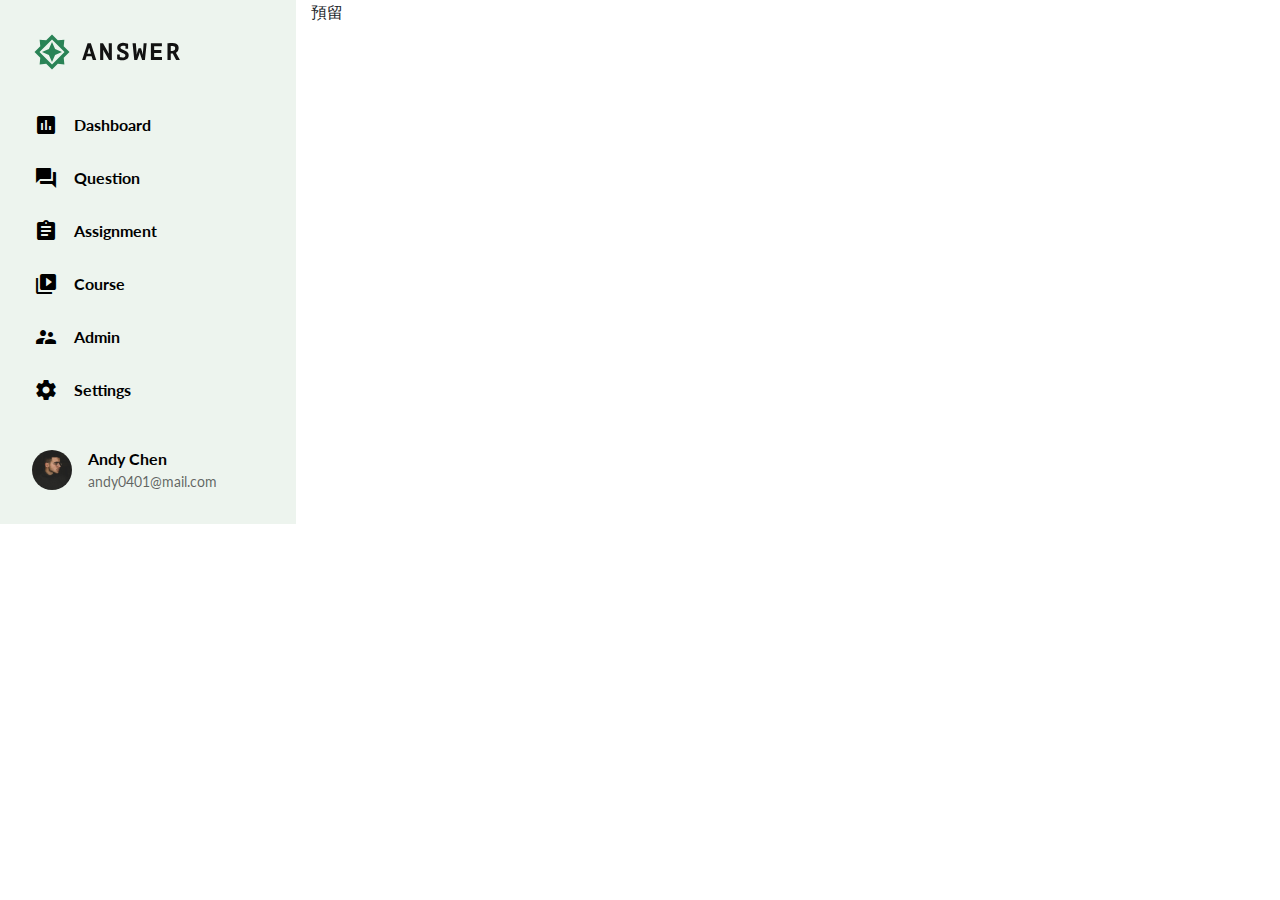
<file: index.html>
<!DOCTYPE html>
<html lang="en">

<head>
  <meta charset="UTF-8">
  <meta name="viewport" content="width=device-width, initial-scale=1.0">
  <meta http-equiv="X-UA-Compatible" content="ie=edge">
  <title>Index</title>
  <link rel="stylesheet" href="https://cdnjs.cloudflare.com/ajax/libs/font-awesome/5.13.0/css/all.min.css" />
  <link href="https://fonts.googleapis.com/css2?family=Lato:wght@400;700&display=swap" rel="stylesheet">
  <link href="https://fonts.googleapis.com/css2?family=Roboto+Mono&display=swap" rel="stylesheet">
  <link href="https://fonts.googleapis.com/icon?family=Material+Icons" rel="stylesheet">
  <link rel="stylesheet" href="./assets/style/all.css">
</head>

<body>
  <div class="d-flex">
    <aside class="sidebar d-flex flex-column py-5 bg-primary">
      <h1 class="logo mb-5 pl-5"><a href="#"></a></h1>
      <ul class="menu">
        <li>
          <a href="#" class="font-weight-bold"><i class="material-icons mr-3">insert_chart</i>Dashboard</a>
        </li>
        <li>
          <a href="#" class="font-weight-bold"><i class="material-icons mr-3">forum</i>Question</a>
        </li>
        <li>
          <a href="assignment.html" class="font-weight-bold"><i class="material-icons mr-3">assignment</i>Assignment</a>
        </li>
        <li>
          <a href="#" class="font-weight-bold"><i class="material-icons mr-3">video_library</i>Course</a>
        </li>
        <li>
          <a href="admin.html" class="font-weight-bold"><i class="material-icons mr-3">supervisor_account</i>Admin</a>
        </li>
        <li>
          <a href="#" class="font-weight-bold"><i class="material-icons mr-3">settings</i>Settings</a>
        </li>
      </ul>
      <div class="user d-flex align-items-center mt-auto pl-5">
        <a href="#"><img src="./assets/images/andychen.jpeg" alt="" class="user__avatar"></a>
        <div class="user__detail ml-3">
          <a href="#" class="user__detail__name mb-1 font-weight-bold">Andy Chen</a>
          <p class="user__detail__other mb-0 text-dark fz-14">andy0401@mail.com</p>
        </div>
      </div>
    </aside>

    
<div class="container">
  <p>預留</p>
</div>

  </div>
  <script src="./assets/js/vendors.js"></script>
  <script src="./assets/js/all.js"></script>
</body>

</html>
</file>
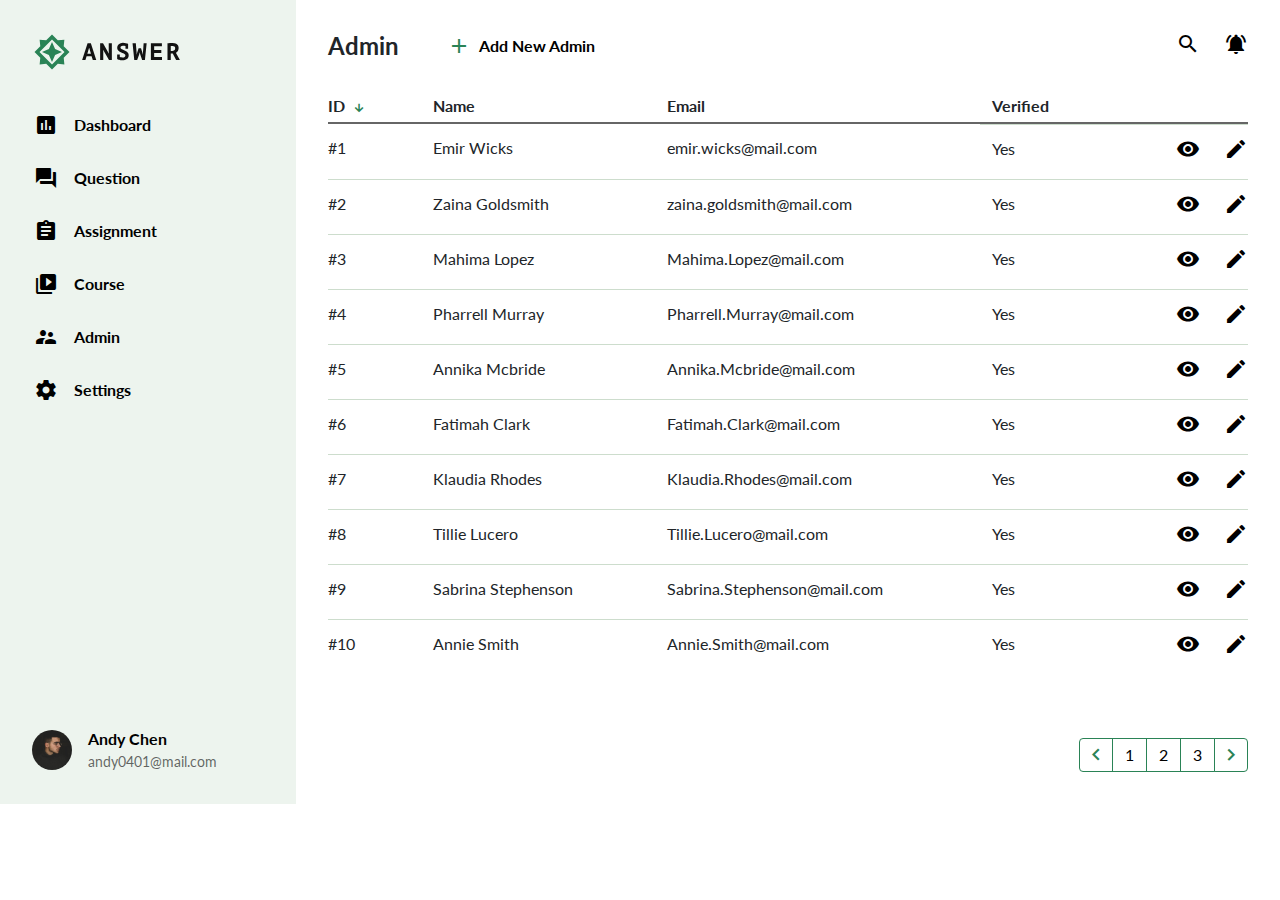
<file: admin.html>
<!DOCTYPE html>
<html lang="en">

<head>
  <meta charset="UTF-8">
  <meta name="viewport" content="width=device-width, initial-scale=1.0">
  <meta http-equiv="X-UA-Compatible" content="ie=edge">
  <title>Admin</title>
  <link rel="stylesheet" href="https://cdnjs.cloudflare.com/ajax/libs/font-awesome/5.13.0/css/all.min.css" />
  <link href="https://fonts.googleapis.com/css2?family=Lato:wght@400;700&display=swap" rel="stylesheet">
  <link href="https://fonts.googleapis.com/css2?family=Roboto+Mono&display=swap" rel="stylesheet">
  <link href="https://fonts.googleapis.com/icon?family=Material+Icons" rel="stylesheet">
  <link rel="stylesheet" href="./assets/style/all.css">
</head>

<body>
  <div class="d-flex">
    <aside class="sidebar d-flex flex-column py-5 bg-primary">
      <h1 class="logo mb-5 pl-5"><a href="#"></a></h1>
      <ul class="menu">
        <li>
          <a href="#" class="font-weight-bold"><i class="material-icons mr-3">insert_chart</i>Dashboard</a>
        </li>
        <li>
          <a href="#" class="font-weight-bold"><i class="material-icons mr-3">forum</i>Question</a>
        </li>
        <li>
          <a href="assignment.html" class="font-weight-bold"><i class="material-icons mr-3">assignment</i>Assignment</a>
        </li>
        <li>
          <a href="#" class="font-weight-bold"><i class="material-icons mr-3">video_library</i>Course</a>
        </li>
        <li>
          <a href="admin.html" class="font-weight-bold"><i class="material-icons mr-3">supervisor_account</i>Admin</a>
        </li>
        <li>
          <a href="#" class="font-weight-bold"><i class="material-icons mr-3">settings</i>Settings</a>
        </li>
      </ul>
      <div class="user d-flex align-items-center mt-auto pl-5">
        <a href="#"><img src="./assets/images/andychen.jpeg" alt="" class="user__avatar"></a>
        <div class="user__detail ml-3">
          <a href="#" class="user__detail__name mb-1 font-weight-bold">Andy Chen</a>
          <p class="user__detail__other mb-0 text-dark fz-14">andy0401@mail.com</p>
        </div>
      </div>
    </aside>

    

<main class="admin container px-3 mx-3">
  <nav class="d-flex justify-content-between mt-5 mb-5">
    <div class="d-flex">
      <h4 class="h4 font-weight-bold mr-6 mb-0">Admin</h4>
      <!-- Button trigger modal -->
      <a href="#" data-toggle="modal" data-target="#addModal"><i
          class="material-icons text-secondary align-middle mr-2">add</i><span class="font-weight-bold align-middle">Add
          New Admin</span></a>
    </div>
    <div class="d-flex">
      <a href="#" class="mr-4"><i class="material-icons">search</i></a>
      <a href="#"><i class="material-icons">notifications_active</i></a>
    </div>
  </nav>

  <table class="table table-hover">
    <thead>
      <tr>
        <th scope="col" class="border-top-0 border-dark pt-0 pb-1 pl-0">ID<a href="#" class="ml-2"><i
              class="material-icons text-secondary align-middle fz-12 font-weight-bold">arrow_downward</i></a></th>
        <th scope="col" class="border-top-0 border-dark pt-0 pb-1">Name</th>
        <th scope="col" class="border-top-0 border-dark pt-0 pb-1">Email</th>
        <th scope="col" class="border-top-0 border-dark pt-0 pb-1">Verified</th>
      </tr>
    </thead>
    <tbody>
      <tr>
        <td scope="row" class="pl-0">#1</th>
        <td>Emir Wicks</td>
        <td>emir.wicks@mail.com</td>
        <td class="d-flex justify-content-between pr-0"><span>Yes</span><span><a href="#" class="mr-4"
              data-toggle="modal" data-target="#viewModal"><i class="material-icons">remove_red_eye</i><a href="#"
                data-toggle="modal" data-target="#editModal"><i class="material-icons">edit</i></a></a></span></td>
      </tr>
      <tr>
        <td scope="row" class="pl-0">#2</td>
        <td>Zaina Goldsmith</td>
        <td>zaina.goldsmith@mail.com</td>
        <td class="d-flex justify-content-between pr-0"><span>Yes</span><span><a href="#" class="mr-4"
              data-toggle="modal" data-target="#viewModal"><i class="material-icons">remove_red_eye</i><a href="#"
                data-toggle="modal" data-target="#editModal"><i class="material-icons">edit</i></a></a></span></td>
      </tr>
      <tr>
        <td scope="row" class="pl-0">#3</td>
        <td>Mahima Lopez</td>
        <td>Mahima.Lopez@mail.com</td>
        <td class="d-flex justify-content-between pr-0"><span>Yes</span><span><a href="#" class="mr-4"
              data-toggle="modal" data-target="#viewModal"><i class="material-icons">remove_red_eye</i><a href="#"
                data-toggle="modal" data-target="#editModal"><i class="material-icons">edit</i></a></a></span></td>
      </tr>
      <tr>
        <td scope="row" class="pl-0">#4</td>
        <td>Pharrell Murray</td>
        <td>Pharrell.Murray@mail.com</td>
        <td class="d-flex justify-content-between pr-0"><span>Yes</span><span><a href="#" class="mr-4"
              data-toggle="modal" data-target="#viewModal"><i class="material-icons">remove_red_eye</i><a href="#"
                data-toggle="modal" data-target="#editModal"><i class="material-icons">edit</i></a></a></span></td>
      </tr>
      <tr>
        <td scope="row" class="pl-0">#5</td>
        <td>Annika Mcbride</td>
        <td>Annika.Mcbride@mail.com</td>
        <td class="d-flex justify-content-between pr-0"><span>Yes</span><span><a href="#" class="mr-4"
              data-toggle="modal" data-target="#viewModal"><i class="material-icons">remove_red_eye</i><a href="#"
                data-toggle="modal" data-target="#editModal"><i class="material-icons">edit</i></a></a></span></td>
      </tr>
      <tr>
        <td scope="row" class="pl-0">#6</td>
        <td>Fatimah Clark</td>
        <td>Fatimah.Clark@mail.com</td>
        <td class="d-flex justify-content-between pr-0"><span>Yes</span><span><a href="#" class="mr-4"
              data-toggle="modal" data-target="#viewModal"><i class="material-icons">remove_red_eye</i><a href="#"
                data-toggle="modal" data-target="#editModal"><i class="material-icons">edit</i></a></a></span></td>
      </tr>
      <tr>
        <td scope="row" class="pl-0">#7</td>
        <td>Klaudia Rhodes</td>
        <td>Klaudia.Rhodes@mail.com</td>
        <td class="d-flex justify-content-between pr-0"><span>Yes</span><span><a href="#" class="mr-4"
              data-toggle="modal" data-target="#viewModal"><i class="material-icons">remove_red_eye</i><a href="#"
                data-toggle="modal" data-target="#editModal"><i class="material-icons">edit</i></a></a></span></td>
      </tr>
      <tr>
        <td scope="row" class="pl-0">#8</td>
        <td>Tillie Lucero</td>
        <td>Tillie.Lucero@mail.com</td>
        <td class="d-flex justify-content-between pr-0"><span>Yes</span><span><a href="#" class="mr-4"
              data-toggle="modal" data-target="#viewModal"><i class="material-icons">remove_red_eye</i><a href="#"
                data-toggle="modal" data-target="#editModal"><i class="material-icons">edit</i></a></a></span></td>
      </tr>
      <tr>
        <td scope="row" class="pl-0">#9</td>
        <td>Sabrina Stephenson</td>
        <td>Sabrina.Stephenson@mail.com</td>
        <td class="d-flex justify-content-between pr-0"><span>Yes</span><span><a href="#" class="mr-4"
              data-toggle="modal" data-target="#viewModal"><i class="material-icons">remove_red_eye</i><a href="#"
                data-toggle="modal" data-target="#editModal"><i class="material-icons">edit</i></a></a></span></td>
      </tr>
      <tr>
        <td scope="row" class="pl-0">#10</td>
        <td>Annie Smith</td>
        <td>Annie.Smith@mail.com</td>
        <td class="d-flex justify-content-between pr-0"><span>Yes</span><span><a href="#" class="mr-4"
              data-toggle="modal" data-target="#viewModal"><i class="material-icons">remove_red_eye</i><a href="#"
                data-toggle="modal" data-target="#editModal"><i class="material-icons">edit</i></a></a></span></td>
      </tr>
    </tbody>
  </table>
  <nav aria-label="Page navigation example">
    <ul class="pagination d-flex justify-content-end pt-6 mb-5">
      <li class="page-item">
        <a class="page-link page-prev page-focus px-1 py-1" href="#" aria-label="Previous">
          <i aria-hidden="true" class="material-icons align-middle">keyboard_arrow_left</i>
        </a>
      </li>
      <li class="page-item"><a class="page-link page-focus py-1 lh-1dot5" href="#">1</a></li>
      <li class="page-item"><a class="page-link page-focus py-1 lh-1dot5" href="#">2</a></li>
      <li class="page-item"><a class="page-link page-focus py-1 lh-1dot5" href="#">3</a></li>
      <li class="page-item">
        <a class="page-link page-next page-focus px-1 py-1" href="#" aria-label="Next">
          <i aria-hidden="true" class="material-icons align-middle">keyboard_arrow_right</i>
        </a>
      </li>
    </ul>
  </nav>

  <!-- addModal -->
  <div class="modal fade" id="addModal" tabindex="-1" role="dialog" aria-labelledby="exampleModalLabel"
    aria-hidden="true">
    <div class="modal-dialog modal-dialog-scrollable">
      <div class="modal-content">
        <div class="modal-header px-5 border-bottom-0">
          <h4 class="modal-title h4 font-weight-bold" id="exampleModalLabel">New Admin</h4>
          <button type="button" class="close" data-dismiss="modal" aria-label="Close">
            <span aria-hidden="true">&times;</span>
          </button>
        </div>
        <div class="modal-body px-5 pb-0">
          <h5 class="h5 font-weight-bold mb-3">Account</h5>
          <div class="form-group">
            <label for="exampleInputName1" class="fz-14 mb-1">Name</label>
            <input type="text" class="form-control border-dark" id="exampleInputName1">
          </div>
          <div class="form-group mb-4">
            <label for="exampleInputEmail1" class="fz-14 mb-1">Email</label>
            <input type="email" class="form-control border-dark" id="exampleInputEmail1"
              aria-describedby="emailHelp">
          </div>
          <div class="border-bottom"></div>
          <h5 class="h5 font-weight-bold mt-4 mb-3">Verification</h5>
          <i class="material-icons text-danger mr-2 align-middle">warning</i><span
            class="align-middle font-weight-bold">Unverified</span>
          <button type="button"
            class="btn btn-outline-secondary border d-block w-100 mt-3 mb-4 py-3 font-weight-bold">Send Verification
            Mail</button>
          <div class="border-bottom"></div>
          <div class="form-group">
            <label for="accessLevel" class="h5 font-weight-bold mt-4 mb-3">Access Level</label>
            <select
              class="custom-select custom-select-lg d-block w-100 h-auto fz-16 py-3 border-dark admin-access-level mb-4"
              id="accessLevel">
              <option selected class="text-dark">-Choose access level-</option>
              <option value="1">One</option>
              <option value="2">Two</option>
              <option value="3">Three</option>
            </select>
          </div>
          <div class="border-bottom"></div>
          <h5 class="h5 mb-3 font-weight-bold">Custom Access</h5>
          <div class="custom-control custom-checkbox mt-4 mb-3 pl-0">
            <input type="checkbox" class="custom-control-input" id="customCheck1">
            <label class="custom-control-label ml-4" for="customCheck1">Lecture</label>
          </div>
          <div class="custom-control custom-checkbox mb-3 pl-0">
            <input type="checkbox" class="custom-control-input" id="customCheck2">
            <label class="custom-control-label ml-4" for="customCheck2">Coupon</label>
          </div>
          <div class="custom-control custom-checkbox mb-3 pl-0">
            <input type="checkbox" class="custom-control-input" id="customCheck3">
            <label class="custom-control-label ml-4" for="customCheck3">Message</label>
          </div>
          <div class="custom-control custom-checkbox mb-3 pl-0">
            <input type="checkbox" class="custom-control-input" id="customCheck4">
            <label class="custom-control-label ml-4" for="customCheck4">Setting</label>
          </div>
          <div class="custom-control custom-checkbox mb-6 pl-0">
            <input type="checkbox" class="custom-control-input" id="customCheck5">
            <label class="custom-control-label ml-4" for="customCheck5">Task menu</label>
          </div>
        </div>
        <div class="modal-footer px-5 pt-0 border-top-0">
          <button type="button" class="btn btn-outline-secondary px-5 py-2 font-weight-bold mr-3"
            data-dismiss="modal">Cancel</button>
          <button type="button" class="btn btn-secondary px-5 py-2 font-weight-bold">Add</button>
        </div>
      </div>
    </div>
  </div>

  <!-- editModal -->
  <div class="modal fade" id="editModal" tabindex="-1" role="dialog" aria-labelledby="exampleModalLabel"
    aria-hidden="true">
    <div class="modal-dialog modal-dialog-scrollable">
      <div class="modal-content">
        <div class="modal-header px-5 py-5 border-bottom-0">
          <h4 class="modal-title h4" id="exampleModalLabel">Edit Admin</h4>
          <button type="button" class="close" data-dismiss="modal" aria-label="Close">
            <span aria-hidden="true">&times;</span>
          </button>
        </div>
        <div class="modal-body px-5 pt-0">
          <h5 class="h5 mb-3">Account</h5>
          <div class="form-group">
            <label for="editInputName" class="mb-1">Name</label>
            <input type="text" class="form-control bg-primary border-0" id="editInputName" aria-describedby="emailHelp" placeholder="Emir Wicks">
          </div>
          <div class="form-group mb-4">
            <label for="editInputEmail" class="mb-1">Email</label>
            <input type="email" class="form-control bg-primary border-0" id="editInputEmail" aria-describedby="emailHelp" placeholder="emir.wicks@mail.com">
          </div>
          <div class="border-bottom"></div>
          <h5 class="h5 mt-4 mb-3">Verification</h5>
          <i class="material-icons text-secondary align-middle mr-2">check_circle</i><span class="align-middle">Verified</span>
          <div class="btn border text-success d-block w-100 mt-3 mb-4 py-3">Send Verification Mail</div>
          <div class="border-bottom"></div>
          <div class="form-group">
            <label for="accessLevelEdit" class="h5 font-weight-bold mt-4 mb-3">Access Level</label>
            <select
              class="custom-select custom-select-lg d-block w-100 h-auto fz-16 py-3 border-dark admin-access-level mb-4"
              id="accessLevelEdit">
              <option selected class="text-dark">-Choose access level-</option>
              <option value="1">One</option>
              <option value="2">Two</option>
              <option value="3">Three</option>
            </select>
          </div>
          <div class="border-bottom"></div>
          <h5 class="h5 mb-3 mt-4 font-weight-bold">Custom Access</h5>
          <div class="custom-control custom-checkbox mt-4 mb-3 pl-0">
            <input type="checkbox" class="custom-control-input" id="lecture">
            <label class="custom-control-label ml-4" for="lecture">Lecture</label>
          </div>
          <div class="custom-control custom-checkbox mb-3 pl-0">
            <input type="checkbox" class="custom-control-input" id="coupon">
            <label class="custom-control-label ml-4" for="coupon">Coupon</label>
          </div>
          <div class="custom-control custom-checkbox mb-3 pl-0">
            <input type="checkbox" class="custom-control-input" id="message">
            <label class="custom-control-label ml-4" for="message">Message</label>
          </div>
          <div class="custom-control custom-checkbox mb-3 pl-0">
            <input type="checkbox" class="custom-control-input" id="setting">
            <label class="custom-control-label ml-4" for="setting">Setting</label>
          </div>
          <div class="custom-control custom-checkbox mb-4 pl-0">
            <input type="checkbox" class="custom-control-input" id="taskMenu">
            <label class="custom-control-label ml-4" for="taskMenu">Task menu</label>
          </div>
          <div class="border-bottom"></div>
          <h5 class="h5 mt-4 mb-3">Deactivate Account</h5>
          <i class="material-icons text-danger mr-2 align-middle">warning</i><span class="text-danger align-middle">This cannot be undone!</span>
          <div class="btn btn-outline-danger d-block w-100 py-3 mt-3 mb-5">Deactivate This Account</div>
        </div>
        <div class="modal-footer border-top-0 mt-3 mx-5 pt-0 px-0">
          <button type="button" class="btn btn-outline-secondary mr-3 mt-0 px-5 py-2 font-weight-bold" data-dismiss="modal">Cancel</button>
          <button type="button" class="btn btn-secondary mx-0 mt-0 px-5 py-2 font-weight-bold">Update</button>
        </div>
      </div>
    </div>
  </div>

  <!-- viewModal -->
  <div class="modal fade" id="viewModal" tabindex="-1" role="dialog" aria-labelledby="exampleModalLabel"
    aria-hidden="true">
    <div class="modal-dialog modal-dialog-centered">
      <div class="modal-content" style="max-width: 480px;">
<!--         <div class="modal-header">
        </div> -->
        <div class="modal-body px-5 pt-5 pb-5">
          <div class="border-0">
            <div class="d-flex">
                <img src="./assets/images/emir.jpeg" alt="" class="align-middle" style="width: 141px;">
                <div class="d-flex flex-column pl-4 pr-0 pt-0 pb-0 w-100">
                  <div class="d-flex justify-content-between">
                    <h6 class="h6 mb-0" id="exampleModalLabel">#1</h6>
                    <button type="button" class="close" data-dismiss="modal" aria-label="Close">
                      <span aria-hidden="true">&times;</span>
                    </button>
                  </div>
                  <p class="mb-0">Admin</p>
                  <h5 class="h5 mb-2 font-weight-bold">Emir Wicks</h5>
                  <p class="mb-3"><small class="text-dark fz-14">emir.wicks@mail.com</small></p>
                  <div class="d-flex justify-content-between">
                    <button class="btn bg-primary py-1 px-2 fz-14 d-inline-block align-middle">Verified</button>
                    <a href="#" class="viewExpand"><i class="material-icons text-secondary align-middle">keyboard_arrow_down</i></a>
                  </div>
                </div>
            </div>
          </div>
        </div>
        <div class="modal-footer pt-0 pb-5 border-top-0 d-none">
          <button type="button" class="btn btn-outline-danger my-0 font-weight-bold px-5 py-2 mr-3" data-dismiss="modal">Deactivate</button>
          <button type="button" class="btn btn-secondary my-0 font-weight-bold px-5 py-2">Edit</button>
        </div>
      </div>
    </div>
  </div>

</main>

  </div>
  <script src="./assets/js/vendors.js"></script>
  <script src="./assets/js/all.js"></script>
</body>

</html>
</file>
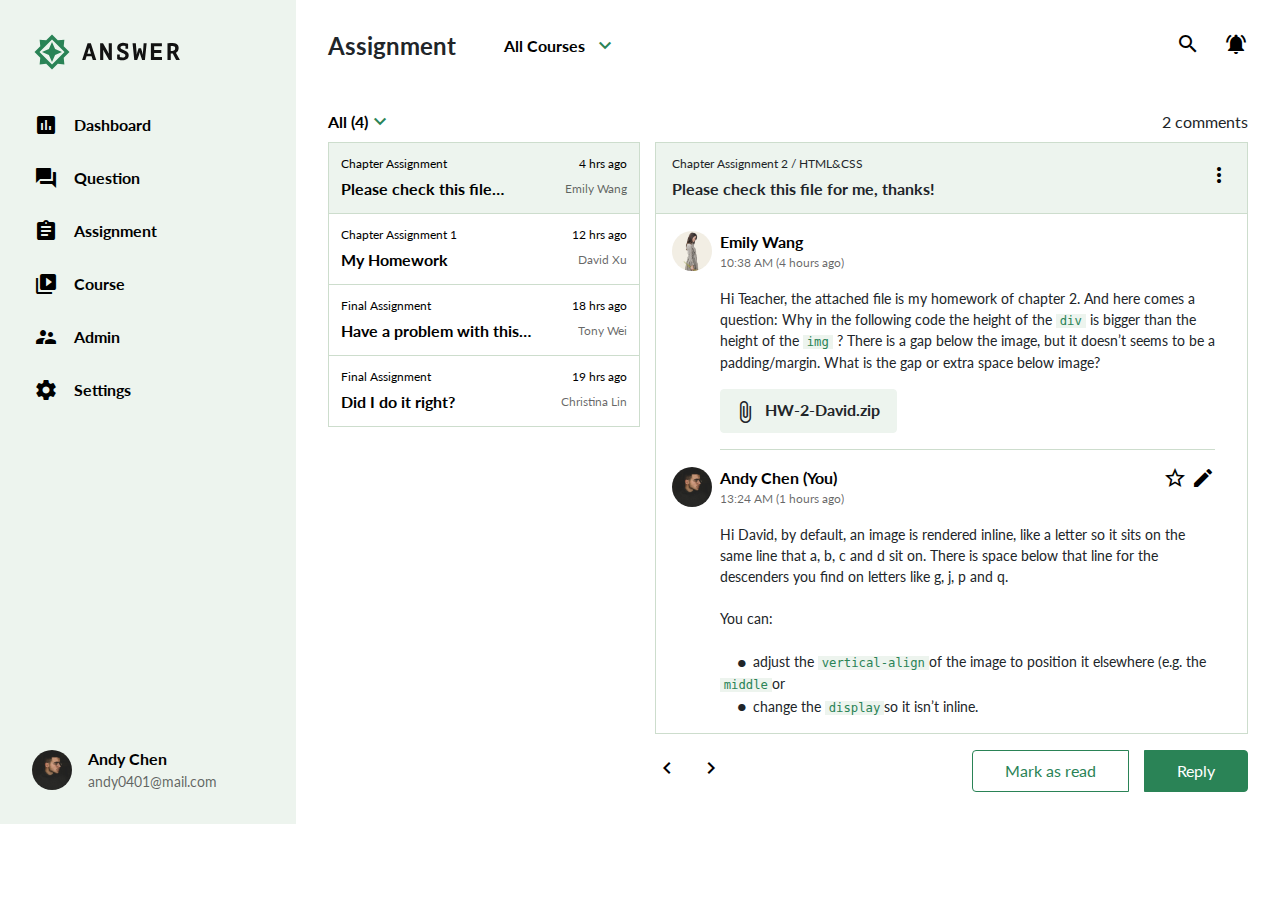
<file: assignment.html>
<!DOCTYPE html>
<html lang="en">

<head>
  <meta charset="UTF-8">
  <meta name="viewport" content="width=device-width, initial-scale=1.0">
  <meta http-equiv="X-UA-Compatible" content="ie=edge">
  <title>Assignment</title>
  <link rel="stylesheet" href="https://cdnjs.cloudflare.com/ajax/libs/font-awesome/5.13.0/css/all.min.css" />
  <link href="https://fonts.googleapis.com/css2?family=Lato:wght@400;700&display=swap" rel="stylesheet">
  <link href="https://fonts.googleapis.com/css2?family=Roboto+Mono&display=swap" rel="stylesheet">
  <link href="https://fonts.googleapis.com/icon?family=Material+Icons" rel="stylesheet">
  <link rel="stylesheet" href="./assets/style/all.css">
</head>

<body>
  <div class="d-flex">
    <aside class="sidebar d-flex flex-column py-5 bg-primary">
      <h1 class="logo mb-5 pl-5"><a href="#"></a></h1>
      <ul class="menu">
        <li>
          <a href="#" class="font-weight-bold"><i class="material-icons mr-3">insert_chart</i>Dashboard</a>
        </li>
        <li>
          <a href="#" class="font-weight-bold"><i class="material-icons mr-3">forum</i>Question</a>
        </li>
        <li>
          <a href="assignment.html" class="font-weight-bold"><i class="material-icons mr-3">assignment</i>Assignment</a>
        </li>
        <li>
          <a href="#" class="font-weight-bold"><i class="material-icons mr-3">video_library</i>Course</a>
        </li>
        <li>
          <a href="admin.html" class="font-weight-bold"><i class="material-icons mr-3">supervisor_account</i>Admin</a>
        </li>
        <li>
          <a href="#" class="font-weight-bold"><i class="material-icons mr-3">settings</i>Settings</a>
        </li>
      </ul>
      <div class="user d-flex align-items-center mt-auto pl-5">
        <a href="#"><img src="./assets/images/andychen.jpeg" alt="" class="user__avatar"></a>
        <div class="user__detail ml-3">
          <a href="#" class="user__detail__name mb-1 font-weight-bold">Andy Chen</a>
          <p class="user__detail__other mb-0 text-dark fz-14">andy0401@mail.com</p>
        </div>
      </div>
    </aside>

    

<main class="assignment container-fluid p-0 mx-5">
  <nav class="d-flex mt-5 mb-6">
    <h4 class="h4 mb-0 font-weight-bold mr-6">Assignment</h4>
    <ul class="courses list-unstyled mb-0">
      <li><a href="#"><span class="font-weight-bold mr-2 align-middle">All Courses</span><i
            class="material-icons text-secondary align-bottom">keyboard_arrow_down</i></a></li>
    </ul>
    <a href="#" class="ml-auto"><i class="material-icons">search</i></a>
    <a href="#"><i class="material-icons ml-4">notifications_active</i></a>

  </nav>
  <div class="row ml-0">
    <div class="col-4 px-0">
      <ul class="list-unstyled font-weight-bold mb-2">
        <li><a href="#">All (4)<i class="material-icons text-secondary align-bottom">keyboard_arrow_down</i></a></li>
      </ul>
      <ul class="list list-unstyled">
        <li class="list-item bg-primary border">
          <a href="#" class="d-block px-2 py-2">
            <p class="d-flex justify-content-between align-items-center mx-1 my-1 fz-12"><span>Chapter
                Assignment</span><span>4 hrs ago</span></p>
            <p class="d-flex justify-content-between align-items-center mx-1 mb-1"><span class="font-weight-bold">Please
                check this file…</span><span class="fz-12 text-dark">Emily Wang</span></p>
          </a>
        </li>
        <li class="list-item border-left border-bottom border-right">
          <a href="#" class="d-block px-2 py-2">
            <p class="d-flex justify-content-between align-items-center mx-1 my-1 fz-12"><span>Chapter Assignment
                1</span><span>12 hrs ago</span></p>
            <p class="d-flex justify-content-between align-items-center mx-1 mb-1"><span class="font-weight-bold">My
                Homework</span><span class="fz-12 text-dark">David Xu</span></p>
          </a>
        </li>
        <li class="list-item border-left border-bottom border-right">
          <a href="#" class="d-block px-2 py-2">
            <p class="d-flex justify-content-between align-items-center mx-1 my-1 fz-12"><span>Final
                Assignment</span><span>18 hrs ago</span></p>
            <p class="d-flex justify-content-between align-items-center mx-1 mb-1"><span class="font-weight-bold">Have a
                problem with this…</span><span class="fz-12 text-dark">Tony Wei</span></p>
          </a>
        </li>
        <li class="list-item border-left border-bottom border-right">
          <a href="#" class="d-block px-2 py-2">
            <p class="d-flex justify-content-between align-items-center mx-1 my-1 fz-12"><span>Final
                Assignment</span><span>19 hrs ago</span></p>
            <p class="d-flex justify-content-between align-items-center mx-1 mb-1"><span class="font-weight-bold">Did I
                do it right?</span><span class="fz-12 text-dark">Christina Lin</span></p>
          </a>
        </li>
      </ul>
    </div>
    <div class="col-8">
      <p class="text-right mb-2">2 comments</p>
      <ul class="list list-unstyled border">
        <li class="list-item d-flex justify-content-between align-items-center px-3 py-2 bg-primary  border-bottom">
          <div class="my-1">
            <p class="fz-12 mb-1">Chapter Assignment 2 / HTML&CSS</p>
            <p class="font-weight-bold mb-0">Please check this file for me, thanks!</p>
          </div>
          <a href="#"><i class="material-icons">more_vert</i></a>
        </li>
        <li class="list-item pl-3 pr-5 pt-3">
          <div class="user d-flex align-items-center mb-3">
            <a href="#"><img src="./assets/images/emilywang.jpeg" alt="" class="user__avatar"></a>
            <div class="user__detail ml-2">
              <a href="#" class="user__detail__name mb-1 font-weight-bold">Emily Wang</a>
              <p class="user__detail__other mb-0 text-dark fz-12">10:38 AM (4 hours ago)</p>
            </div>
          </div>
          <p class="fz-14 pl-6">Hi Teacher, the attached file is my homework of chapter 2. And here comes a question:
            Why in the following code the height of the <code class="text-secondary bg-primary px-1">div</code> is
            bigger than the height of the <code class="text-secondary bg-primary px-1">img</code> ? There is a gap below
            the image, but it doesn’t seems to be a padding/margin. What is the gap or extra space below image?</p>
          <a href="#" class="btn btn-primary ml-6 py-2 pr-3 font-weight-bold"><i
              class="material-icons mr-2 align-middle">attach_file</i>HW-2-David.zip</a>
          <div class="border-top ml-6 my-3"></div>
        </li>
        <li class="list-item px-3 pb-3">
          <div class="d-flex justify-content-between">
            <div class="user d-flex align-items-center mb-3">
              <a href="#"><img src="./assets/images/andychen.jpeg" alt="" class="user__avatar"></a>
              <div class="user__detail ml-2">
                <a href="#" class="user__detail__name mb-1 font-weight-bold">Andy Chen (You)</a>
                <p class="user__detail__other mb-0 text-dark fz-12">13:24 AM (1 hours ago)</p>
              </div>
            </div>
            <div class="icon mr-3">
              <a href="#"><i class="material-icons">star_border</i></a>
              <a href=""><i class="material-icons">edit</i></a>
            </div>
          </div>
          <p class="mb-0 fz-14 mr-3 ml-6">Hi David, by default, an image is rendered inline, like a letter so it sits on
            the same line that a, b, c and d sit on. There is space below that line for the descenders you find on
            letters like g, j, p and q. <br><br> You can: <br><br></p>
          <p class="mb-0 fz-14 mr-3 ml-6 pl-3"><span class="fz-20 lh-1 align-middle">• </span><span
              class="align-middle">adjust the <code class="text-secondary bg-primary px-1">vertical-align</code>of the
              image to position it elsewhere (e.g. the</span></p>
          <p class="mb-0 fz-14 mr-3 ml-6"><code class="text-secondary bg-primary px-1">middle</code>or</p>
          <p class="mb-0 fz-14 mr-3 ml-6 pl-3"><span class="fz-20 lh-1 align-middle">• </span><span
              class="align-middle">change the <code class="text-secondary bg-primary px-1">display</code>so it isn’t
              inline.</span></p>
        </li>
      </ul>
      <div class="d-flex justify-content-between align-items-center mb-5">
        <div class="icon">
          <a href="#" class="mr-3"><i class="material-icons">chevron_left</i></a>
          <a href="#"><i class="material-icons">chevron_right</i></a>
        </div>
        <div class="btn-group">
          <button type="button" class="btn btn-outline-secondary mr-3 py-2 px-5" data-toggle="tool">Mark as
            read</button>
          <button type="button" class="btn btn-secondary py-2 px-5 replayQuestion">Reply</button>
        </div>
      </div>
      <div class="d-none replyAnswer flex-column border">
        <ul class="list-unstyled bg-primary mb-0 w-100 border-bottom">
          <li class="px-3 py-3 w-100 d-flex align-items-center">
            <a href="#" class="mr-4"><span class="font-weight-bold">Body Text</span><i class="material-icons ml-2 align-middle">arrow_drop_down</i></a>
            <a href="#" class="mr-4"><i class="material-icons align-middle">format_bold</i></a>
            <a href="#" class="mr-4"><i class="material-icons align-middle">format_italic</i></a>
            <a href="#" class="mr-4"><i class="material-icons align-middle">format_list_bulleted</i></a>
            <a href="#" class="mr-4"><i class="material-icons align-middle">format_list_numbered</i></a>
            <a href="#" class="mr-4"><i class="material-icons align-middle">image</i></a>
            <a href="#" class="mr-4"><i class="material-icons align-middle">insert_link</i></a>
            <a href="#"><i class="material-icons align-middle">code</i></a>
          </li>
        </ul>
        <textarea name="" id="" cols="30" rows="7" class="border-0 px-4 py-3" placeholder="Reply an answer…"></textarea>
        <div class="d-flex justify-content-end pb-3 px-5 mt-2 bg-white">
          <button class="btn btn-outline-secondary font-weight-bold cancel px-5 py-2 mr-3 cancelReply">Cancel</button>
          <button class="btn btn-secondary font-weight-bold reply px-5 py-2">Reply</button>
        </div>
      </div>
    </div>
  </div>
</main>

  </div>
  <script src="./assets/js/vendors.js"></script>
  <script src="./assets/js/all.js"></script>
</body>

</html>
</file>
<file: assets/style/all.css>
/* Bootstrap4 required */
/*!
 * Bootstrap v4.4.1 (https://getbootstrap.com/)
 * Copyright 2011-2019 The Bootstrap Authors
 * Copyright 2011-2019 Twitter, Inc.
 * Licensed under MIT (https://github.com/twbs/bootstrap/blob/master/LICENSE)
 */
:root {
  --blue: #007bff;
  --indigo: #6610f2;
  --purple: #6f42c1;
  --pink: #E3006E;
  --red: #dc3545;
  --orange: #fd7e14;
  --yellow: #ffc107;
  --green: #28a745;
  --teal: #20c997;
  --cyan: #17a2b8;
  --white: #fff;
  --gray: #707070;
  --gray-dark: #343a40;
  --green-light: #CDDDCD;
  --green-dark: #2A8356;
  --primary: #EDF4EE;
  --secondary: #2A8356;
  --success: #CDDDCD;
  --info: #17a2b8;
  --warning: #ffc107;
  --danger: #E3006E;
  --light: #f8f9fa;
  --dark: rgba(0, 0, 0, 0.6);
  --dark2: #707070;
  --breakpoint-xs: 0;
  --breakpoint-sm: 576px;
  --breakpoint-md: 768px;
  --breakpoint-lg: 992px;
  --breakpoint-xl: 1200px;
  --font-family-sans-serif: -apple-system, BlinkMacSystemFont, "Segoe UI", "Microsoft JhengHei", "Lato", Roboto, "Helvetica Neue", Arial, "Noto Sans", sans-serif, "Apple Color Emoji", "Segoe UI Emoji", "Segoe UI Symbol", "Noto Color Emoji";
  --font-family-monospace: SFMono-Regular, Menlo, Monaco, Consolas, "Liberation Mono", "Courier New", "Roboto Mono" monospace;
}

*,
*::before,
*::after {
  -webkit-box-sizing: border-box;
          box-sizing: border-box;
}

html {
  font-family: sans-serif;
  line-height: 1.15;
  -webkit-text-size-adjust: 100%;
  -webkit-tap-highlight-color: rgba(0, 0, 0, 0);
}

article, aside, figcaption, figure, footer, header, hgroup, main, nav, section {
  display: block;
}

body {
  margin: 0;
  font-family: -apple-system, BlinkMacSystemFont, "Segoe UI", "Microsoft JhengHei", "Lato", Roboto, "Helvetica Neue", Arial, "Noto Sans", sans-serif, "Apple Color Emoji", "Segoe UI Emoji", "Segoe UI Symbol", "Noto Color Emoji";
  font-size: 1rem;
  font-weight: 400;
  line-height: 1.5;
  color: #212529;
  text-align: left;
  background-color: #fff;
}

[tabindex="-1"]:focus:not(:focus-visible) {
  outline: 0 !important;
}

hr {
  -webkit-box-sizing: content-box;
          box-sizing: content-box;
  height: 0;
  overflow: visible;
}

h1, h2, h3, h4, h5, h6 {
  margin-top: 0;
  margin-bottom: 0.5rem;
}

p {
  margin-top: 0;
  margin-bottom: 1rem;
}

abbr[title],
abbr[data-original-title] {
  text-decoration: underline;
  -webkit-text-decoration: underline dotted;
          text-decoration: underline dotted;
  cursor: help;
  border-bottom: 0;
  -webkit-text-decoration-skip-ink: none;
          text-decoration-skip-ink: none;
}

address {
  margin-bottom: 1rem;
  font-style: normal;
  line-height: inherit;
}

ol,
ul,
dl {
  margin-top: 0;
  margin-bottom: 1rem;
}

ol ol,
ul ul,
ol ul,
ul ol {
  margin-bottom: 0;
}

dt {
  font-weight: 700;
}

dd {
  margin-bottom: .5rem;
  margin-left: 0;
}

blockquote {
  margin: 0 0 1rem;
}

b,
strong {
  font-weight: bolder;
}

small {
  font-size: 80%;
}

sub,
sup {
  position: relative;
  font-size: 75%;
  line-height: 0;
  vertical-align: baseline;
}

sub {
  bottom: -.25em;
}

sup {
  top: -.5em;
}

a {
  color: #000000;
  text-decoration: none;
  background-color: transparent;
}

a:hover {
  color: #2A8356;
  text-decoration: none;
}

a:not([href]) {
  color: inherit;
  text-decoration: none;
}

a:not([href]):hover {
  color: inherit;
  text-decoration: none;
}

pre,
code,
kbd,
samp {
  font-family: SFMono-Regular, Menlo, Monaco, Consolas, "Liberation Mono", "Courier New", "Roboto Mono" monospace;
  font-size: 1em;
}

pre {
  margin-top: 0;
  margin-bottom: 1rem;
  overflow: auto;
}

figure {
  margin: 0 0 1rem;
}

img {
  vertical-align: middle;
  border-style: none;
}

svg {
  overflow: hidden;
  vertical-align: middle;
}

table {
  border-collapse: collapse;
}

caption {
  padding-top: 0.75rem;
  padding-bottom: 0.75rem;
  color: #707070;
  text-align: left;
  caption-side: bottom;
}

th {
  text-align: inherit;
}

label {
  display: inline-block;
  margin-bottom: 0.5rem;
}

button {
  border-radius: 0;
}

button:focus {
  outline: 1px dotted;
  outline: 5px auto -webkit-focus-ring-color;
}

input,
button,
select,
optgroup,
textarea {
  margin: 0;
  font-family: inherit;
  font-size: inherit;
  line-height: inherit;
}

button,
input {
  overflow: visible;
}

button,
select {
  text-transform: none;
}

select {
  word-wrap: normal;
}

button,
[type="button"],
[type="reset"],
[type="submit"] {
  -webkit-appearance: button;
}

button:not(:disabled),
[type="button"]:not(:disabled),
[type="reset"]:not(:disabled),
[type="submit"]:not(:disabled) {
  cursor: pointer;
}

button::-moz-focus-inner,
[type="button"]::-moz-focus-inner,
[type="reset"]::-moz-focus-inner,
[type="submit"]::-moz-focus-inner {
  padding: 0;
  border-style: none;
}

input[type="radio"],
input[type="checkbox"] {
  -webkit-box-sizing: border-box;
          box-sizing: border-box;
  padding: 0;
}

input[type="date"],
input[type="time"],
input[type="datetime-local"],
input[type="month"] {
  -webkit-appearance: listbox;
}

textarea {
  overflow: auto;
  resize: vertical;
}

fieldset {
  min-width: 0;
  padding: 0;
  margin: 0;
  border: 0;
}

legend {
  display: block;
  width: 100%;
  max-width: 100%;
  padding: 0;
  margin-bottom: .5rem;
  font-size: 1.5rem;
  line-height: inherit;
  color: inherit;
  white-space: normal;
}

progress {
  vertical-align: baseline;
}

[type="number"]::-webkit-inner-spin-button,
[type="number"]::-webkit-outer-spin-button {
  height: auto;
}

[type="search"] {
  outline-offset: -2px;
  -webkit-appearance: none;
}

[type="search"]::-webkit-search-decoration {
  -webkit-appearance: none;
}

::-webkit-file-upload-button {
  font: inherit;
  -webkit-appearance: button;
}

output {
  display: inline-block;
}

summary {
  display: list-item;
  cursor: pointer;
}

template {
  display: none;
}

[hidden] {
  display: none !important;
}

h1, h2, h3, h4, h5, h6,
.h1, .h2, .h3, .h4, .h5, .h6 {
  margin-bottom: 0.5rem;
  font-weight: 500;
  line-height: 1.2;
}

h1, .h1 {
  font-size: 2.5rem;
}

h2, .h2 {
  font-size: 2rem;
}

h3, .h3 {
  font-size: 1.75rem;
}

h4, .h4 {
  font-size: 1.5rem;
}

h5, .h5 {
  font-size: 1.25rem;
}

h6, .h6 {
  font-size: 1rem;
}

.lead {
  font-size: 1.25rem;
  font-weight: 300;
}

.display-1 {
  font-size: 6rem;
  font-weight: 300;
  line-height: 1.2;
}

.display-2 {
  font-size: 5.5rem;
  font-weight: 300;
  line-height: 1.2;
}

.display-3 {
  font-size: 4.5rem;
  font-weight: 300;
  line-height: 1.2;
}

.display-4 {
  font-size: 3.5rem;
  font-weight: 300;
  line-height: 1.2;
}

hr {
  margin-top: 1rem;
  margin-bottom: 1rem;
  border: 0;
  border-top: 1px solid rgba(0, 0, 0, 0.1);
}

small,
.small {
  font-size: 80%;
  font-weight: 400;
}

mark,
.mark {
  padding: 0.2em;
  background-color: #fcf8e3;
}

.list-unstyled {
  padding-left: 0;
  list-style: none;
}

.list-inline {
  padding-left: 0;
  list-style: none;
}

.list-inline-item {
  display: inline-block;
}

.list-inline-item:not(:last-child) {
  margin-right: 0.5rem;
}

.initialism {
  font-size: 90%;
  text-transform: uppercase;
}

.blockquote {
  margin-bottom: 1rem;
  font-size: 1.25rem;
}

.blockquote-footer {
  display: block;
  font-size: 80%;
  color: #707070;
}

.blockquote-footer::before {
  content: "\2014\00A0";
}

.img-fluid {
  max-width: 100%;
  height: auto;
}

.img-thumbnail {
  padding: 0.25rem;
  background-color: #fff;
  border: 1px solid #dee2e6;
  border-radius: 0.25rem;
  max-width: 100%;
  height: auto;
}

.figure {
  display: inline-block;
}

.figure-img {
  margin-bottom: 0.5rem;
  line-height: 1;
}

.figure-caption {
  font-size: 90%;
  color: #707070;
}

code {
  font-size: 87.5%;
  color: #E3006E;
  word-wrap: break-word;
}

a > code {
  color: inherit;
}

kbd {
  padding: 0.2rem 0.4rem;
  font-size: 87.5%;
  color: #fff;
  background-color: #212529;
  border-radius: 0.2rem;
}

kbd kbd {
  padding: 0;
  font-size: 100%;
  font-weight: 700;
}

pre {
  display: block;
  font-size: 87.5%;
  color: #212529;
}

pre code {
  font-size: inherit;
  color: inherit;
  word-break: normal;
}

.pre-scrollable {
  max-height: 340px;
  overflow-y: scroll;
}

.container {
  width: 100%;
  padding-right: 15px;
  padding-left: 15px;
  margin-right: auto;
  margin-left: auto;
}

@media (min-width: 576px) {
  .container {
    max-width: 540px;
  }
}

@media (min-width: 768px) {
  .container {
    max-width: 720px;
  }
}

@media (min-width: 992px) {
  .container {
    max-width: 960px;
  }
}

@media (min-width: 1200px) {
  .container {
    max-width: 1140px;
  }
}

.container-fluid, .container-sm, .container-md, .container-lg, .container-xl {
  width: 100%;
  padding-right: 15px;
  padding-left: 15px;
  margin-right: auto;
  margin-left: auto;
}

@media (min-width: 576px) {
  .container, .container-sm {
    max-width: 540px;
  }
}

@media (min-width: 768px) {
  .container, .container-sm, .container-md {
    max-width: 720px;
  }
}

@media (min-width: 992px) {
  .container, .container-sm, .container-md, .container-lg {
    max-width: 960px;
  }
}

@media (min-width: 1200px) {
  .container, .container-sm, .container-md, .container-lg, .container-xl {
    max-width: 1140px;
  }
}

.row {
  display: -webkit-box;
  display: -ms-flexbox;
  display: flex;
  -ms-flex-wrap: wrap;
      flex-wrap: wrap;
  margin-right: -15px;
  margin-left: -15px;
}

.no-gutters {
  margin-right: 0;
  margin-left: 0;
}

.no-gutters > .col,
.no-gutters > [class*="col-"] {
  padding-right: 0;
  padding-left: 0;
}

.col-1, .col-2, .col-3, .col-4, .col-5, .col-6, .col-7, .col-8, .col-9, .col-10, .col-11, .col-12, .col,
.col-auto, .col-sm-1, .col-sm-2, .col-sm-3, .col-sm-4, .col-sm-5, .col-sm-6, .col-sm-7, .col-sm-8, .col-sm-9, .col-sm-10, .col-sm-11, .col-sm-12, .col-sm,
.col-sm-auto, .col-md-1, .col-md-2, .col-md-3, .col-md-4, .col-md-5, .col-md-6, .col-md-7, .col-md-8, .col-md-9, .col-md-10, .col-md-11, .col-md-12, .col-md,
.col-md-auto, .col-lg-1, .col-lg-2, .col-lg-3, .col-lg-4, .col-lg-5, .col-lg-6, .col-lg-7, .col-lg-8, .col-lg-9, .col-lg-10, .col-lg-11, .col-lg-12, .col-lg,
.col-lg-auto, .col-xl-1, .col-xl-2, .col-xl-3, .col-xl-4, .col-xl-5, .col-xl-6, .col-xl-7, .col-xl-8, .col-xl-9, .col-xl-10, .col-xl-11, .col-xl-12, .col-xl,
.col-xl-auto {
  position: relative;
  width: 100%;
  padding-right: 15px;
  padding-left: 15px;
}

.col {
  -ms-flex-preferred-size: 0;
      flex-basis: 0;
  -webkit-box-flex: 1;
      -ms-flex-positive: 1;
          flex-grow: 1;
  max-width: 100%;
}

.row-cols-1 > * {
  -webkit-box-flex: 0;
      -ms-flex: 0 0 100%;
          flex: 0 0 100%;
  max-width: 100%;
}

.row-cols-2 > * {
  -webkit-box-flex: 0;
      -ms-flex: 0 0 50%;
          flex: 0 0 50%;
  max-width: 50%;
}

.row-cols-3 > * {
  -webkit-box-flex: 0;
      -ms-flex: 0 0 33.33333%;
          flex: 0 0 33.33333%;
  max-width: 33.33333%;
}

.row-cols-4 > * {
  -webkit-box-flex: 0;
      -ms-flex: 0 0 25%;
          flex: 0 0 25%;
  max-width: 25%;
}

.row-cols-5 > * {
  -webkit-box-flex: 0;
      -ms-flex: 0 0 20%;
          flex: 0 0 20%;
  max-width: 20%;
}

.row-cols-6 > * {
  -webkit-box-flex: 0;
      -ms-flex: 0 0 16.66667%;
          flex: 0 0 16.66667%;
  max-width: 16.66667%;
}

.col-auto {
  -webkit-box-flex: 0;
      -ms-flex: 0 0 auto;
          flex: 0 0 auto;
  width: auto;
  max-width: 100%;
}

.col-1 {
  -webkit-box-flex: 0;
      -ms-flex: 0 0 8.33333%;
          flex: 0 0 8.33333%;
  max-width: 8.33333%;
}

.col-2 {
  -webkit-box-flex: 0;
      -ms-flex: 0 0 16.66667%;
          flex: 0 0 16.66667%;
  max-width: 16.66667%;
}

.col-3 {
  -webkit-box-flex: 0;
      -ms-flex: 0 0 25%;
          flex: 0 0 25%;
  max-width: 25%;
}

.col-4 {
  -webkit-box-flex: 0;
      -ms-flex: 0 0 33.33333%;
          flex: 0 0 33.33333%;
  max-width: 33.33333%;
}

.col-5 {
  -webkit-box-flex: 0;
      -ms-flex: 0 0 41.66667%;
          flex: 0 0 41.66667%;
  max-width: 41.66667%;
}

.col-6 {
  -webkit-box-flex: 0;
      -ms-flex: 0 0 50%;
          flex: 0 0 50%;
  max-width: 50%;
}

.col-7 {
  -webkit-box-flex: 0;
      -ms-flex: 0 0 58.33333%;
          flex: 0 0 58.33333%;
  max-width: 58.33333%;
}

.col-8 {
  -webkit-box-flex: 0;
      -ms-flex: 0 0 66.66667%;
          flex: 0 0 66.66667%;
  max-width: 66.66667%;
}

.col-9 {
  -webkit-box-flex: 0;
      -ms-flex: 0 0 75%;
          flex: 0 0 75%;
  max-width: 75%;
}

.col-10 {
  -webkit-box-flex: 0;
      -ms-flex: 0 0 83.33333%;
          flex: 0 0 83.33333%;
  max-width: 83.33333%;
}

.col-11 {
  -webkit-box-flex: 0;
      -ms-flex: 0 0 91.66667%;
          flex: 0 0 91.66667%;
  max-width: 91.66667%;
}

.col-12 {
  -webkit-box-flex: 0;
      -ms-flex: 0 0 100%;
          flex: 0 0 100%;
  max-width: 100%;
}

.order-first {
  -webkit-box-ordinal-group: 0;
      -ms-flex-order: -1;
          order: -1;
}

.order-last {
  -webkit-box-ordinal-group: 14;
      -ms-flex-order: 13;
          order: 13;
}

.order-0 {
  -webkit-box-ordinal-group: 1;
      -ms-flex-order: 0;
          order: 0;
}

.order-1 {
  -webkit-box-ordinal-group: 2;
      -ms-flex-order: 1;
          order: 1;
}

.order-2 {
  -webkit-box-ordinal-group: 3;
      -ms-flex-order: 2;
          order: 2;
}

.order-3 {
  -webkit-box-ordinal-group: 4;
      -ms-flex-order: 3;
          order: 3;
}

.order-4 {
  -webkit-box-ordinal-group: 5;
      -ms-flex-order: 4;
          order: 4;
}

.order-5 {
  -webkit-box-ordinal-group: 6;
      -ms-flex-order: 5;
          order: 5;
}

.order-6 {
  -webkit-box-ordinal-group: 7;
      -ms-flex-order: 6;
          order: 6;
}

.order-7 {
  -webkit-box-ordinal-group: 8;
      -ms-flex-order: 7;
          order: 7;
}

.order-8 {
  -webkit-box-ordinal-group: 9;
      -ms-flex-order: 8;
          order: 8;
}

.order-9 {
  -webkit-box-ordinal-group: 10;
      -ms-flex-order: 9;
          order: 9;
}

.order-10 {
  -webkit-box-ordinal-group: 11;
      -ms-flex-order: 10;
          order: 10;
}

.order-11 {
  -webkit-box-ordinal-group: 12;
      -ms-flex-order: 11;
          order: 11;
}

.order-12 {
  -webkit-box-ordinal-group: 13;
      -ms-flex-order: 12;
          order: 12;
}

.offset-1 {
  margin-left: 8.33333%;
}

.offset-2 {
  margin-left: 16.66667%;
}

.offset-3 {
  margin-left: 25%;
}

.offset-4 {
  margin-left: 33.33333%;
}

.offset-5 {
  margin-left: 41.66667%;
}

.offset-6 {
  margin-left: 50%;
}

.offset-7 {
  margin-left: 58.33333%;
}

.offset-8 {
  margin-left: 66.66667%;
}

.offset-9 {
  margin-left: 75%;
}

.offset-10 {
  margin-left: 83.33333%;
}

.offset-11 {
  margin-left: 91.66667%;
}

@media (min-width: 576px) {
  .col-sm {
    -ms-flex-preferred-size: 0;
        flex-basis: 0;
    -webkit-box-flex: 1;
        -ms-flex-positive: 1;
            flex-grow: 1;
    max-width: 100%;
  }
  .row-cols-sm-1 > * {
    -webkit-box-flex: 0;
        -ms-flex: 0 0 100%;
            flex: 0 0 100%;
    max-width: 100%;
  }
  .row-cols-sm-2 > * {
    -webkit-box-flex: 0;
        -ms-flex: 0 0 50%;
            flex: 0 0 50%;
    max-width: 50%;
  }
  .row-cols-sm-3 > * {
    -webkit-box-flex: 0;
        -ms-flex: 0 0 33.33333%;
            flex: 0 0 33.33333%;
    max-width: 33.33333%;
  }
  .row-cols-sm-4 > * {
    -webkit-box-flex: 0;
        -ms-flex: 0 0 25%;
            flex: 0 0 25%;
    max-width: 25%;
  }
  .row-cols-sm-5 > * {
    -webkit-box-flex: 0;
        -ms-flex: 0 0 20%;
            flex: 0 0 20%;
    max-width: 20%;
  }
  .row-cols-sm-6 > * {
    -webkit-box-flex: 0;
        -ms-flex: 0 0 16.66667%;
            flex: 0 0 16.66667%;
    max-width: 16.66667%;
  }
  .col-sm-auto {
    -webkit-box-flex: 0;
        -ms-flex: 0 0 auto;
            flex: 0 0 auto;
    width: auto;
    max-width: 100%;
  }
  .col-sm-1 {
    -webkit-box-flex: 0;
        -ms-flex: 0 0 8.33333%;
            flex: 0 0 8.33333%;
    max-width: 8.33333%;
  }
  .col-sm-2 {
    -webkit-box-flex: 0;
        -ms-flex: 0 0 16.66667%;
            flex: 0 0 16.66667%;
    max-width: 16.66667%;
  }
  .col-sm-3 {
    -webkit-box-flex: 0;
        -ms-flex: 0 0 25%;
            flex: 0 0 25%;
    max-width: 25%;
  }
  .col-sm-4 {
    -webkit-box-flex: 0;
        -ms-flex: 0 0 33.33333%;
            flex: 0 0 33.33333%;
    max-width: 33.33333%;
  }
  .col-sm-5 {
    -webkit-box-flex: 0;
        -ms-flex: 0 0 41.66667%;
            flex: 0 0 41.66667%;
    max-width: 41.66667%;
  }
  .col-sm-6 {
    -webkit-box-flex: 0;
        -ms-flex: 0 0 50%;
            flex: 0 0 50%;
    max-width: 50%;
  }
  .col-sm-7 {
    -webkit-box-flex: 0;
        -ms-flex: 0 0 58.33333%;
            flex: 0 0 58.33333%;
    max-width: 58.33333%;
  }
  .col-sm-8 {
    -webkit-box-flex: 0;
        -ms-flex: 0 0 66.66667%;
            flex: 0 0 66.66667%;
    max-width: 66.66667%;
  }
  .col-sm-9 {
    -webkit-box-flex: 0;
        -ms-flex: 0 0 75%;
            flex: 0 0 75%;
    max-width: 75%;
  }
  .col-sm-10 {
    -webkit-box-flex: 0;
        -ms-flex: 0 0 83.33333%;
            flex: 0 0 83.33333%;
    max-width: 83.33333%;
  }
  .col-sm-11 {
    -webkit-box-flex: 0;
        -ms-flex: 0 0 91.66667%;
            flex: 0 0 91.66667%;
    max-width: 91.66667%;
  }
  .col-sm-12 {
    -webkit-box-flex: 0;
        -ms-flex: 0 0 100%;
            flex: 0 0 100%;
    max-width: 100%;
  }
  .order-sm-first {
    -webkit-box-ordinal-group: 0;
        -ms-flex-order: -1;
            order: -1;
  }
  .order-sm-last {
    -webkit-box-ordinal-group: 14;
        -ms-flex-order: 13;
            order: 13;
  }
  .order-sm-0 {
    -webkit-box-ordinal-group: 1;
        -ms-flex-order: 0;
            order: 0;
  }
  .order-sm-1 {
    -webkit-box-ordinal-group: 2;
        -ms-flex-order: 1;
            order: 1;
  }
  .order-sm-2 {
    -webkit-box-ordinal-group: 3;
        -ms-flex-order: 2;
            order: 2;
  }
  .order-sm-3 {
    -webkit-box-ordinal-group: 4;
        -ms-flex-order: 3;
            order: 3;
  }
  .order-sm-4 {
    -webkit-box-ordinal-group: 5;
        -ms-flex-order: 4;
            order: 4;
  }
  .order-sm-5 {
    -webkit-box-ordinal-group: 6;
        -ms-flex-order: 5;
            order: 5;
  }
  .order-sm-6 {
    -webkit-box-ordinal-group: 7;
        -ms-flex-order: 6;
            order: 6;
  }
  .order-sm-7 {
    -webkit-box-ordinal-group: 8;
        -ms-flex-order: 7;
            order: 7;
  }
  .order-sm-8 {
    -webkit-box-ordinal-group: 9;
        -ms-flex-order: 8;
            order: 8;
  }
  .order-sm-9 {
    -webkit-box-ordinal-group: 10;
        -ms-flex-order: 9;
            order: 9;
  }
  .order-sm-10 {
    -webkit-box-ordinal-group: 11;
        -ms-flex-order: 10;
            order: 10;
  }
  .order-sm-11 {
    -webkit-box-ordinal-group: 12;
        -ms-flex-order: 11;
            order: 11;
  }
  .order-sm-12 {
    -webkit-box-ordinal-group: 13;
        -ms-flex-order: 12;
            order: 12;
  }
  .offset-sm-0 {
    margin-left: 0;
  }
  .offset-sm-1 {
    margin-left: 8.33333%;
  }
  .offset-sm-2 {
    margin-left: 16.66667%;
  }
  .offset-sm-3 {
    margin-left: 25%;
  }
  .offset-sm-4 {
    margin-left: 33.33333%;
  }
  .offset-sm-5 {
    margin-left: 41.66667%;
  }
  .offset-sm-6 {
    margin-left: 50%;
  }
  .offset-sm-7 {
    margin-left: 58.33333%;
  }
  .offset-sm-8 {
    margin-left: 66.66667%;
  }
  .offset-sm-9 {
    margin-left: 75%;
  }
  .offset-sm-10 {
    margin-left: 83.33333%;
  }
  .offset-sm-11 {
    margin-left: 91.66667%;
  }
}

@media (min-width: 768px) {
  .col-md {
    -ms-flex-preferred-size: 0;
        flex-basis: 0;
    -webkit-box-flex: 1;
        -ms-flex-positive: 1;
            flex-grow: 1;
    max-width: 100%;
  }
  .row-cols-md-1 > * {
    -webkit-box-flex: 0;
        -ms-flex: 0 0 100%;
            flex: 0 0 100%;
    max-width: 100%;
  }
  .row-cols-md-2 > * {
    -webkit-box-flex: 0;
        -ms-flex: 0 0 50%;
            flex: 0 0 50%;
    max-width: 50%;
  }
  .row-cols-md-3 > * {
    -webkit-box-flex: 0;
        -ms-flex: 0 0 33.33333%;
            flex: 0 0 33.33333%;
    max-width: 33.33333%;
  }
  .row-cols-md-4 > * {
    -webkit-box-flex: 0;
        -ms-flex: 0 0 25%;
            flex: 0 0 25%;
    max-width: 25%;
  }
  .row-cols-md-5 > * {
    -webkit-box-flex: 0;
        -ms-flex: 0 0 20%;
            flex: 0 0 20%;
    max-width: 20%;
  }
  .row-cols-md-6 > * {
    -webkit-box-flex: 0;
        -ms-flex: 0 0 16.66667%;
            flex: 0 0 16.66667%;
    max-width: 16.66667%;
  }
  .col-md-auto {
    -webkit-box-flex: 0;
        -ms-flex: 0 0 auto;
            flex: 0 0 auto;
    width: auto;
    max-width: 100%;
  }
  .col-md-1 {
    -webkit-box-flex: 0;
        -ms-flex: 0 0 8.33333%;
            flex: 0 0 8.33333%;
    max-width: 8.33333%;
  }
  .col-md-2 {
    -webkit-box-flex: 0;
        -ms-flex: 0 0 16.66667%;
            flex: 0 0 16.66667%;
    max-width: 16.66667%;
  }
  .col-md-3 {
    -webkit-box-flex: 0;
        -ms-flex: 0 0 25%;
            flex: 0 0 25%;
    max-width: 25%;
  }
  .col-md-4 {
    -webkit-box-flex: 0;
        -ms-flex: 0 0 33.33333%;
            flex: 0 0 33.33333%;
    max-width: 33.33333%;
  }
  .col-md-5 {
    -webkit-box-flex: 0;
        -ms-flex: 0 0 41.66667%;
            flex: 0 0 41.66667%;
    max-width: 41.66667%;
  }
  .col-md-6 {
    -webkit-box-flex: 0;
        -ms-flex: 0 0 50%;
            flex: 0 0 50%;
    max-width: 50%;
  }
  .col-md-7 {
    -webkit-box-flex: 0;
        -ms-flex: 0 0 58.33333%;
            flex: 0 0 58.33333%;
    max-width: 58.33333%;
  }
  .col-md-8 {
    -webkit-box-flex: 0;
        -ms-flex: 0 0 66.66667%;
            flex: 0 0 66.66667%;
    max-width: 66.66667%;
  }
  .col-md-9 {
    -webkit-box-flex: 0;
        -ms-flex: 0 0 75%;
            flex: 0 0 75%;
    max-width: 75%;
  }
  .col-md-10 {
    -webkit-box-flex: 0;
        -ms-flex: 0 0 83.33333%;
            flex: 0 0 83.33333%;
    max-width: 83.33333%;
  }
  .col-md-11 {
    -webkit-box-flex: 0;
        -ms-flex: 0 0 91.66667%;
            flex: 0 0 91.66667%;
    max-width: 91.66667%;
  }
  .col-md-12 {
    -webkit-box-flex: 0;
        -ms-flex: 0 0 100%;
            flex: 0 0 100%;
    max-width: 100%;
  }
  .order-md-first {
    -webkit-box-ordinal-group: 0;
        -ms-flex-order: -1;
            order: -1;
  }
  .order-md-last {
    -webkit-box-ordinal-group: 14;
        -ms-flex-order: 13;
            order: 13;
  }
  .order-md-0 {
    -webkit-box-ordinal-group: 1;
        -ms-flex-order: 0;
            order: 0;
  }
  .order-md-1 {
    -webkit-box-ordinal-group: 2;
        -ms-flex-order: 1;
            order: 1;
  }
  .order-md-2 {
    -webkit-box-ordinal-group: 3;
        -ms-flex-order: 2;
            order: 2;
  }
  .order-md-3 {
    -webkit-box-ordinal-group: 4;
        -ms-flex-order: 3;
            order: 3;
  }
  .order-md-4 {
    -webkit-box-ordinal-group: 5;
        -ms-flex-order: 4;
            order: 4;
  }
  .order-md-5 {
    -webkit-box-ordinal-group: 6;
        -ms-flex-order: 5;
            order: 5;
  }
  .order-md-6 {
    -webkit-box-ordinal-group: 7;
        -ms-flex-order: 6;
            order: 6;
  }
  .order-md-7 {
    -webkit-box-ordinal-group: 8;
        -ms-flex-order: 7;
            order: 7;
  }
  .order-md-8 {
    -webkit-box-ordinal-group: 9;
        -ms-flex-order: 8;
            order: 8;
  }
  .order-md-9 {
    -webkit-box-ordinal-group: 10;
        -ms-flex-order: 9;
            order: 9;
  }
  .order-md-10 {
    -webkit-box-ordinal-group: 11;
        -ms-flex-order: 10;
            order: 10;
  }
  .order-md-11 {
    -webkit-box-ordinal-group: 12;
        -ms-flex-order: 11;
            order: 11;
  }
  .order-md-12 {
    -webkit-box-ordinal-group: 13;
        -ms-flex-order: 12;
            order: 12;
  }
  .offset-md-0 {
    margin-left: 0;
  }
  .offset-md-1 {
    margin-left: 8.33333%;
  }
  .offset-md-2 {
    margin-left: 16.66667%;
  }
  .offset-md-3 {
    margin-left: 25%;
  }
  .offset-md-4 {
    margin-left: 33.33333%;
  }
  .offset-md-5 {
    margin-left: 41.66667%;
  }
  .offset-md-6 {
    margin-left: 50%;
  }
  .offset-md-7 {
    margin-left: 58.33333%;
  }
  .offset-md-8 {
    margin-left: 66.66667%;
  }
  .offset-md-9 {
    margin-left: 75%;
  }
  .offset-md-10 {
    margin-left: 83.33333%;
  }
  .offset-md-11 {
    margin-left: 91.66667%;
  }
}

@media (min-width: 992px) {
  .col-lg {
    -ms-flex-preferred-size: 0;
        flex-basis: 0;
    -webkit-box-flex: 1;
        -ms-flex-positive: 1;
            flex-grow: 1;
    max-width: 100%;
  }
  .row-cols-lg-1 > * {
    -webkit-box-flex: 0;
        -ms-flex: 0 0 100%;
            flex: 0 0 100%;
    max-width: 100%;
  }
  .row-cols-lg-2 > * {
    -webkit-box-flex: 0;
        -ms-flex: 0 0 50%;
            flex: 0 0 50%;
    max-width: 50%;
  }
  .row-cols-lg-3 > * {
    -webkit-box-flex: 0;
        -ms-flex: 0 0 33.33333%;
            flex: 0 0 33.33333%;
    max-width: 33.33333%;
  }
  .row-cols-lg-4 > * {
    -webkit-box-flex: 0;
        -ms-flex: 0 0 25%;
            flex: 0 0 25%;
    max-width: 25%;
  }
  .row-cols-lg-5 > * {
    -webkit-box-flex: 0;
        -ms-flex: 0 0 20%;
            flex: 0 0 20%;
    max-width: 20%;
  }
  .row-cols-lg-6 > * {
    -webkit-box-flex: 0;
        -ms-flex: 0 0 16.66667%;
            flex: 0 0 16.66667%;
    max-width: 16.66667%;
  }
  .col-lg-auto {
    -webkit-box-flex: 0;
        -ms-flex: 0 0 auto;
            flex: 0 0 auto;
    width: auto;
    max-width: 100%;
  }
  .col-lg-1 {
    -webkit-box-flex: 0;
        -ms-flex: 0 0 8.33333%;
            flex: 0 0 8.33333%;
    max-width: 8.33333%;
  }
  .col-lg-2 {
    -webkit-box-flex: 0;
        -ms-flex: 0 0 16.66667%;
            flex: 0 0 16.66667%;
    max-width: 16.66667%;
  }
  .col-lg-3 {
    -webkit-box-flex: 0;
        -ms-flex: 0 0 25%;
            flex: 0 0 25%;
    max-width: 25%;
  }
  .col-lg-4 {
    -webkit-box-flex: 0;
        -ms-flex: 0 0 33.33333%;
            flex: 0 0 33.33333%;
    max-width: 33.33333%;
  }
  .col-lg-5 {
    -webkit-box-flex: 0;
        -ms-flex: 0 0 41.66667%;
            flex: 0 0 41.66667%;
    max-width: 41.66667%;
  }
  .col-lg-6 {
    -webkit-box-flex: 0;
        -ms-flex: 0 0 50%;
            flex: 0 0 50%;
    max-width: 50%;
  }
  .col-lg-7 {
    -webkit-box-flex: 0;
        -ms-flex: 0 0 58.33333%;
            flex: 0 0 58.33333%;
    max-width: 58.33333%;
  }
  .col-lg-8 {
    -webkit-box-flex: 0;
        -ms-flex: 0 0 66.66667%;
            flex: 0 0 66.66667%;
    max-width: 66.66667%;
  }
  .col-lg-9 {
    -webkit-box-flex: 0;
        -ms-flex: 0 0 75%;
            flex: 0 0 75%;
    max-width: 75%;
  }
  .col-lg-10 {
    -webkit-box-flex: 0;
        -ms-flex: 0 0 83.33333%;
            flex: 0 0 83.33333%;
    max-width: 83.33333%;
  }
  .col-lg-11 {
    -webkit-box-flex: 0;
        -ms-flex: 0 0 91.66667%;
            flex: 0 0 91.66667%;
    max-width: 91.66667%;
  }
  .col-lg-12 {
    -webkit-box-flex: 0;
        -ms-flex: 0 0 100%;
            flex: 0 0 100%;
    max-width: 100%;
  }
  .order-lg-first {
    -webkit-box-ordinal-group: 0;
        -ms-flex-order: -1;
            order: -1;
  }
  .order-lg-last {
    -webkit-box-ordinal-group: 14;
        -ms-flex-order: 13;
            order: 13;
  }
  .order-lg-0 {
    -webkit-box-ordinal-group: 1;
        -ms-flex-order: 0;
            order: 0;
  }
  .order-lg-1 {
    -webkit-box-ordinal-group: 2;
        -ms-flex-order: 1;
            order: 1;
  }
  .order-lg-2 {
    -webkit-box-ordinal-group: 3;
        -ms-flex-order: 2;
            order: 2;
  }
  .order-lg-3 {
    -webkit-box-ordinal-group: 4;
        -ms-flex-order: 3;
            order: 3;
  }
  .order-lg-4 {
    -webkit-box-ordinal-group: 5;
        -ms-flex-order: 4;
            order: 4;
  }
  .order-lg-5 {
    -webkit-box-ordinal-group: 6;
        -ms-flex-order: 5;
            order: 5;
  }
  .order-lg-6 {
    -webkit-box-ordinal-group: 7;
        -ms-flex-order: 6;
            order: 6;
  }
  .order-lg-7 {
    -webkit-box-ordinal-group: 8;
        -ms-flex-order: 7;
            order: 7;
  }
  .order-lg-8 {
    -webkit-box-ordinal-group: 9;
        -ms-flex-order: 8;
            order: 8;
  }
  .order-lg-9 {
    -webkit-box-ordinal-group: 10;
        -ms-flex-order: 9;
            order: 9;
  }
  .order-lg-10 {
    -webkit-box-ordinal-group: 11;
        -ms-flex-order: 10;
            order: 10;
  }
  .order-lg-11 {
    -webkit-box-ordinal-group: 12;
        -ms-flex-order: 11;
            order: 11;
  }
  .order-lg-12 {
    -webkit-box-ordinal-group: 13;
        -ms-flex-order: 12;
            order: 12;
  }
  .offset-lg-0 {
    margin-left: 0;
  }
  .offset-lg-1 {
    margin-left: 8.33333%;
  }
  .offset-lg-2 {
    margin-left: 16.66667%;
  }
  .offset-lg-3 {
    margin-left: 25%;
  }
  .offset-lg-4 {
    margin-left: 33.33333%;
  }
  .offset-lg-5 {
    margin-left: 41.66667%;
  }
  .offset-lg-6 {
    margin-left: 50%;
  }
  .offset-lg-7 {
    margin-left: 58.33333%;
  }
  .offset-lg-8 {
    margin-left: 66.66667%;
  }
  .offset-lg-9 {
    margin-left: 75%;
  }
  .offset-lg-10 {
    margin-left: 83.33333%;
  }
  .offset-lg-11 {
    margin-left: 91.66667%;
  }
}

@media (min-width: 1200px) {
  .col-xl {
    -ms-flex-preferred-size: 0;
        flex-basis: 0;
    -webkit-box-flex: 1;
        -ms-flex-positive: 1;
            flex-grow: 1;
    max-width: 100%;
  }
  .row-cols-xl-1 > * {
    -webkit-box-flex: 0;
        -ms-flex: 0 0 100%;
            flex: 0 0 100%;
    max-width: 100%;
  }
  .row-cols-xl-2 > * {
    -webkit-box-flex: 0;
        -ms-flex: 0 0 50%;
            flex: 0 0 50%;
    max-width: 50%;
  }
  .row-cols-xl-3 > * {
    -webkit-box-flex: 0;
        -ms-flex: 0 0 33.33333%;
            flex: 0 0 33.33333%;
    max-width: 33.33333%;
  }
  .row-cols-xl-4 > * {
    -webkit-box-flex: 0;
        -ms-flex: 0 0 25%;
            flex: 0 0 25%;
    max-width: 25%;
  }
  .row-cols-xl-5 > * {
    -webkit-box-flex: 0;
        -ms-flex: 0 0 20%;
            flex: 0 0 20%;
    max-width: 20%;
  }
  .row-cols-xl-6 > * {
    -webkit-box-flex: 0;
        -ms-flex: 0 0 16.66667%;
            flex: 0 0 16.66667%;
    max-width: 16.66667%;
  }
  .col-xl-auto {
    -webkit-box-flex: 0;
        -ms-flex: 0 0 auto;
            flex: 0 0 auto;
    width: auto;
    max-width: 100%;
  }
  .col-xl-1 {
    -webkit-box-flex: 0;
        -ms-flex: 0 0 8.33333%;
            flex: 0 0 8.33333%;
    max-width: 8.33333%;
  }
  .col-xl-2 {
    -webkit-box-flex: 0;
        -ms-flex: 0 0 16.66667%;
            flex: 0 0 16.66667%;
    max-width: 16.66667%;
  }
  .col-xl-3 {
    -webkit-box-flex: 0;
        -ms-flex: 0 0 25%;
            flex: 0 0 25%;
    max-width: 25%;
  }
  .col-xl-4 {
    -webkit-box-flex: 0;
        -ms-flex: 0 0 33.33333%;
            flex: 0 0 33.33333%;
    max-width: 33.33333%;
  }
  .col-xl-5 {
    -webkit-box-flex: 0;
        -ms-flex: 0 0 41.66667%;
            flex: 0 0 41.66667%;
    max-width: 41.66667%;
  }
  .col-xl-6 {
    -webkit-box-flex: 0;
        -ms-flex: 0 0 50%;
            flex: 0 0 50%;
    max-width: 50%;
  }
  .col-xl-7 {
    -webkit-box-flex: 0;
        -ms-flex: 0 0 58.33333%;
            flex: 0 0 58.33333%;
    max-width: 58.33333%;
  }
  .col-xl-8 {
    -webkit-box-flex: 0;
        -ms-flex: 0 0 66.66667%;
            flex: 0 0 66.66667%;
    max-width: 66.66667%;
  }
  .col-xl-9 {
    -webkit-box-flex: 0;
        -ms-flex: 0 0 75%;
            flex: 0 0 75%;
    max-width: 75%;
  }
  .col-xl-10 {
    -webkit-box-flex: 0;
        -ms-flex: 0 0 83.33333%;
            flex: 0 0 83.33333%;
    max-width: 83.33333%;
  }
  .col-xl-11 {
    -webkit-box-flex: 0;
        -ms-flex: 0 0 91.66667%;
            flex: 0 0 91.66667%;
    max-width: 91.66667%;
  }
  .col-xl-12 {
    -webkit-box-flex: 0;
        -ms-flex: 0 0 100%;
            flex: 0 0 100%;
    max-width: 100%;
  }
  .order-xl-first {
    -webkit-box-ordinal-group: 0;
        -ms-flex-order: -1;
            order: -1;
  }
  .order-xl-last {
    -webkit-box-ordinal-group: 14;
        -ms-flex-order: 13;
            order: 13;
  }
  .order-xl-0 {
    -webkit-box-ordinal-group: 1;
        -ms-flex-order: 0;
            order: 0;
  }
  .order-xl-1 {
    -webkit-box-ordinal-group: 2;
        -ms-flex-order: 1;
            order: 1;
  }
  .order-xl-2 {
    -webkit-box-ordinal-group: 3;
        -ms-flex-order: 2;
            order: 2;
  }
  .order-xl-3 {
    -webkit-box-ordinal-group: 4;
        -ms-flex-order: 3;
            order: 3;
  }
  .order-xl-4 {
    -webkit-box-ordinal-group: 5;
        -ms-flex-order: 4;
            order: 4;
  }
  .order-xl-5 {
    -webkit-box-ordinal-group: 6;
        -ms-flex-order: 5;
            order: 5;
  }
  .order-xl-6 {
    -webkit-box-ordinal-group: 7;
        -ms-flex-order: 6;
            order: 6;
  }
  .order-xl-7 {
    -webkit-box-ordinal-group: 8;
        -ms-flex-order: 7;
            order: 7;
  }
  .order-xl-8 {
    -webkit-box-ordinal-group: 9;
        -ms-flex-order: 8;
            order: 8;
  }
  .order-xl-9 {
    -webkit-box-ordinal-group: 10;
        -ms-flex-order: 9;
            order: 9;
  }
  .order-xl-10 {
    -webkit-box-ordinal-group: 11;
        -ms-flex-order: 10;
            order: 10;
  }
  .order-xl-11 {
    -webkit-box-ordinal-group: 12;
        -ms-flex-order: 11;
            order: 11;
  }
  .order-xl-12 {
    -webkit-box-ordinal-group: 13;
        -ms-flex-order: 12;
            order: 12;
  }
  .offset-xl-0 {
    margin-left: 0;
  }
  .offset-xl-1 {
    margin-left: 8.33333%;
  }
  .offset-xl-2 {
    margin-left: 16.66667%;
  }
  .offset-xl-3 {
    margin-left: 25%;
  }
  .offset-xl-4 {
    margin-left: 33.33333%;
  }
  .offset-xl-5 {
    margin-left: 41.66667%;
  }
  .offset-xl-6 {
    margin-left: 50%;
  }
  .offset-xl-7 {
    margin-left: 58.33333%;
  }
  .offset-xl-8 {
    margin-left: 66.66667%;
  }
  .offset-xl-9 {
    margin-left: 75%;
  }
  .offset-xl-10 {
    margin-left: 83.33333%;
  }
  .offset-xl-11 {
    margin-left: 91.66667%;
  }
}

.table {
  width: 100%;
  margin-bottom: 1rem;
  color: #212529;
}

.table th,
.table td {
  padding: 0.75rem;
  vertical-align: top;
  border-top: 1px solid #CDDDCD;
}

.table thead th {
  vertical-align: bottom;
  border-bottom: 2px solid #CDDDCD;
}

.table tbody + tbody {
  border-top: 2px solid #CDDDCD;
}

.table-sm th,
.table-sm td {
  padding: 0.3rem;
}

.table-bordered {
  border: 1px solid #CDDDCD;
}

.table-bordered th,
.table-bordered td {
  border: 1px solid #CDDDCD;
}

.table-bordered thead th,
.table-bordered thead td {
  border-bottom-width: 2px;
}

.table-borderless th,
.table-borderless td,
.table-borderless thead th,
.table-borderless tbody + tbody {
  border: 0;
}

.table-striped tbody tr:nth-of-type(odd) {
  background-color: rgba(0, 0, 0, 0.05);
}

.table-hover tbody tr:hover {
  color: #212529;
  background-color: #EDF4EE;
}

.table-primary,
.table-primary > th,
.table-primary > td {
  background-color: #fafcfa;
}

.table-primary th,
.table-primary td,
.table-primary thead th,
.table-primary tbody + tbody {
  border-color: #f6f9f6;
}

.table-hover .table-primary:hover {
  background-color: #eaf2ea;
}

.table-hover .table-primary:hover > td,
.table-hover .table-primary:hover > th {
  background-color: #eaf2ea;
}

.table-secondary,
.table-secondary > th,
.table-secondary > td {
  background-color: #c3dcd0;
}

.table-secondary th,
.table-secondary td,
.table-secondary thead th,
.table-secondary tbody + tbody {
  border-color: #90bfa7;
}

.table-hover .table-secondary:hover {
  background-color: #b3d3c3;
}

.table-hover .table-secondary:hover > td,
.table-hover .table-secondary:hover > th {
  background-color: #b3d3c3;
}

.table-success,
.table-success > th,
.table-success > td {
  background-color: #f1f5f1;
}

.table-success th,
.table-success td,
.table-success thead th,
.table-success tbody + tbody {
  border-color: #e5ede5;
}

.table-hover .table-success:hover {
  background-color: #e2eae2;
}

.table-hover .table-success:hover > td,
.table-hover .table-success:hover > th {
  background-color: #e2eae2;
}

.table-info,
.table-info > th,
.table-info > td {
  background-color: #bee5eb;
}

.table-info th,
.table-info td,
.table-info thead th,
.table-info tbody + tbody {
  border-color: #86cfda;
}

.table-hover .table-info:hover {
  background-color: #abdde5;
}

.table-hover .table-info:hover > td,
.table-hover .table-info:hover > th {
  background-color: #abdde5;
}

.table-warning,
.table-warning > th,
.table-warning > td {
  background-color: #ffeeba;
}

.table-warning th,
.table-warning td,
.table-warning thead th,
.table-warning tbody + tbody {
  border-color: #ffdf7e;
}

.table-hover .table-warning:hover {
  background-color: #ffe8a1;
}

.table-hover .table-warning:hover > td,
.table-hover .table-warning:hover > th {
  background-color: #ffe8a1;
}

.table-danger,
.table-danger > th,
.table-danger > td {
  background-color: #f7b8d6;
}

.table-danger th,
.table-danger td,
.table-danger thead th,
.table-danger tbody + tbody {
  border-color: #f07ab4;
}

.table-hover .table-danger:hover {
  background-color: #f4a1c9;
}

.table-hover .table-danger:hover > td,
.table-hover .table-danger:hover > th {
  background-color: #f4a1c9;
}

.table-light,
.table-light > th,
.table-light > td {
  background-color: #fdfdfe;
}

.table-light th,
.table-light td,
.table-light thead th,
.table-light tbody + tbody {
  border-color: #fbfcfc;
}

.table-hover .table-light:hover {
  background-color: #ececf6;
}

.table-hover .table-light:hover > td,
.table-hover .table-light:hover > th {
  background-color: #ececf6;
}

.table-dark,
.table-dark > th,
.table-dark > td {
  background-color: rgba(219, 219, 219, 0.888);
}

.table-dark th,
.table-dark td,
.table-dark thead th,
.table-dark tbody + tbody {
  border-color: rgba(174, 174, 174, 0.792);
}

.table-hover .table-dark:hover {
  background-color: rgba(206, 206, 206, 0.888);
}

.table-hover .table-dark:hover > td,
.table-hover .table-dark:hover > th {
  background-color: rgba(206, 206, 206, 0.888);
}

.table-dark2,
.table-dark2 > th,
.table-dark2 > td {
  background-color: #d7d7d7;
}

.table-dark2 th,
.table-dark2 td,
.table-dark2 thead th,
.table-dark2 tbody + tbody {
  border-color: #b5b5b5;
}

.table-hover .table-dark2:hover {
  background-color: #cacaca;
}

.table-hover .table-dark2:hover > td,
.table-hover .table-dark2:hover > th {
  background-color: #cacaca;
}

.table-active,
.table-active > th,
.table-active > td {
  background-color: #EDF4EE;
}

.table-hover .table-active:hover {
  background-color: #ddeadf;
}

.table-hover .table-active:hover > td,
.table-hover .table-active:hover > th {
  background-color: #ddeadf;
}

.table .thead-dark th {
  color: #fff;
  background-color: #343a40;
  border-color: #454d55;
}

.table .thead-light th {
  color: #495057;
  background-color: #e9ecef;
  border-color: #CDDDCD;
}

.table-dark {
  color: #fff;
  background-color: #343a40;
}

.table-dark th,
.table-dark td,
.table-dark thead th {
  border-color: #454d55;
}

.table-dark.table-bordered {
  border: 0;
}

.table-dark.table-striped tbody tr:nth-of-type(odd) {
  background-color: rgba(255, 255, 255, 0.05);
}

.table-dark.table-hover tbody tr:hover {
  color: #fff;
  background-color: rgba(255, 255, 255, 0.075);
}

@media (max-width: 575.98px) {
  .table-responsive-sm {
    display: block;
    width: 100%;
    overflow-x: auto;
    -webkit-overflow-scrolling: touch;
  }
  .table-responsive-sm > .table-bordered {
    border: 0;
  }
}

@media (max-width: 767.98px) {
  .table-responsive-md {
    display: block;
    width: 100%;
    overflow-x: auto;
    -webkit-overflow-scrolling: touch;
  }
  .table-responsive-md > .table-bordered {
    border: 0;
  }
}

@media (max-width: 991.98px) {
  .table-responsive-lg {
    display: block;
    width: 100%;
    overflow-x: auto;
    -webkit-overflow-scrolling: touch;
  }
  .table-responsive-lg > .table-bordered {
    border: 0;
  }
}

@media (max-width: 1199.98px) {
  .table-responsive-xl {
    display: block;
    width: 100%;
    overflow-x: auto;
    -webkit-overflow-scrolling: touch;
  }
  .table-responsive-xl > .table-bordered {
    border: 0;
  }
}

.table-responsive {
  display: block;
  width: 100%;
  overflow-x: auto;
  -webkit-overflow-scrolling: touch;
}

.table-responsive > .table-bordered {
  border: 0;
}

.form-control {
  display: block;
  width: 100%;
  height: calc(1.5em + 2rem + 2px);
  padding: 1rem 0.75rem;
  font-size: 1rem;
  font-weight: 400;
  line-height: 1.5;
  color: #495057;
  background-color: #fff;
  background-clip: padding-box;
  border: 1px solid #ced4da;
  border-radius: 0.25rem;
  -webkit-transition: border-color 0.15s ease-in-out, -webkit-box-shadow 0.15s ease-in-out;
  transition: border-color 0.15s ease-in-out, -webkit-box-shadow 0.15s ease-in-out;
  -o-transition: border-color 0.15s ease-in-out, box-shadow 0.15s ease-in-out;
  transition: border-color 0.15s ease-in-out, box-shadow 0.15s ease-in-out;
  transition: border-color 0.15s ease-in-out, box-shadow 0.15s ease-in-out, -webkit-box-shadow 0.15s ease-in-out;
}

@media (prefers-reduced-motion: reduce) {
  .form-control {
    -webkit-transition: none;
    -o-transition: none;
    transition: none;
  }
}

.form-control::-ms-expand {
  background-color: transparent;
  border: 0;
}

.form-control:-moz-focusring {
  color: transparent;
  text-shadow: 0 0 0 #495057;
}

.form-control:focus {
  color: #495057;
  background-color: #fff;
  border-color: white;
  outline: 0;
  -webkit-box-shadow: 0 0 1px 0.2rem rgba(42, 131, 86, 0.5);
          box-shadow: 0 0 1px 0.2rem rgba(42, 131, 86, 0.5);
}

.form-control::-webkit-input-placeholder {
  color: #707070;
  opacity: 1;
}

.form-control::-moz-placeholder {
  color: #707070;
  opacity: 1;
}

.form-control:-ms-input-placeholder {
  color: #707070;
  opacity: 1;
}

.form-control::-ms-input-placeholder {
  color: #707070;
  opacity: 1;
}

.form-control::placeholder {
  color: #707070;
  opacity: 1;
}

.form-control:disabled, .form-control[readonly] {
  background-color: #e9ecef;
  opacity: 1;
}

select.form-control:focus::-ms-value {
  color: #495057;
  background-color: #fff;
}

.form-control-file,
.form-control-range {
  display: block;
  width: 100%;
}

.col-form-label {
  padding-top: calc(1rem + 1px);
  padding-bottom: calc(1rem + 1px);
  margin-bottom: 0;
  font-size: inherit;
  line-height: 1.5;
}

.col-form-label-lg {
  padding-top: calc(0.5rem + 1px);
  padding-bottom: calc(0.5rem + 1px);
  font-size: 1.25rem;
  line-height: 1.5;
}

.col-form-label-sm {
  padding-top: calc(0.25rem + 1px);
  padding-bottom: calc(0.25rem + 1px);
  font-size: 0.875rem;
  line-height: 1.5;
}

.form-control-plaintext {
  display: block;
  width: 100%;
  padding: 1rem 0;
  margin-bottom: 0;
  font-size: 1rem;
  line-height: 1.5;
  color: #212529;
  background-color: transparent;
  border: solid transparent;
  border-width: 1px 0;
}

.form-control-plaintext.form-control-sm, .form-control-plaintext.form-control-lg {
  padding-right: 0;
  padding-left: 0;
}

.form-control-sm {
  height: calc(1.5em + 0.5rem + 2px);
  padding: 0.25rem 0.5rem;
  font-size: 0.875rem;
  line-height: 1.5;
  border-radius: 0.2rem;
}

.form-control-lg {
  height: calc(1.5em + 1rem + 2px);
  padding: 0.5rem 1rem;
  font-size: 1.25rem;
  line-height: 1.5;
  border-radius: 0.3rem;
}

select.form-control[size], select.form-control[multiple] {
  height: auto;
}

textarea.form-control {
  height: auto;
}

.form-group {
  margin-bottom: 1rem;
}

.form-text {
  display: block;
  margin-top: 0.25rem;
}

.form-row {
  display: -webkit-box;
  display: -ms-flexbox;
  display: flex;
  -ms-flex-wrap: wrap;
      flex-wrap: wrap;
  margin-right: -5px;
  margin-left: -5px;
}

.form-row > .col,
.form-row > [class*="col-"] {
  padding-right: 5px;
  padding-left: 5px;
}

.form-check {
  position: relative;
  display: block;
  padding-left: 1.25rem;
}

.form-check-input {
  position: absolute;
  margin-top: 0.3rem;
  margin-left: -1.25rem;
}

.form-check-input[disabled] ~ .form-check-label,
.form-check-input:disabled ~ .form-check-label {
  color: #707070;
}

.form-check-label {
  margin-bottom: 0;
}

.form-check-inline {
  display: -webkit-inline-box;
  display: -ms-inline-flexbox;
  display: inline-flex;
  -webkit-box-align: center;
      -ms-flex-align: center;
          align-items: center;
  padding-left: 0;
  margin-right: 0.75rem;
}

.form-check-inline .form-check-input {
  position: static;
  margin-top: 0;
  margin-right: 0.3125rem;
  margin-left: 0;
}

.valid-feedback {
  display: none;
  width: 100%;
  margin-top: 0.25rem;
  font-size: 80%;
  color: #CDDDCD;
}

.valid-tooltip {
  position: absolute;
  top: 100%;
  z-index: 5;
  display: none;
  max-width: 100%;
  padding: 0.25rem 0.5rem;
  margin-top: .1rem;
  font-size: 0.875rem;
  line-height: 1.5;
  color: #212529;
  background-color: rgba(205, 221, 205, 0.9);
  border-radius: 0.25rem;
}

.was-validated :valid ~ .valid-feedback,
.was-validated :valid ~ .valid-tooltip,
.is-valid ~ .valid-feedback,
.is-valid ~ .valid-tooltip {
  display: block;
}

.was-validated .form-control:valid, .form-control.is-valid {
  border-color: #CDDDCD;
  padding-right: calc(1.5em + 2rem);
  background-image: url("data:image/svg+xml,%3csvg xmlns='http://www.w3.org/2000/svg' width='8' height='8' viewBox='0 0 8 8'%3e%3cpath fill='%23CDDDCD' d='M2.3 6.73L.6 4.53c-.4-1.04.46-1.4 1.1-.8l1.1 1.4 3.4-3.8c.6-.63 1.6-.27 1.2.7l-4 4.6c-.43.5-.8.4-1.1.1z'/%3e%3c/svg%3e");
  background-repeat: no-repeat;
  background-position: right calc(0.375em + 0.5rem) center;
  background-size: calc(0.75em + 1rem) calc(0.75em + 1rem);
}

.was-validated .form-control:valid:focus, .form-control.is-valid:focus {
  border-color: #CDDDCD;
  -webkit-box-shadow: 0 0 0 0.2rem rgba(205, 221, 205, 0.25);
          box-shadow: 0 0 0 0.2rem rgba(205, 221, 205, 0.25);
}

.was-validated textarea.form-control:valid, textarea.form-control.is-valid {
  padding-right: calc(1.5em + 2rem);
  background-position: top calc(0.375em + 0.5rem) right calc(0.375em + 0.5rem);
}

.was-validated .custom-select:valid, .custom-select.is-valid {
  border-color: #CDDDCD;
  padding-right: calc(0.75em + 3.25rem);
  background: url("data:image/svg+xml,%3csvg xmlns='http://www.w3.org/2000/svg' width='4' height='5' viewBox='0 0 4 5'%3e%3cpath fill='%23343a40' d='M2 0L0 2h4zm0 5L0 3h4z'/%3e%3c/svg%3e") no-repeat right 0.75rem center/8px 10px, url("data:image/svg+xml,%3csvg xmlns='http://www.w3.org/2000/svg' width='8' height='8' viewBox='0 0 8 8'%3e%3cpath fill='%23CDDDCD' d='M2.3 6.73L.6 4.53c-.4-1.04.46-1.4 1.1-.8l1.1 1.4 3.4-3.8c.6-.63 1.6-.27 1.2.7l-4 4.6c-.43.5-.8.4-1.1.1z'/%3e%3c/svg%3e") #fff no-repeat center right 1.75rem/calc(0.75em + 1rem) calc(0.75em + 1rem);
}

.was-validated .custom-select:valid:focus, .custom-select.is-valid:focus {
  border-color: #CDDDCD;
  -webkit-box-shadow: 0 0 0 0.2rem rgba(205, 221, 205, 0.25);
          box-shadow: 0 0 0 0.2rem rgba(205, 221, 205, 0.25);
}

.was-validated .form-check-input:valid ~ .form-check-label, .form-check-input.is-valid ~ .form-check-label {
  color: #CDDDCD;
}

.was-validated .form-check-input:valid ~ .valid-feedback,
.was-validated .form-check-input:valid ~ .valid-tooltip, .form-check-input.is-valid ~ .valid-feedback,
.form-check-input.is-valid ~ .valid-tooltip {
  display: block;
}

.was-validated .custom-control-input:valid ~ .custom-control-label, .custom-control-input.is-valid ~ .custom-control-label {
  color: #CDDDCD;
}

.was-validated .custom-control-input:valid ~ .custom-control-label::before, .custom-control-input.is-valid ~ .custom-control-label::before {
  border-color: #CDDDCD;
}

.was-validated .custom-control-input:valid:checked ~ .custom-control-label::before, .custom-control-input.is-valid:checked ~ .custom-control-label::before {
  border-color: #ebf2eb;
  background-color: #ebf2eb;
}

.was-validated .custom-control-input:valid:focus ~ .custom-control-label::before, .custom-control-input.is-valid:focus ~ .custom-control-label::before {
  -webkit-box-shadow: 0 0 0 0.2rem rgba(205, 221, 205, 0.25);
          box-shadow: 0 0 0 0.2rem rgba(205, 221, 205, 0.25);
}

.was-validated .custom-control-input:valid:focus:not(:checked) ~ .custom-control-label::before, .custom-control-input.is-valid:focus:not(:checked) ~ .custom-control-label::before {
  border-color: #CDDDCD;
}

.was-validated .custom-file-input:valid ~ .custom-file-label, .custom-file-input.is-valid ~ .custom-file-label {
  border-color: #CDDDCD;
}

.was-validated .custom-file-input:valid:focus ~ .custom-file-label, .custom-file-input.is-valid:focus ~ .custom-file-label {
  border-color: #CDDDCD;
  -webkit-box-shadow: 0 0 0 0.2rem rgba(205, 221, 205, 0.25);
          box-shadow: 0 0 0 0.2rem rgba(205, 221, 205, 0.25);
}

.invalid-feedback {
  display: none;
  width: 100%;
  margin-top: 0.25rem;
  font-size: 80%;
  color: #E3006E;
}

.invalid-tooltip {
  position: absolute;
  top: 100%;
  z-index: 5;
  display: none;
  max-width: 100%;
  padding: 0.25rem 0.5rem;
  margin-top: .1rem;
  font-size: 0.875rem;
  line-height: 1.5;
  color: #fff;
  background-color: rgba(227, 0, 110, 0.9);
  border-radius: 0.25rem;
}

.was-validated :invalid ~ .invalid-feedback,
.was-validated :invalid ~ .invalid-tooltip,
.is-invalid ~ .invalid-feedback,
.is-invalid ~ .invalid-tooltip {
  display: block;
}

.was-validated .form-control:invalid, .form-control.is-invalid {
  border-color: #E3006E;
  padding-right: calc(1.5em + 2rem);
  background-image: url("data:image/svg+xml,%3csvg xmlns='http://www.w3.org/2000/svg' width='12' height='12' fill='none' stroke='%23E3006E' viewBox='0 0 12 12'%3e%3ccircle cx='6' cy='6' r='4.5'/%3e%3cpath stroke-linejoin='round' d='M5.8 3.6h.4L6 6.5z'/%3e%3ccircle cx='6' cy='8.2' r='.6' fill='%23E3006E' stroke='none'/%3e%3c/svg%3e");
  background-repeat: no-repeat;
  background-position: right calc(0.375em + 0.5rem) center;
  background-size: calc(0.75em + 1rem) calc(0.75em + 1rem);
}

.was-validated .form-control:invalid:focus, .form-control.is-invalid:focus {
  border-color: #E3006E;
  -webkit-box-shadow: 0 0 0 0.2rem rgba(227, 0, 110, 0.25);
          box-shadow: 0 0 0 0.2rem rgba(227, 0, 110, 0.25);
}

.was-validated textarea.form-control:invalid, textarea.form-control.is-invalid {
  padding-right: calc(1.5em + 2rem);
  background-position: top calc(0.375em + 0.5rem) right calc(0.375em + 0.5rem);
}

.was-validated .custom-select:invalid, .custom-select.is-invalid {
  border-color: #E3006E;
  padding-right: calc(0.75em + 3.25rem);
  background: url("data:image/svg+xml,%3csvg xmlns='http://www.w3.org/2000/svg' width='4' height='5' viewBox='0 0 4 5'%3e%3cpath fill='%23343a40' d='M2 0L0 2h4zm0 5L0 3h4z'/%3e%3c/svg%3e") no-repeat right 0.75rem center/8px 10px, url("data:image/svg+xml,%3csvg xmlns='http://www.w3.org/2000/svg' width='12' height='12' fill='none' stroke='%23E3006E' viewBox='0 0 12 12'%3e%3ccircle cx='6' cy='6' r='4.5'/%3e%3cpath stroke-linejoin='round' d='M5.8 3.6h.4L6 6.5z'/%3e%3ccircle cx='6' cy='8.2' r='.6' fill='%23E3006E' stroke='none'/%3e%3c/svg%3e") #fff no-repeat center right 1.75rem/calc(0.75em + 1rem) calc(0.75em + 1rem);
}

.was-validated .custom-select:invalid:focus, .custom-select.is-invalid:focus {
  border-color: #E3006E;
  -webkit-box-shadow: 0 0 0 0.2rem rgba(227, 0, 110, 0.25);
          box-shadow: 0 0 0 0.2rem rgba(227, 0, 110, 0.25);
}

.was-validated .form-check-input:invalid ~ .form-check-label, .form-check-input.is-invalid ~ .form-check-label {
  color: #E3006E;
}

.was-validated .form-check-input:invalid ~ .invalid-feedback,
.was-validated .form-check-input:invalid ~ .invalid-tooltip, .form-check-input.is-invalid ~ .invalid-feedback,
.form-check-input.is-invalid ~ .invalid-tooltip {
  display: block;
}

.was-validated .custom-control-input:invalid ~ .custom-control-label, .custom-control-input.is-invalid ~ .custom-control-label {
  color: #E3006E;
}

.was-validated .custom-control-input:invalid ~ .custom-control-label::before, .custom-control-input.is-invalid ~ .custom-control-label::before {
  border-color: #E3006E;
}

.was-validated .custom-control-input:invalid:checked ~ .custom-control-label::before, .custom-control-input.is-invalid:checked ~ .custom-control-label::before {
  border-color: #ff1787;
  background-color: #ff1787;
}

.was-validated .custom-control-input:invalid:focus ~ .custom-control-label::before, .custom-control-input.is-invalid:focus ~ .custom-control-label::before {
  -webkit-box-shadow: 0 0 0 0.2rem rgba(227, 0, 110, 0.25);
          box-shadow: 0 0 0 0.2rem rgba(227, 0, 110, 0.25);
}

.was-validated .custom-control-input:invalid:focus:not(:checked) ~ .custom-control-label::before, .custom-control-input.is-invalid:focus:not(:checked) ~ .custom-control-label::before {
  border-color: #E3006E;
}

.was-validated .custom-file-input:invalid ~ .custom-file-label, .custom-file-input.is-invalid ~ .custom-file-label {
  border-color: #E3006E;
}

.was-validated .custom-file-input:invalid:focus ~ .custom-file-label, .custom-file-input.is-invalid:focus ~ .custom-file-label {
  border-color: #E3006E;
  -webkit-box-shadow: 0 0 0 0.2rem rgba(227, 0, 110, 0.25);
          box-shadow: 0 0 0 0.2rem rgba(227, 0, 110, 0.25);
}

.form-inline {
  display: -webkit-box;
  display: -ms-flexbox;
  display: flex;
  -webkit-box-orient: horizontal;
  -webkit-box-direction: normal;
      -ms-flex-flow: row wrap;
          flex-flow: row wrap;
  -webkit-box-align: center;
      -ms-flex-align: center;
          align-items: center;
}

.form-inline .form-check {
  width: 100%;
}

@media (min-width: 576px) {
  .form-inline label {
    display: -webkit-box;
    display: -ms-flexbox;
    display: flex;
    -webkit-box-align: center;
        -ms-flex-align: center;
            align-items: center;
    -webkit-box-pack: center;
        -ms-flex-pack: center;
            justify-content: center;
    margin-bottom: 0;
  }
  .form-inline .form-group {
    display: -webkit-box;
    display: -ms-flexbox;
    display: flex;
    -webkit-box-flex: 0;
        -ms-flex: 0 0 auto;
            flex: 0 0 auto;
    -webkit-box-orient: horizontal;
    -webkit-box-direction: normal;
        -ms-flex-flow: row wrap;
            flex-flow: row wrap;
    -webkit-box-align: center;
        -ms-flex-align: center;
            align-items: center;
    margin-bottom: 0;
  }
  .form-inline .form-control {
    display: inline-block;
    width: auto;
    vertical-align: middle;
  }
  .form-inline .form-control-plaintext {
    display: inline-block;
  }
  .form-inline .input-group,
  .form-inline .custom-select {
    width: auto;
  }
  .form-inline .form-check {
    display: -webkit-box;
    display: -ms-flexbox;
    display: flex;
    -webkit-box-align: center;
        -ms-flex-align: center;
            align-items: center;
    -webkit-box-pack: center;
        -ms-flex-pack: center;
            justify-content: center;
    width: auto;
    padding-left: 0;
  }
  .form-inline .form-check-input {
    position: relative;
    -ms-flex-negative: 0;
        flex-shrink: 0;
    margin-top: 0;
    margin-right: 0.25rem;
    margin-left: 0;
  }
  .form-inline .custom-control {
    -webkit-box-align: center;
        -ms-flex-align: center;
            align-items: center;
    -webkit-box-pack: center;
        -ms-flex-pack: center;
            justify-content: center;
  }
  .form-inline .custom-control-label {
    margin-bottom: 0;
  }
}

.btn {
  display: inline-block;
  font-weight: 400;
  color: #212529;
  text-align: center;
  vertical-align: middle;
  cursor: pointer;
  -webkit-user-select: none;
     -moz-user-select: none;
      -ms-user-select: none;
          user-select: none;
  background-color: transparent;
  border: 1px solid transparent;
  padding: 0.375rem 0.75rem;
  font-size: 1rem;
  line-height: 1.5;
  border-radius: 0.25rem;
  -webkit-transition: color 0.15s ease-in-out, background-color 0.15s ease-in-out, border-color 0.15s ease-in-out, -webkit-box-shadow 0.15s ease-in-out;
  transition: color 0.15s ease-in-out, background-color 0.15s ease-in-out, border-color 0.15s ease-in-out, -webkit-box-shadow 0.15s ease-in-out;
  -o-transition: color 0.15s ease-in-out, background-color 0.15s ease-in-out, border-color 0.15s ease-in-out, box-shadow 0.15s ease-in-out;
  transition: color 0.15s ease-in-out, background-color 0.15s ease-in-out, border-color 0.15s ease-in-out, box-shadow 0.15s ease-in-out;
  transition: color 0.15s ease-in-out, background-color 0.15s ease-in-out, border-color 0.15s ease-in-out, box-shadow 0.15s ease-in-out, -webkit-box-shadow 0.15s ease-in-out;
}

@media (prefers-reduced-motion: reduce) {
  .btn {
    -webkit-transition: none;
    -o-transition: none;
    transition: none;
  }
}

.btn:hover {
  color: #212529;
  text-decoration: none;
}

.btn:focus, .btn.focus {
  outline: 0;
  -webkit-box-shadow: none !important;
          box-shadow: none !important;
}

.btn.disabled, .btn:disabled {
  opacity: 0.65;
}

a.btn.disabled,
fieldset:disabled a.btn {
  pointer-events: none;
}

.btn-primary {
  color: #212529;
  background-color: #EDF4EE;
  border-color: #EDF4EE;
}

.btn-primary:hover {
  color: #212529;
  background-color: #d5e5d8;
  border-color: #cde1d0;
}

.btn-primary:focus, .btn-primary.focus {
  color: #212529;
  background-color: #d5e5d8;
  border-color: #cde1d0;
  -webkit-box-shadow: 0 0 0 0.2rem rgba(206, 213, 208, 0.5);
          box-shadow: 0 0 0 0.2rem rgba(206, 213, 208, 0.5);
}

.btn-primary.disabled, .btn-primary:disabled {
  color: #212529;
  background-color: #EDF4EE;
  border-color: #EDF4EE;
}

.btn-primary:not(:disabled):not(.disabled):active, .btn-primary:not(:disabled):not(.disabled).active,
.show > .btn-primary.dropdown-toggle {
  color: #212529;
  background-color: #cde1d0;
  border-color: #c5dcc9;
}

.btn-primary:not(:disabled):not(.disabled):active:focus, .btn-primary:not(:disabled):not(.disabled).active:focus,
.show > .btn-primary.dropdown-toggle:focus {
  -webkit-box-shadow: 0 0 0 0.2rem rgba(206, 213, 208, 0.5);
          box-shadow: 0 0 0 0.2rem rgba(206, 213, 208, 0.5);
}

.btn-secondary {
  color: #fff;
  background-color: #2A8356;
  border-color: #2A8356;
}

.btn-secondary:hover {
  color: #fff;
  background-color: #216643;
  border-color: #1e5c3d;
}

.btn-secondary:focus, .btn-secondary.focus {
  color: #fff;
  background-color: #216643;
  border-color: #1e5c3d;
  -webkit-box-shadow: 0 0 0 0.2rem rgba(74, 150, 111, 0.5);
          box-shadow: 0 0 0 0.2rem rgba(74, 150, 111, 0.5);
}

.btn-secondary.disabled, .btn-secondary:disabled {
  color: #fff;
  background-color: #2A8356;
  border-color: #2A8356;
}

.btn-secondary:not(:disabled):not(.disabled):active, .btn-secondary:not(:disabled):not(.disabled).active,
.show > .btn-secondary.dropdown-toggle {
  color: #fff;
  background-color: #1e5c3d;
  border-color: #1b5336;
}

.btn-secondary:not(:disabled):not(.disabled):active:focus, .btn-secondary:not(:disabled):not(.disabled).active:focus,
.show > .btn-secondary.dropdown-toggle:focus {
  -webkit-box-shadow: 0 0 0 0.2rem rgba(74, 150, 111, 0.5);
          box-shadow: 0 0 0 0.2rem rgba(74, 150, 111, 0.5);
}

.btn-success {
  color: #212529;
  background-color: #CDDDCD;
  border-color: #CDDDCD;
}

.btn-success:hover {
  color: #212529;
  background-color: #b6ceb6;
  border-color: #afc8af;
}

.btn-success:focus, .btn-success.focus {
  color: #212529;
  background-color: #b6ceb6;
  border-color: #afc8af;
  -webkit-box-shadow: 0 0 0 0.2rem rgba(179, 193, 180, 0.5);
          box-shadow: 0 0 0 0.2rem rgba(179, 193, 180, 0.5);
}

.btn-success.disabled, .btn-success:disabled {
  color: #212529;
  background-color: #CDDDCD;
  border-color: #CDDDCD;
}

.btn-success:not(:disabled):not(.disabled):active, .btn-success:not(:disabled):not(.disabled).active,
.show > .btn-success.dropdown-toggle {
  color: #212529;
  background-color: #afc8af;
  border-color: #a7c3a7;
}

.btn-success:not(:disabled):not(.disabled):active:focus, .btn-success:not(:disabled):not(.disabled).active:focus,
.show > .btn-success.dropdown-toggle:focus {
  -webkit-box-shadow: 0 0 0 0.2rem rgba(179, 193, 180, 0.5);
          box-shadow: 0 0 0 0.2rem rgba(179, 193, 180, 0.5);
}

.btn-info {
  color: #fff;
  background-color: #17a2b8;
  border-color: #17a2b8;
}

.btn-info:hover {
  color: #fff;
  background-color: #138496;
  border-color: #117a8b;
}

.btn-info:focus, .btn-info.focus {
  color: #fff;
  background-color: #138496;
  border-color: #117a8b;
  -webkit-box-shadow: 0 0 0 0.2rem rgba(58, 176, 195, 0.5);
          box-shadow: 0 0 0 0.2rem rgba(58, 176, 195, 0.5);
}

.btn-info.disabled, .btn-info:disabled {
  color: #fff;
  background-color: #17a2b8;
  border-color: #17a2b8;
}

.btn-info:not(:disabled):not(.disabled):active, .btn-info:not(:disabled):not(.disabled).active,
.show > .btn-info.dropdown-toggle {
  color: #fff;
  background-color: #117a8b;
  border-color: #10707f;
}

.btn-info:not(:disabled):not(.disabled):active:focus, .btn-info:not(:disabled):not(.disabled).active:focus,
.show > .btn-info.dropdown-toggle:focus {
  -webkit-box-shadow: 0 0 0 0.2rem rgba(58, 176, 195, 0.5);
          box-shadow: 0 0 0 0.2rem rgba(58, 176, 195, 0.5);
}

.btn-warning {
  color: #212529;
  background-color: #ffc107;
  border-color: #ffc107;
}

.btn-warning:hover {
  color: #212529;
  background-color: #e0a800;
  border-color: #d39e00;
}

.btn-warning:focus, .btn-warning.focus {
  color: #212529;
  background-color: #e0a800;
  border-color: #d39e00;
  -webkit-box-shadow: 0 0 0 0.2rem rgba(222, 170, 12, 0.5);
          box-shadow: 0 0 0 0.2rem rgba(222, 170, 12, 0.5);
}

.btn-warning.disabled, .btn-warning:disabled {
  color: #212529;
  background-color: #ffc107;
  border-color: #ffc107;
}

.btn-warning:not(:disabled):not(.disabled):active, .btn-warning:not(:disabled):not(.disabled).active,
.show > .btn-warning.dropdown-toggle {
  color: #212529;
  background-color: #d39e00;
  border-color: #c69500;
}

.btn-warning:not(:disabled):not(.disabled):active:focus, .btn-warning:not(:disabled):not(.disabled).active:focus,
.show > .btn-warning.dropdown-toggle:focus {
  -webkit-box-shadow: 0 0 0 0.2rem rgba(222, 170, 12, 0.5);
          box-shadow: 0 0 0 0.2rem rgba(222, 170, 12, 0.5);
}

.btn-danger {
  color: #fff;
  background-color: #E3006E;
  border-color: #E3006E;
}

.btn-danger:hover {
  color: #fff;
  background-color: #bd005b;
  border-color: #b00055;
}

.btn-danger:focus, .btn-danger.focus {
  color: #fff;
  background-color: #bd005b;
  border-color: #b00055;
  -webkit-box-shadow: 0 0 0 0.2rem rgba(231, 38, 132, 0.5);
          box-shadow: 0 0 0 0.2rem rgba(231, 38, 132, 0.5);
}

.btn-danger.disabled, .btn-danger:disabled {
  color: #fff;
  background-color: #E3006E;
  border-color: #E3006E;
}

.btn-danger:not(:disabled):not(.disabled):active, .btn-danger:not(:disabled):not(.disabled).active,
.show > .btn-danger.dropdown-toggle {
  color: #fff;
  background-color: #b00055;
  border-color: #a3004f;
}

.btn-danger:not(:disabled):not(.disabled):active:focus, .btn-danger:not(:disabled):not(.disabled).active:focus,
.show > .btn-danger.dropdown-toggle:focus {
  -webkit-box-shadow: 0 0 0 0.2rem rgba(231, 38, 132, 0.5);
          box-shadow: 0 0 0 0.2rem rgba(231, 38, 132, 0.5);
}

.btn-light {
  color: #212529;
  background-color: #f8f9fa;
  border-color: #f8f9fa;
}

.btn-light:hover {
  color: #212529;
  background-color: #e2e6ea;
  border-color: #dae0e5;
}

.btn-light:focus, .btn-light.focus {
  color: #212529;
  background-color: #e2e6ea;
  border-color: #dae0e5;
  -webkit-box-shadow: 0 0 0 0.2rem rgba(216, 217, 219, 0.5);
          box-shadow: 0 0 0 0.2rem rgba(216, 217, 219, 0.5);
}

.btn-light.disabled, .btn-light:disabled {
  color: #212529;
  background-color: #f8f9fa;
  border-color: #f8f9fa;
}

.btn-light:not(:disabled):not(.disabled):active, .btn-light:not(:disabled):not(.disabled).active,
.show > .btn-light.dropdown-toggle {
  color: #212529;
  background-color: #dae0e5;
  border-color: #d3d9df;
}

.btn-light:not(:disabled):not(.disabled):active:focus, .btn-light:not(:disabled):not(.disabled).active:focus,
.show > .btn-light.dropdown-toggle:focus {
  -webkit-box-shadow: 0 0 0 0.2rem rgba(216, 217, 219, 0.5);
          box-shadow: 0 0 0 0.2rem rgba(216, 217, 219, 0.5);
}

.btn-dark {
  color: #fff;
  background-color: rgba(0, 0, 0, 0.6);
  border-color: rgba(0, 0, 0, 0.6);
}

.btn-dark:hover {
  color: #fff;
  background-color: rgba(0, 0, 0, 0.6);
  border-color: rgba(0, 0, 0, 0.6);
}

.btn-dark:focus, .btn-dark.focus {
  color: #fff;
  background-color: rgba(0, 0, 0, 0.6);
  border-color: rgba(0, 0, 0, 0.6);
  -webkit-box-shadow: 0 0 0 0.2rem rgba(74, 74, 74, 0.5);
          box-shadow: 0 0 0 0.2rem rgba(74, 74, 74, 0.5);
}

.btn-dark.disabled, .btn-dark:disabled {
  color: #fff;
  background-color: rgba(0, 0, 0, 0.6);
  border-color: rgba(0, 0, 0, 0.6);
}

.btn-dark:not(:disabled):not(.disabled):active, .btn-dark:not(:disabled):not(.disabled).active,
.show > .btn-dark.dropdown-toggle {
  color: #fff;
  background-color: rgba(0, 0, 0, 0.6);
  border-color: rgba(0, 0, 0, 0.6);
}

.btn-dark:not(:disabled):not(.disabled):active:focus, .btn-dark:not(:disabled):not(.disabled).active:focus,
.show > .btn-dark.dropdown-toggle:focus {
  -webkit-box-shadow: 0 0 0 0.2rem rgba(74, 74, 74, 0.5);
          box-shadow: 0 0 0 0.2rem rgba(74, 74, 74, 0.5);
}

.btn-dark2 {
  color: #fff;
  background-color: #707070;
  border-color: #707070;
}

.btn-dark2:hover {
  color: #fff;
  background-color: #5d5d5d;
  border-color: #575757;
}

.btn-dark2:focus, .btn-dark2.focus {
  color: #fff;
  background-color: #5d5d5d;
  border-color: #575757;
  -webkit-box-shadow: 0 0 0 0.2rem rgba(133, 133, 133, 0.5);
          box-shadow: 0 0 0 0.2rem rgba(133, 133, 133, 0.5);
}

.btn-dark2.disabled, .btn-dark2:disabled {
  color: #fff;
  background-color: #707070;
  border-color: #707070;
}

.btn-dark2:not(:disabled):not(.disabled):active, .btn-dark2:not(:disabled):not(.disabled).active,
.show > .btn-dark2.dropdown-toggle {
  color: #fff;
  background-color: #575757;
  border-color: #505050;
}

.btn-dark2:not(:disabled):not(.disabled):active:focus, .btn-dark2:not(:disabled):not(.disabled).active:focus,
.show > .btn-dark2.dropdown-toggle:focus {
  -webkit-box-shadow: 0 0 0 0.2rem rgba(133, 133, 133, 0.5);
          box-shadow: 0 0 0 0.2rem rgba(133, 133, 133, 0.5);
}

.btn-outline-primary {
  color: #EDF4EE;
  border-color: #EDF4EE;
}

.btn-outline-primary:hover {
  color: #212529;
  background-color: #EDF4EE;
  border-color: #EDF4EE;
}

.btn-outline-primary:focus, .btn-outline-primary.focus {
  -webkit-box-shadow: 0 0 0 0.2rem rgba(237, 244, 238, 0.5);
          box-shadow: 0 0 0 0.2rem rgba(237, 244, 238, 0.5);
}

.btn-outline-primary.disabled, .btn-outline-primary:disabled {
  color: #EDF4EE;
  background-color: transparent;
}

.btn-outline-primary:not(:disabled):not(.disabled):active, .btn-outline-primary:not(:disabled):not(.disabled).active,
.show > .btn-outline-primary.dropdown-toggle {
  color: #212529;
  background-color: #EDF4EE;
  border-color: #EDF4EE;
}

.btn-outline-primary:not(:disabled):not(.disabled):active:focus, .btn-outline-primary:not(:disabled):not(.disabled).active:focus,
.show > .btn-outline-primary.dropdown-toggle:focus {
  -webkit-box-shadow: 0 0 0 0.2rem rgba(237, 244, 238, 0.5);
          box-shadow: 0 0 0 0.2rem rgba(237, 244, 238, 0.5);
}

.btn-outline-secondary {
  color: #2A8356;
  border-color: #2A8356;
}

.btn-outline-secondary:hover {
  color: #fff;
  background-color: #2A8356;
  border-color: #2A8356;
}

.btn-outline-secondary:focus, .btn-outline-secondary.focus {
  -webkit-box-shadow: 0 0 0 0.2rem rgba(42, 131, 86, 0.5);
          box-shadow: 0 0 0 0.2rem rgba(42, 131, 86, 0.5);
}

.btn-outline-secondary.disabled, .btn-outline-secondary:disabled {
  color: #2A8356;
  background-color: transparent;
}

.btn-outline-secondary:not(:disabled):not(.disabled):active, .btn-outline-secondary:not(:disabled):not(.disabled).active,
.show > .btn-outline-secondary.dropdown-toggle {
  color: #fff;
  background-color: #2A8356;
  border-color: #2A8356;
}

.btn-outline-secondary:not(:disabled):not(.disabled):active:focus, .btn-outline-secondary:not(:disabled):not(.disabled).active:focus,
.show > .btn-outline-secondary.dropdown-toggle:focus {
  -webkit-box-shadow: 0 0 0 0.2rem rgba(42, 131, 86, 0.5);
          box-shadow: 0 0 0 0.2rem rgba(42, 131, 86, 0.5);
}

.btn-outline-success {
  color: #CDDDCD;
  border-color: #CDDDCD;
}

.btn-outline-success:hover {
  color: #212529;
  background-color: #CDDDCD;
  border-color: #CDDDCD;
}

.btn-outline-success:focus, .btn-outline-success.focus {
  -webkit-box-shadow: 0 0 0 0.2rem rgba(205, 221, 205, 0.5);
          box-shadow: 0 0 0 0.2rem rgba(205, 221, 205, 0.5);
}

.btn-outline-success.disabled, .btn-outline-success:disabled {
  color: #CDDDCD;
  background-color: transparent;
}

.btn-outline-success:not(:disabled):not(.disabled):active, .btn-outline-success:not(:disabled):not(.disabled).active,
.show > .btn-outline-success.dropdown-toggle {
  color: #212529;
  background-color: #CDDDCD;
  border-color: #CDDDCD;
}

.btn-outline-success:not(:disabled):not(.disabled):active:focus, .btn-outline-success:not(:disabled):not(.disabled).active:focus,
.show > .btn-outline-success.dropdown-toggle:focus {
  -webkit-box-shadow: 0 0 0 0.2rem rgba(205, 221, 205, 0.5);
          box-shadow: 0 0 0 0.2rem rgba(205, 221, 205, 0.5);
}

.btn-outline-info {
  color: #17a2b8;
  border-color: #17a2b8;
}

.btn-outline-info:hover {
  color: #fff;
  background-color: #17a2b8;
  border-color: #17a2b8;
}

.btn-outline-info:focus, .btn-outline-info.focus {
  -webkit-box-shadow: 0 0 0 0.2rem rgba(23, 162, 184, 0.5);
          box-shadow: 0 0 0 0.2rem rgba(23, 162, 184, 0.5);
}

.btn-outline-info.disabled, .btn-outline-info:disabled {
  color: #17a2b8;
  background-color: transparent;
}

.btn-outline-info:not(:disabled):not(.disabled):active, .btn-outline-info:not(:disabled):not(.disabled).active,
.show > .btn-outline-info.dropdown-toggle {
  color: #fff;
  background-color: #17a2b8;
  border-color: #17a2b8;
}

.btn-outline-info:not(:disabled):not(.disabled):active:focus, .btn-outline-info:not(:disabled):not(.disabled).active:focus,
.show > .btn-outline-info.dropdown-toggle:focus {
  -webkit-box-shadow: 0 0 0 0.2rem rgba(23, 162, 184, 0.5);
          box-shadow: 0 0 0 0.2rem rgba(23, 162, 184, 0.5);
}

.btn-outline-warning {
  color: #ffc107;
  border-color: #ffc107;
}

.btn-outline-warning:hover {
  color: #212529;
  background-color: #ffc107;
  border-color: #ffc107;
}

.btn-outline-warning:focus, .btn-outline-warning.focus {
  -webkit-box-shadow: 0 0 0 0.2rem rgba(255, 193, 7, 0.5);
          box-shadow: 0 0 0 0.2rem rgba(255, 193, 7, 0.5);
}

.btn-outline-warning.disabled, .btn-outline-warning:disabled {
  color: #ffc107;
  background-color: transparent;
}

.btn-outline-warning:not(:disabled):not(.disabled):active, .btn-outline-warning:not(:disabled):not(.disabled).active,
.show > .btn-outline-warning.dropdown-toggle {
  color: #212529;
  background-color: #ffc107;
  border-color: #ffc107;
}

.btn-outline-warning:not(:disabled):not(.disabled):active:focus, .btn-outline-warning:not(:disabled):not(.disabled).active:focus,
.show > .btn-outline-warning.dropdown-toggle:focus {
  -webkit-box-shadow: 0 0 0 0.2rem rgba(255, 193, 7, 0.5);
          box-shadow: 0 0 0 0.2rem rgba(255, 193, 7, 0.5);
}

.btn-outline-danger {
  color: #E3006E;
  border-color: #E3006E;
}

.btn-outline-danger:hover {
  color: #fff;
  background-color: #E3006E;
  border-color: #E3006E;
}

.btn-outline-danger:focus, .btn-outline-danger.focus {
  -webkit-box-shadow: 0 0 0 0.2rem rgba(227, 0, 110, 0.5);
          box-shadow: 0 0 0 0.2rem rgba(227, 0, 110, 0.5);
}

.btn-outline-danger.disabled, .btn-outline-danger:disabled {
  color: #E3006E;
  background-color: transparent;
}

.btn-outline-danger:not(:disabled):not(.disabled):active, .btn-outline-danger:not(:disabled):not(.disabled).active,
.show > .btn-outline-danger.dropdown-toggle {
  color: #fff;
  background-color: #E3006E;
  border-color: #E3006E;
}

.btn-outline-danger:not(:disabled):not(.disabled):active:focus, .btn-outline-danger:not(:disabled):not(.disabled).active:focus,
.show > .btn-outline-danger.dropdown-toggle:focus {
  -webkit-box-shadow: 0 0 0 0.2rem rgba(227, 0, 110, 0.5);
          box-shadow: 0 0 0 0.2rem rgba(227, 0, 110, 0.5);
}

.btn-outline-light {
  color: #f8f9fa;
  border-color: #f8f9fa;
}

.btn-outline-light:hover {
  color: #212529;
  background-color: #f8f9fa;
  border-color: #f8f9fa;
}

.btn-outline-light:focus, .btn-outline-light.focus {
  -webkit-box-shadow: 0 0 0 0.2rem rgba(248, 249, 250, 0.5);
          box-shadow: 0 0 0 0.2rem rgba(248, 249, 250, 0.5);
}

.btn-outline-light.disabled, .btn-outline-light:disabled {
  color: #f8f9fa;
  background-color: transparent;
}

.btn-outline-light:not(:disabled):not(.disabled):active, .btn-outline-light:not(:disabled):not(.disabled).active,
.show > .btn-outline-light.dropdown-toggle {
  color: #212529;
  background-color: #f8f9fa;
  border-color: #f8f9fa;
}

.btn-outline-light:not(:disabled):not(.disabled):active:focus, .btn-outline-light:not(:disabled):not(.disabled).active:focus,
.show > .btn-outline-light.dropdown-toggle:focus {
  -webkit-box-shadow: 0 0 0 0.2rem rgba(248, 249, 250, 0.5);
          box-shadow: 0 0 0 0.2rem rgba(248, 249, 250, 0.5);
}

.btn-outline-dark {
  color: rgba(0, 0, 0, 0.6);
  border-color: rgba(0, 0, 0, 0.6);
}

.btn-outline-dark:hover {
  color: #fff;
  background-color: rgba(0, 0, 0, 0.6);
  border-color: rgba(0, 0, 0, 0.6);
}

.btn-outline-dark:focus, .btn-outline-dark.focus {
  -webkit-box-shadow: 0 0 0 0.2rem rgba(0, 0, 0, 0.5);
          box-shadow: 0 0 0 0.2rem rgba(0, 0, 0, 0.5);
}

.btn-outline-dark.disabled, .btn-outline-dark:disabled {
  color: rgba(0, 0, 0, 0.6);
  background-color: transparent;
}

.btn-outline-dark:not(:disabled):not(.disabled):active, .btn-outline-dark:not(:disabled):not(.disabled).active,
.show > .btn-outline-dark.dropdown-toggle {
  color: #fff;
  background-color: rgba(0, 0, 0, 0.6);
  border-color: rgba(0, 0, 0, 0.6);
}

.btn-outline-dark:not(:disabled):not(.disabled):active:focus, .btn-outline-dark:not(:disabled):not(.disabled).active:focus,
.show > .btn-outline-dark.dropdown-toggle:focus {
  -webkit-box-shadow: 0 0 0 0.2rem rgba(0, 0, 0, 0.5);
          box-shadow: 0 0 0 0.2rem rgba(0, 0, 0, 0.5);
}

.btn-outline-dark2 {
  color: #707070;
  border-color: #707070;
}

.btn-outline-dark2:hover {
  color: #fff;
  background-color: #707070;
  border-color: #707070;
}

.btn-outline-dark2:focus, .btn-outline-dark2.focus {
  -webkit-box-shadow: 0 0 0 0.2rem rgba(112, 112, 112, 0.5);
          box-shadow: 0 0 0 0.2rem rgba(112, 112, 112, 0.5);
}

.btn-outline-dark2.disabled, .btn-outline-dark2:disabled {
  color: #707070;
  background-color: transparent;
}

.btn-outline-dark2:not(:disabled):not(.disabled):active, .btn-outline-dark2:not(:disabled):not(.disabled).active,
.show > .btn-outline-dark2.dropdown-toggle {
  color: #fff;
  background-color: #707070;
  border-color: #707070;
}

.btn-outline-dark2:not(:disabled):not(.disabled):active:focus, .btn-outline-dark2:not(:disabled):not(.disabled).active:focus,
.show > .btn-outline-dark2.dropdown-toggle:focus {
  -webkit-box-shadow: 0 0 0 0.2rem rgba(112, 112, 112, 0.5);
          box-shadow: 0 0 0 0.2rem rgba(112, 112, 112, 0.5);
}

.btn-link {
  font-weight: 400;
  color: #000000;
  text-decoration: none;
}

.btn-link:hover {
  color: #2A8356;
  text-decoration: none;
}

.btn-link:focus, .btn-link.focus {
  text-decoration: none;
  -webkit-box-shadow: none;
          box-shadow: none;
}

.btn-link:disabled, .btn-link.disabled {
  color: #707070;
  pointer-events: none;
}

.btn-lg, .btn-group-lg > .btn {
  padding: 0.5rem 1rem;
  font-size: 1.25rem;
  line-height: 1.5;
  border-radius: 0.3rem;
}

.btn-sm, .btn-group-sm > .btn {
  padding: 0.25rem 0.5rem;
  font-size: 0.875rem;
  line-height: 1.5;
  border-radius: 0.2rem;
}

.btn-block {
  display: block;
  width: 100%;
}

.btn-block + .btn-block {
  margin-top: 0.5rem;
}

input[type="submit"].btn-block,
input[type="reset"].btn-block,
input[type="button"].btn-block {
  width: 100%;
}

.fade {
  -webkit-transition: opacity 0.15s linear;
  -o-transition: opacity 0.15s linear;
  transition: opacity 0.15s linear;
}

@media (prefers-reduced-motion: reduce) {
  .fade {
    -webkit-transition: none;
    -o-transition: none;
    transition: none;
  }
}

.fade:not(.show) {
  opacity: 0;
}

.collapse:not(.show) {
  display: none;
}

.collapsing {
  position: relative;
  height: 0;
  overflow: hidden;
  -webkit-transition: height 0.35s ease;
  -o-transition: height 0.35s ease;
  transition: height 0.35s ease;
}

@media (prefers-reduced-motion: reduce) {
  .collapsing {
    -webkit-transition: none;
    -o-transition: none;
    transition: none;
  }
}

.dropup,
.dropright,
.dropdown,
.dropleft {
  position: relative;
}

.dropdown-toggle {
  white-space: nowrap;
}

.dropdown-toggle::after {
  display: inline-block;
  margin-left: 0.255em;
  vertical-align: 0.255em;
  content: "";
  border-top: 0.3em solid;
  border-right: 0.3em solid transparent;
  border-bottom: 0;
  border-left: 0.3em solid transparent;
}

.dropdown-toggle:empty::after {
  margin-left: 0;
}

.dropdown-menu {
  position: absolute;
  top: 100%;
  left: 0;
  z-index: 1000;
  display: none;
  float: left;
  min-width: 10rem;
  padding: 0.5rem 0;
  margin: 0.125rem 0 0;
  font-size: 1rem;
  color: #212529;
  text-align: left;
  list-style: none;
  background-color: #fff;
  background-clip: padding-box;
  border: 1px solid rgba(0, 0, 0, 0.15);
  border-radius: 0.25rem;
}

.dropdown-menu-left {
  right: auto;
  left: 0;
}

.dropdown-menu-right {
  right: 0;
  left: auto;
}

@media (min-width: 576px) {
  .dropdown-menu-sm-left {
    right: auto;
    left: 0;
  }
  .dropdown-menu-sm-right {
    right: 0;
    left: auto;
  }
}

@media (min-width: 768px) {
  .dropdown-menu-md-left {
    right: auto;
    left: 0;
  }
  .dropdown-menu-md-right {
    right: 0;
    left: auto;
  }
}

@media (min-width: 992px) {
  .dropdown-menu-lg-left {
    right: auto;
    left: 0;
  }
  .dropdown-menu-lg-right {
    right: 0;
    left: auto;
  }
}

@media (min-width: 1200px) {
  .dropdown-menu-xl-left {
    right: auto;
    left: 0;
  }
  .dropdown-menu-xl-right {
    right: 0;
    left: auto;
  }
}

.dropup .dropdown-menu {
  top: auto;
  bottom: 100%;
  margin-top: 0;
  margin-bottom: 0.125rem;
}

.dropup .dropdown-toggle::after {
  display: inline-block;
  margin-left: 0.255em;
  vertical-align: 0.255em;
  content: "";
  border-top: 0;
  border-right: 0.3em solid transparent;
  border-bottom: 0.3em solid;
  border-left: 0.3em solid transparent;
}

.dropup .dropdown-toggle:empty::after {
  margin-left: 0;
}

.dropright .dropdown-menu {
  top: 0;
  right: auto;
  left: 100%;
  margin-top: 0;
  margin-left: 0.125rem;
}

.dropright .dropdown-toggle::after {
  display: inline-block;
  margin-left: 0.255em;
  vertical-align: 0.255em;
  content: "";
  border-top: 0.3em solid transparent;
  border-right: 0;
  border-bottom: 0.3em solid transparent;
  border-left: 0.3em solid;
}

.dropright .dropdown-toggle:empty::after {
  margin-left: 0;
}

.dropright .dropdown-toggle::after {
  vertical-align: 0;
}

.dropleft .dropdown-menu {
  top: 0;
  right: 100%;
  left: auto;
  margin-top: 0;
  margin-right: 0.125rem;
}

.dropleft .dropdown-toggle::after {
  display: inline-block;
  margin-left: 0.255em;
  vertical-align: 0.255em;
  content: "";
}

.dropleft .dropdown-toggle::after {
  display: none;
}

.dropleft .dropdown-toggle::before {
  display: inline-block;
  margin-right: 0.255em;
  vertical-align: 0.255em;
  content: "";
  border-top: 0.3em solid transparent;
  border-right: 0.3em solid;
  border-bottom: 0.3em solid transparent;
}

.dropleft .dropdown-toggle:empty::after {
  margin-left: 0;
}

.dropleft .dropdown-toggle::before {
  vertical-align: 0;
}

.dropdown-menu[x-placement^="top"], .dropdown-menu[x-placement^="right"], .dropdown-menu[x-placement^="bottom"], .dropdown-menu[x-placement^="left"] {
  right: auto;
  bottom: auto;
}

.dropdown-divider {
  height: 0;
  margin: 0.5rem 0;
  overflow: hidden;
  border-top: 1px solid #e9ecef;
}

.dropdown-item {
  display: block;
  width: 100%;
  padding: 0.25rem 1.5rem;
  clear: both;
  font-weight: 400;
  color: #212529;
  text-align: inherit;
  white-space: nowrap;
  background-color: transparent;
  border: 0;
}

.dropdown-item:hover, .dropdown-item:focus {
  color: #16181b;
  text-decoration: none;
  background-color: #f8f9fa;
}

.dropdown-item.active, .dropdown-item:active {
  color: #fff;
  text-decoration: none;
  background-color: #EDF4EE;
}

.dropdown-item.disabled, .dropdown-item:disabled {
  color: #707070;
  pointer-events: none;
  background-color: transparent;
}

.dropdown-menu.show {
  display: block;
}

.dropdown-header {
  display: block;
  padding: 0.5rem 1.5rem;
  margin-bottom: 0;
  font-size: 0.875rem;
  color: #707070;
  white-space: nowrap;
}

.dropdown-item-text {
  display: block;
  padding: 0.25rem 1.5rem;
  color: #212529;
}

.btn-group,
.btn-group-vertical {
  position: relative;
  display: -webkit-inline-box;
  display: -ms-inline-flexbox;
  display: inline-flex;
  vertical-align: middle;
}

.btn-group > .btn,
.btn-group-vertical > .btn {
  position: relative;
  -webkit-box-flex: 1;
      -ms-flex: 1 1 auto;
          flex: 1 1 auto;
}

.btn-group > .btn:hover,
.btn-group-vertical > .btn:hover {
  z-index: 1;
}

.btn-group > .btn:focus, .btn-group > .btn:active, .btn-group > .btn.active,
.btn-group-vertical > .btn:focus,
.btn-group-vertical > .btn:active,
.btn-group-vertical > .btn.active {
  z-index: 1;
}

.btn-toolbar {
  display: -webkit-box;
  display: -ms-flexbox;
  display: flex;
  -ms-flex-wrap: wrap;
      flex-wrap: wrap;
  -webkit-box-pack: start;
      -ms-flex-pack: start;
          justify-content: flex-start;
}

.btn-toolbar .input-group {
  width: auto;
}

.btn-group > .btn:not(:first-child),
.btn-group > .btn-group:not(:first-child) {
  margin-left: -1px;
}

.btn-group > .btn:not(:last-child):not(.dropdown-toggle),
.btn-group > .btn-group:not(:last-child) > .btn {
  border-top-right-radius: 0;
  border-bottom-right-radius: 0;
}

.btn-group > .btn:not(:first-child),
.btn-group > .btn-group:not(:first-child) > .btn {
  border-top-left-radius: 0;
  border-bottom-left-radius: 0;
}

.dropdown-toggle-split {
  padding-right: 0.5625rem;
  padding-left: 0.5625rem;
}

.dropdown-toggle-split::after,
.dropup .dropdown-toggle-split::after,
.dropright .dropdown-toggle-split::after {
  margin-left: 0;
}

.dropleft .dropdown-toggle-split::before {
  margin-right: 0;
}

.btn-sm + .dropdown-toggle-split, .btn-group-sm > .btn + .dropdown-toggle-split {
  padding-right: 0.375rem;
  padding-left: 0.375rem;
}

.btn-lg + .dropdown-toggle-split, .btn-group-lg > .btn + .dropdown-toggle-split {
  padding-right: 0.75rem;
  padding-left: 0.75rem;
}

.btn-group-vertical {
  -webkit-box-orient: vertical;
  -webkit-box-direction: normal;
      -ms-flex-direction: column;
          flex-direction: column;
  -webkit-box-align: start;
      -ms-flex-align: start;
          align-items: flex-start;
  -webkit-box-pack: center;
      -ms-flex-pack: center;
          justify-content: center;
}

.btn-group-vertical > .btn,
.btn-group-vertical > .btn-group {
  width: 100%;
}

.btn-group-vertical > .btn:not(:first-child),
.btn-group-vertical > .btn-group:not(:first-child) {
  margin-top: -1px;
}

.btn-group-vertical > .btn:not(:last-child):not(.dropdown-toggle),
.btn-group-vertical > .btn-group:not(:last-child) > .btn {
  border-bottom-right-radius: 0;
  border-bottom-left-radius: 0;
}

.btn-group-vertical > .btn:not(:first-child),
.btn-group-vertical > .btn-group:not(:first-child) > .btn {
  border-top-left-radius: 0;
  border-top-right-radius: 0;
}

.btn-group-toggle > .btn,
.btn-group-toggle > .btn-group > .btn {
  margin-bottom: 0;
}

.btn-group-toggle > .btn input[type="radio"],
.btn-group-toggle > .btn input[type="checkbox"],
.btn-group-toggle > .btn-group > .btn input[type="radio"],
.btn-group-toggle > .btn-group > .btn input[type="checkbox"] {
  position: absolute;
  clip: rect(0, 0, 0, 0);
  pointer-events: none;
}

.input-group {
  position: relative;
  display: -webkit-box;
  display: -ms-flexbox;
  display: flex;
  -ms-flex-wrap: wrap;
      flex-wrap: wrap;
  -webkit-box-align: stretch;
      -ms-flex-align: stretch;
          align-items: stretch;
  width: 100%;
}

.input-group > .form-control,
.input-group > .form-control-plaintext,
.input-group > .custom-select,
.input-group > .custom-file {
  position: relative;
  -webkit-box-flex: 1;
      -ms-flex: 1 1 0%;
          flex: 1 1 0%;
  min-width: 0;
  margin-bottom: 0;
}

.input-group > .form-control + .form-control,
.input-group > .form-control + .custom-select,
.input-group > .form-control + .custom-file,
.input-group > .form-control-plaintext + .form-control,
.input-group > .form-control-plaintext + .custom-select,
.input-group > .form-control-plaintext + .custom-file,
.input-group > .custom-select + .form-control,
.input-group > .custom-select + .custom-select,
.input-group > .custom-select + .custom-file,
.input-group > .custom-file + .form-control,
.input-group > .custom-file + .custom-select,
.input-group > .custom-file + .custom-file {
  margin-left: -1px;
}

.input-group > .form-control:focus,
.input-group > .custom-select:focus,
.input-group > .custom-file .custom-file-input:focus ~ .custom-file-label {
  z-index: 3;
}

.input-group > .custom-file .custom-file-input:focus {
  z-index: 4;
}

.input-group > .form-control:not(:last-child),
.input-group > .custom-select:not(:last-child) {
  border-top-right-radius: 0;
  border-bottom-right-radius: 0;
}

.input-group > .form-control:not(:first-child),
.input-group > .custom-select:not(:first-child) {
  border-top-left-radius: 0;
  border-bottom-left-radius: 0;
}

.input-group > .custom-file {
  display: -webkit-box;
  display: -ms-flexbox;
  display: flex;
  -webkit-box-align: center;
      -ms-flex-align: center;
          align-items: center;
}

.input-group > .custom-file:not(:last-child) .custom-file-label,
.input-group > .custom-file:not(:last-child) .custom-file-label::after {
  border-top-right-radius: 0;
  border-bottom-right-radius: 0;
}

.input-group > .custom-file:not(:first-child) .custom-file-label {
  border-top-left-radius: 0;
  border-bottom-left-radius: 0;
}

.input-group-prepend,
.input-group-append {
  display: -webkit-box;
  display: -ms-flexbox;
  display: flex;
}

.input-group-prepend .btn,
.input-group-append .btn {
  position: relative;
  z-index: 2;
}

.input-group-prepend .btn:focus,
.input-group-append .btn:focus {
  z-index: 3;
}

.input-group-prepend .btn + .btn,
.input-group-prepend .btn + .input-group-text,
.input-group-prepend .input-group-text + .input-group-text,
.input-group-prepend .input-group-text + .btn,
.input-group-append .btn + .btn,
.input-group-append .btn + .input-group-text,
.input-group-append .input-group-text + .input-group-text,
.input-group-append .input-group-text + .btn {
  margin-left: -1px;
}

.input-group-prepend {
  margin-right: -1px;
}

.input-group-append {
  margin-left: -1px;
}

.input-group-text {
  display: -webkit-box;
  display: -ms-flexbox;
  display: flex;
  -webkit-box-align: center;
      -ms-flex-align: center;
          align-items: center;
  padding: 1rem 0.75rem;
  margin-bottom: 0;
  font-size: 1rem;
  font-weight: 400;
  line-height: 1.5;
  color: #495057;
  text-align: center;
  white-space: nowrap;
  background-color: #e9ecef;
  border: 1px solid #ced4da;
  border-radius: 0.25rem;
}

.input-group-text input[type="radio"],
.input-group-text input[type="checkbox"] {
  margin-top: 0;
}

.input-group-lg > .form-control:not(textarea),
.input-group-lg > .custom-select {
  height: calc(1.5em + 1rem + 2px);
}

.input-group-lg > .form-control,
.input-group-lg > .custom-select,
.input-group-lg > .input-group-prepend > .input-group-text,
.input-group-lg > .input-group-append > .input-group-text,
.input-group-lg > .input-group-prepend > .btn,
.input-group-lg > .input-group-append > .btn {
  padding: 0.5rem 1rem;
  font-size: 1.25rem;
  line-height: 1.5;
  border-radius: 0.3rem;
}

.input-group-sm > .form-control:not(textarea),
.input-group-sm > .custom-select {
  height: calc(1.5em + 0.5rem + 2px);
}

.input-group-sm > .form-control,
.input-group-sm > .custom-select,
.input-group-sm > .input-group-prepend > .input-group-text,
.input-group-sm > .input-group-append > .input-group-text,
.input-group-sm > .input-group-prepend > .btn,
.input-group-sm > .input-group-append > .btn {
  padding: 0.25rem 0.5rem;
  font-size: 0.875rem;
  line-height: 1.5;
  border-radius: 0.2rem;
}

.input-group-lg > .custom-select,
.input-group-sm > .custom-select {
  padding-right: 1.75rem;
}

.input-group > .input-group-prepend > .btn,
.input-group > .input-group-prepend > .input-group-text,
.input-group > .input-group-append:not(:last-child) > .btn,
.input-group > .input-group-append:not(:last-child) > .input-group-text,
.input-group > .input-group-append:last-child > .btn:not(:last-child):not(.dropdown-toggle),
.input-group > .input-group-append:last-child > .input-group-text:not(:last-child) {
  border-top-right-radius: 0;
  border-bottom-right-radius: 0;
}

.input-group > .input-group-append > .btn,
.input-group > .input-group-append > .input-group-text,
.input-group > .input-group-prepend:not(:first-child) > .btn,
.input-group > .input-group-prepend:not(:first-child) > .input-group-text,
.input-group > .input-group-prepend:first-child > .btn:not(:first-child),
.input-group > .input-group-prepend:first-child > .input-group-text:not(:first-child) {
  border-top-left-radius: 0;
  border-bottom-left-radius: 0;
}

.custom-control {
  position: relative;
  display: block;
  min-height: 1.5rem;
  padding-left: 1.5rem;
}

.custom-control-inline {
  display: -webkit-inline-box;
  display: -ms-inline-flexbox;
  display: inline-flex;
  margin-right: 1rem;
}

.custom-control-input {
  position: absolute;
  left: 0;
  z-index: -1;
  width: 1rem;
  height: 1.25rem;
  opacity: 0;
}

.custom-control-input:checked ~ .custom-control-label::before {
  color: #000000;
  border-color: #000000;
  background-color: #fff;
}

.custom-control-input:focus ~ .custom-control-label::before {
  -webkit-box-shadow: none;
          box-shadow: none;
}

.custom-control-input:focus:not(:checked) ~ .custom-control-label::before {
  border-color: #000000;
}

.custom-control-input:not(:disabled):active ~ .custom-control-label::before {
  color: #fff;
  background-color: white;
  border-color: white;
}

.custom-control-input[disabled] ~ .custom-control-label, .custom-control-input:disabled ~ .custom-control-label {
  color: #707070;
}

.custom-control-input[disabled] ~ .custom-control-label::before, .custom-control-input:disabled ~ .custom-control-label::before {
  background-color: #e9ecef;
}

.custom-control-label {
  position: relative;
  margin-bottom: 0;
  vertical-align: top;
}

.custom-control-label::before {
  position: absolute;
  top: 0.25rem;
  left: -1.5rem;
  display: block;
  width: 1rem;
  height: 1rem;
  pointer-events: none;
  content: "";
  background-color: #fff;
  border: #000000 solid 2px;
}

.custom-control-label::after {
  position: absolute;
  top: 0.25rem;
  left: -1.5rem;
  display: block;
  width: 1rem;
  height: 1rem;
  content: "";
  background: no-repeat 50% / 50% 50%;
}

.custom-checkbox .custom-control-label::before {
  border-radius: 0.25rem;
}

.custom-checkbox .custom-control-input:checked ~ .custom-control-label::after {
  background-image: url("data:image/svg+xml,%3csvg xmlns='http://www.w3.org/2000/svg' width='8' height='8' viewBox='0 0 8 8'%3e%3cpath fill='%23000000' d='M6.564.75l-3.59 3.612-1.538-1.55L0 4.26l2.974 2.99L8 2.193z'/%3e%3c/svg%3e");
}

.custom-checkbox .custom-control-input:indeterminate ~ .custom-control-label::before {
  border-color: #EDF4EE;
  background-color: #EDF4EE;
}

.custom-checkbox .custom-control-input:indeterminate ~ .custom-control-label::after {
  background-image: url("data:image/svg+xml,%3csvg xmlns='http://www.w3.org/2000/svg' width='4' height='4' viewBox='0 0 4 4'%3e%3cpath stroke='%23000000' d='M0 2h4'/%3e%3c/svg%3e");
}

.custom-checkbox .custom-control-input:disabled:checked ~ .custom-control-label::before {
  background-color: rgba(237, 244, 238, 0.5);
}

.custom-checkbox .custom-control-input:disabled:indeterminate ~ .custom-control-label::before {
  background-color: rgba(237, 244, 238, 0.5);
}

.custom-radio .custom-control-label::before {
  border-radius: 50%;
}

.custom-radio .custom-control-input:checked ~ .custom-control-label::after {
  background-image: url("data:image/svg+xml,%3csvg xmlns='http://www.w3.org/2000/svg' width='12' height='12' viewBox='-4 -4 8 8'%3e%3ccircle r='3' fill='%23000000'/%3e%3c/svg%3e");
}

.custom-radio .custom-control-input:disabled:checked ~ .custom-control-label::before {
  background-color: rgba(237, 244, 238, 0.5);
}

.custom-switch {
  padding-left: 2.25rem;
}

.custom-switch .custom-control-label::before {
  left: -2.25rem;
  width: 1.75rem;
  pointer-events: all;
  border-radius: 0.5rem;
}

.custom-switch .custom-control-label::after {
  top: calc(0.25rem + 4px);
  left: calc(-2.25rem + 4px);
  width: calc(1rem - 8px);
  height: calc(1rem - 8px);
  background-color: #000000;
  border-radius: 0.5rem;
  -webkit-transition: background-color 0.15s ease-in-out, border-color 0.15s ease-in-out, -webkit-transform 0.15s ease-in-out, -webkit-box-shadow 0.15s ease-in-out;
  transition: background-color 0.15s ease-in-out, border-color 0.15s ease-in-out, -webkit-transform 0.15s ease-in-out, -webkit-box-shadow 0.15s ease-in-out;
  -o-transition: transform 0.15s ease-in-out, background-color 0.15s ease-in-out, border-color 0.15s ease-in-out, box-shadow 0.15s ease-in-out;
  transition: transform 0.15s ease-in-out, background-color 0.15s ease-in-out, border-color 0.15s ease-in-out, box-shadow 0.15s ease-in-out;
  transition: transform 0.15s ease-in-out, background-color 0.15s ease-in-out, border-color 0.15s ease-in-out, box-shadow 0.15s ease-in-out, -webkit-transform 0.15s ease-in-out, -webkit-box-shadow 0.15s ease-in-out;
}

@media (prefers-reduced-motion: reduce) {
  .custom-switch .custom-control-label::after {
    -webkit-transition: none;
    -o-transition: none;
    transition: none;
  }
}

.custom-switch .custom-control-input:checked ~ .custom-control-label::after {
  background-color: #fff;
  -webkit-transform: translateX(0.75rem);
      -ms-transform: translateX(0.75rem);
          transform: translateX(0.75rem);
}

.custom-switch .custom-control-input:disabled:checked ~ .custom-control-label::before {
  background-color: rgba(237, 244, 238, 0.5);
}

.custom-select {
  display: inline-block;
  width: 100%;
  height: calc(1.5em + 2rem + 2px);
  padding: 1rem 1.75rem 1rem 0.75rem;
  font-size: 1rem;
  font-weight: 400;
  line-height: 1.5;
  color: #495057;
  vertical-align: middle;
  background: #fff url("data:image/svg+xml,%3csvg xmlns='http://www.w3.org/2000/svg' width='4' height='5' viewBox='0 0 4 5'%3e%3cpath fill='%23343a40' d='M2 0L0 2h4zm0 5L0 3h4z'/%3e%3c/svg%3e") no-repeat right 0.75rem center/8px 10px;
  border: 1px solid #ced4da;
  border-radius: 0.25rem;
  -webkit-appearance: none;
     -moz-appearance: none;
          appearance: none;
}

.custom-select:focus {
  border-color: white;
  outline: 0;
  -webkit-box-shadow: 0 0 0 0.2rem rgba(42, 131, 86, 0.5);
          box-shadow: 0 0 0 0.2rem rgba(42, 131, 86, 0.5);
}

.custom-select:focus::-ms-value {
  color: #495057;
  background-color: #fff;
}

.custom-select[multiple], .custom-select[size]:not([size="1"]) {
  height: auto;
  padding-right: 0.75rem;
  background-image: none;
}

.custom-select:disabled {
  color: #707070;
  background-color: #e9ecef;
}

.custom-select::-ms-expand {
  display: none;
}

.custom-select:-moz-focusring {
  color: transparent;
  text-shadow: 0 0 0 #495057;
}

.custom-select-sm {
  height: calc(1.5em + 0.5rem + 2px);
  padding-top: 0.25rem;
  padding-bottom: 0.25rem;
  padding-left: 0.5rem;
  font-size: 0.875rem;
}

.custom-select-lg {
  height: calc(1.5em + 1rem + 2px);
  padding-top: 0.5rem;
  padding-bottom: 0.5rem;
  padding-left: 1rem;
  font-size: 1.25rem;
}

.custom-file {
  position: relative;
  display: inline-block;
  width: 100%;
  height: calc(1.5em + 2rem + 2px);
  margin-bottom: 0;
}

.custom-file-input {
  position: relative;
  z-index: 2;
  width: 100%;
  height: calc(1.5em + 2rem + 2px);
  margin: 0;
  opacity: 0;
}

.custom-file-input:focus ~ .custom-file-label {
  border-color: white;
  -webkit-box-shadow: 0 0 1px 0.2rem rgba(42, 131, 86, 0.5);
          box-shadow: 0 0 1px 0.2rem rgba(42, 131, 86, 0.5);
}

.custom-file-input[disabled] ~ .custom-file-label,
.custom-file-input:disabled ~ .custom-file-label {
  background-color: #e9ecef;
}

.custom-file-input:lang(en) ~ .custom-file-label::after {
  content: "Browse";
}

.custom-file-input ~ .custom-file-label[data-browse]::after {
  content: attr(data-browse);
}

.custom-file-label {
  position: absolute;
  top: 0;
  right: 0;
  left: 0;
  z-index: 1;
  height: calc(1.5em + 2rem + 2px);
  padding: 1rem 0.75rem;
  font-weight: 400;
  line-height: 1.5;
  color: #495057;
  background-color: #fff;
  border: 1px solid #ced4da;
  border-radius: 0.25rem;
}

.custom-file-label::after {
  position: absolute;
  top: 0;
  right: 0;
  bottom: 0;
  z-index: 3;
  display: block;
  height: calc(1.5em + 2rem);
  padding: 1rem 0.75rem;
  line-height: 1.5;
  color: #495057;
  content: "Browse";
  background-color: #e9ecef;
  border-left: inherit;
  border-radius: 0 0.25rem 0.25rem 0;
}

.custom-range {
  width: 100%;
  height: 1.4rem;
  padding: 0;
  background-color: transparent;
  -webkit-appearance: none;
     -moz-appearance: none;
          appearance: none;
}

.custom-range:focus {
  outline: none;
}

.custom-range:focus::-webkit-slider-thumb {
  -webkit-box-shadow: 0 0 0 1px #fff, 0 0 1px 0.2rem rgba(42, 131, 86, 0.5);
          box-shadow: 0 0 0 1px #fff, 0 0 1px 0.2rem rgba(42, 131, 86, 0.5);
}

.custom-range:focus::-moz-range-thumb {
  box-shadow: 0 0 0 1px #fff, 0 0 1px 0.2rem rgba(42, 131, 86, 0.5);
}

.custom-range:focus::-ms-thumb {
  box-shadow: 0 0 0 1px #fff, 0 0 1px 0.2rem rgba(42, 131, 86, 0.5);
}

.custom-range::-moz-focus-outer {
  border: 0;
}

.custom-range::-webkit-slider-thumb {
  width: 1rem;
  height: 1rem;
  margin-top: -0.25rem;
  background-color: #EDF4EE;
  border: 0;
  border-radius: 1rem;
  -webkit-transition: background-color 0.15s ease-in-out, border-color 0.15s ease-in-out, -webkit-box-shadow 0.15s ease-in-out;
  transition: background-color 0.15s ease-in-out, border-color 0.15s ease-in-out, -webkit-box-shadow 0.15s ease-in-out;
  transition: background-color 0.15s ease-in-out, border-color 0.15s ease-in-out, box-shadow 0.15s ease-in-out;
  transition: background-color 0.15s ease-in-out, border-color 0.15s ease-in-out, box-shadow 0.15s ease-in-out, -webkit-box-shadow 0.15s ease-in-out;
  -webkit-appearance: none;
          appearance: none;
}

@media (prefers-reduced-motion: reduce) {
  .custom-range::-webkit-slider-thumb {
    -webkit-transition: none;
    transition: none;
  }
}

.custom-range::-webkit-slider-thumb:active {
  background-color: white;
}

.custom-range::-webkit-slider-runnable-track {
  width: 100%;
  height: 0.5rem;
  color: transparent;
  cursor: pointer;
  background-color: #dee2e6;
  border-color: transparent;
  border-radius: 1rem;
}

.custom-range::-moz-range-thumb {
  width: 1rem;
  height: 1rem;
  background-color: #EDF4EE;
  border: 0;
  border-radius: 1rem;
  -moz-transition: background-color 0.15s ease-in-out, border-color 0.15s ease-in-out, box-shadow 0.15s ease-in-out;
  transition: background-color 0.15s ease-in-out, border-color 0.15s ease-in-out, box-shadow 0.15s ease-in-out;
  -moz-appearance: none;
       appearance: none;
}

@media (prefers-reduced-motion: reduce) {
  .custom-range::-moz-range-thumb {
    -moz-transition: none;
    transition: none;
  }
}

.custom-range::-moz-range-thumb:active {
  background-color: white;
}

.custom-range::-moz-range-track {
  width: 100%;
  height: 0.5rem;
  color: transparent;
  cursor: pointer;
  background-color: #dee2e6;
  border-color: transparent;
  border-radius: 1rem;
}

.custom-range::-ms-thumb {
  width: 1rem;
  height: 1rem;
  margin-top: 0;
  margin-right: 0.2rem;
  margin-left: 0.2rem;
  background-color: #EDF4EE;
  border: 0;
  border-radius: 1rem;
  -ms-transition: background-color 0.15s ease-in-out, border-color 0.15s ease-in-out, box-shadow 0.15s ease-in-out;
  transition: background-color 0.15s ease-in-out, border-color 0.15s ease-in-out, box-shadow 0.15s ease-in-out;
  appearance: none;
}

@media (prefers-reduced-motion: reduce) {
  .custom-range::-ms-thumb {
    -ms-transition: none;
    transition: none;
  }
}

.custom-range::-ms-thumb:active {
  background-color: white;
}

.custom-range::-ms-track {
  width: 100%;
  height: 0.5rem;
  color: transparent;
  cursor: pointer;
  background-color: transparent;
  border-color: transparent;
  border-width: 0.5rem;
}

.custom-range::-ms-fill-lower {
  background-color: #dee2e6;
  border-radius: 1rem;
}

.custom-range::-ms-fill-upper {
  margin-right: 15px;
  background-color: #dee2e6;
  border-radius: 1rem;
}

.custom-range:disabled::-webkit-slider-thumb {
  background-color: rgba(0, 0, 0, 0.6);
}

.custom-range:disabled::-webkit-slider-runnable-track {
  cursor: default;
}

.custom-range:disabled::-moz-range-thumb {
  background-color: rgba(0, 0, 0, 0.6);
}

.custom-range:disabled::-moz-range-track {
  cursor: default;
}

.custom-range:disabled::-ms-thumb {
  background-color: rgba(0, 0, 0, 0.6);
}

.custom-control-label::before,
.custom-file-label,
.custom-select {
  -webkit-transition: background-color 0.15s ease-in-out, border-color 0.15s ease-in-out, -webkit-box-shadow 0.15s ease-in-out;
  transition: background-color 0.15s ease-in-out, border-color 0.15s ease-in-out, -webkit-box-shadow 0.15s ease-in-out;
  -o-transition: background-color 0.15s ease-in-out, border-color 0.15s ease-in-out, box-shadow 0.15s ease-in-out;
  transition: background-color 0.15s ease-in-out, border-color 0.15s ease-in-out, box-shadow 0.15s ease-in-out;
  transition: background-color 0.15s ease-in-out, border-color 0.15s ease-in-out, box-shadow 0.15s ease-in-out, -webkit-box-shadow 0.15s ease-in-out;
}

@media (prefers-reduced-motion: reduce) {
  .custom-control-label::before,
  .custom-file-label,
  .custom-select {
    -webkit-transition: none;
    -o-transition: none;
    transition: none;
  }
}

.nav {
  display: -webkit-box;
  display: -ms-flexbox;
  display: flex;
  -ms-flex-wrap: wrap;
      flex-wrap: wrap;
  padding-left: 0;
  margin-bottom: 0;
  list-style: none;
}

.nav-link {
  display: block;
  padding: 0.5rem 1rem;
}

.nav-link:hover, .nav-link:focus {
  text-decoration: none;
}

.nav-link.disabled {
  color: #707070;
  pointer-events: none;
  cursor: default;
}

.nav-tabs {
  border-bottom: 1px solid #dee2e6;
}

.nav-tabs .nav-item {
  margin-bottom: -1px;
}

.nav-tabs .nav-link {
  border: 1px solid transparent;
  border-top-left-radius: 0.25rem;
  border-top-right-radius: 0.25rem;
}

.nav-tabs .nav-link:hover, .nav-tabs .nav-link:focus {
  border-color: #e9ecef #e9ecef #dee2e6;
}

.nav-tabs .nav-link.disabled {
  color: #707070;
  background-color: transparent;
  border-color: transparent;
}

.nav-tabs .nav-link.active,
.nav-tabs .nav-item.show .nav-link {
  color: #495057;
  background-color: #fff;
  border-color: #dee2e6 #dee2e6 #fff;
}

.nav-tabs .dropdown-menu {
  margin-top: -1px;
  border-top-left-radius: 0;
  border-top-right-radius: 0;
}

.nav-pills .nav-link {
  border-radius: 0.25rem;
}

.nav-pills .nav-link.active,
.nav-pills .show > .nav-link {
  color: #fff;
  background-color: #EDF4EE;
}

.nav-fill .nav-item {
  -webkit-box-flex: 1;
      -ms-flex: 1 1 auto;
          flex: 1 1 auto;
  text-align: center;
}

.nav-justified .nav-item {
  -ms-flex-preferred-size: 0;
      flex-basis: 0;
  -webkit-box-flex: 1;
      -ms-flex-positive: 1;
          flex-grow: 1;
  text-align: center;
}

.tab-content > .tab-pane {
  display: none;
}

.tab-content > .active {
  display: block;
}

.navbar {
  position: relative;
  display: -webkit-box;
  display: -ms-flexbox;
  display: flex;
  -ms-flex-wrap: wrap;
      flex-wrap: wrap;
  -webkit-box-align: center;
      -ms-flex-align: center;
          align-items: center;
  -webkit-box-pack: justify;
      -ms-flex-pack: justify;
          justify-content: space-between;
  padding: 0.5rem 1rem;
}

.navbar .container,
.navbar .container-fluid, .navbar .container-sm, .navbar .container-md, .navbar .container-lg, .navbar .container-xl {
  display: -webkit-box;
  display: -ms-flexbox;
  display: flex;
  -ms-flex-wrap: wrap;
      flex-wrap: wrap;
  -webkit-box-align: center;
      -ms-flex-align: center;
          align-items: center;
  -webkit-box-pack: justify;
      -ms-flex-pack: justify;
          justify-content: space-between;
}

.navbar-brand {
  display: inline-block;
  padding-top: 0.3125rem;
  padding-bottom: 0.3125rem;
  margin-right: 1rem;
  font-size: 1.25rem;
  line-height: inherit;
  white-space: nowrap;
}

.navbar-brand:hover, .navbar-brand:focus {
  text-decoration: none;
}

.navbar-nav {
  display: -webkit-box;
  display: -ms-flexbox;
  display: flex;
  -webkit-box-orient: vertical;
  -webkit-box-direction: normal;
      -ms-flex-direction: column;
          flex-direction: column;
  padding-left: 0;
  margin-bottom: 0;
  list-style: none;
}

.navbar-nav .nav-link {
  padding-right: 0;
  padding-left: 0;
}

.navbar-nav .dropdown-menu {
  position: static;
  float: none;
}

.navbar-text {
  display: inline-block;
  padding-top: 0.5rem;
  padding-bottom: 0.5rem;
}

.navbar-collapse {
  -ms-flex-preferred-size: 100%;
      flex-basis: 100%;
  -webkit-box-flex: 1;
      -ms-flex-positive: 1;
          flex-grow: 1;
  -webkit-box-align: center;
      -ms-flex-align: center;
          align-items: center;
}

.navbar-toggler {
  padding: 0.25rem 0.75rem;
  font-size: 1.25rem;
  line-height: 1;
  background-color: transparent;
  border: 1px solid transparent;
  border-radius: 0.25rem;
}

.navbar-toggler:hover, .navbar-toggler:focus {
  text-decoration: none;
}

.navbar-toggler-icon {
  display: inline-block;
  width: 1.5em;
  height: 1.5em;
  vertical-align: middle;
  content: "";
  background: no-repeat center center;
  background-size: 100% 100%;
}

@media (max-width: 575.98px) {
  .navbar-expand-sm > .container,
  .navbar-expand-sm > .container-fluid, .navbar-expand-sm > .container-sm, .navbar-expand-sm > .container-md, .navbar-expand-sm > .container-lg, .navbar-expand-sm > .container-xl {
    padding-right: 0;
    padding-left: 0;
  }
}

@media (min-width: 576px) {
  .navbar-expand-sm {
    -webkit-box-orient: horizontal;
    -webkit-box-direction: normal;
        -ms-flex-flow: row nowrap;
            flex-flow: row nowrap;
    -webkit-box-pack: start;
        -ms-flex-pack: start;
            justify-content: flex-start;
  }
  .navbar-expand-sm .navbar-nav {
    -webkit-box-orient: horizontal;
    -webkit-box-direction: normal;
        -ms-flex-direction: row;
            flex-direction: row;
  }
  .navbar-expand-sm .navbar-nav .dropdown-menu {
    position: absolute;
  }
  .navbar-expand-sm .navbar-nav .nav-link {
    padding-right: 0.5rem;
    padding-left: 0.5rem;
  }
  .navbar-expand-sm > .container,
  .navbar-expand-sm > .container-fluid, .navbar-expand-sm > .container-sm, .navbar-expand-sm > .container-md, .navbar-expand-sm > .container-lg, .navbar-expand-sm > .container-xl {
    -ms-flex-wrap: nowrap;
        flex-wrap: nowrap;
  }
  .navbar-expand-sm .navbar-collapse {
    display: -webkit-box !important;
    display: -ms-flexbox !important;
    display: flex !important;
    -ms-flex-preferred-size: auto;
        flex-basis: auto;
  }
  .navbar-expand-sm .navbar-toggler {
    display: none;
  }
}

@media (max-width: 767.98px) {
  .navbar-expand-md > .container,
  .navbar-expand-md > .container-fluid, .navbar-expand-md > .container-sm, .navbar-expand-md > .container-md, .navbar-expand-md > .container-lg, .navbar-expand-md > .container-xl {
    padding-right: 0;
    padding-left: 0;
  }
}

@media (min-width: 768px) {
  .navbar-expand-md {
    -webkit-box-orient: horizontal;
    -webkit-box-direction: normal;
        -ms-flex-flow: row nowrap;
            flex-flow: row nowrap;
    -webkit-box-pack: start;
        -ms-flex-pack: start;
            justify-content: flex-start;
  }
  .navbar-expand-md .navbar-nav {
    -webkit-box-orient: horizontal;
    -webkit-box-direction: normal;
        -ms-flex-direction: row;
            flex-direction: row;
  }
  .navbar-expand-md .navbar-nav .dropdown-menu {
    position: absolute;
  }
  .navbar-expand-md .navbar-nav .nav-link {
    padding-right: 0.5rem;
    padding-left: 0.5rem;
  }
  .navbar-expand-md > .container,
  .navbar-expand-md > .container-fluid, .navbar-expand-md > .container-sm, .navbar-expand-md > .container-md, .navbar-expand-md > .container-lg, .navbar-expand-md > .container-xl {
    -ms-flex-wrap: nowrap;
        flex-wrap: nowrap;
  }
  .navbar-expand-md .navbar-collapse {
    display: -webkit-box !important;
    display: -ms-flexbox !important;
    display: flex !important;
    -ms-flex-preferred-size: auto;
        flex-basis: auto;
  }
  .navbar-expand-md .navbar-toggler {
    display: none;
  }
}

@media (max-width: 991.98px) {
  .navbar-expand-lg > .container,
  .navbar-expand-lg > .container-fluid, .navbar-expand-lg > .container-sm, .navbar-expand-lg > .container-md, .navbar-expand-lg > .container-lg, .navbar-expand-lg > .container-xl {
    padding-right: 0;
    padding-left: 0;
  }
}

@media (min-width: 992px) {
  .navbar-expand-lg {
    -webkit-box-orient: horizontal;
    -webkit-box-direction: normal;
        -ms-flex-flow: row nowrap;
            flex-flow: row nowrap;
    -webkit-box-pack: start;
        -ms-flex-pack: start;
            justify-content: flex-start;
  }
  .navbar-expand-lg .navbar-nav {
    -webkit-box-orient: horizontal;
    -webkit-box-direction: normal;
        -ms-flex-direction: row;
            flex-direction: row;
  }
  .navbar-expand-lg .navbar-nav .dropdown-menu {
    position: absolute;
  }
  .navbar-expand-lg .navbar-nav .nav-link {
    padding-right: 0.5rem;
    padding-left: 0.5rem;
  }
  .navbar-expand-lg > .container,
  .navbar-expand-lg > .container-fluid, .navbar-expand-lg > .container-sm, .navbar-expand-lg > .container-md, .navbar-expand-lg > .container-lg, .navbar-expand-lg > .container-xl {
    -ms-flex-wrap: nowrap;
        flex-wrap: nowrap;
  }
  .navbar-expand-lg .navbar-collapse {
    display: -webkit-box !important;
    display: -ms-flexbox !important;
    display: flex !important;
    -ms-flex-preferred-size: auto;
        flex-basis: auto;
  }
  .navbar-expand-lg .navbar-toggler {
    display: none;
  }
}

@media (max-width: 1199.98px) {
  .navbar-expand-xl > .container,
  .navbar-expand-xl > .container-fluid, .navbar-expand-xl > .container-sm, .navbar-expand-xl > .container-md, .navbar-expand-xl > .container-lg, .navbar-expand-xl > .container-xl {
    padding-right: 0;
    padding-left: 0;
  }
}

@media (min-width: 1200px) {
  .navbar-expand-xl {
    -webkit-box-orient: horizontal;
    -webkit-box-direction: normal;
        -ms-flex-flow: row nowrap;
            flex-flow: row nowrap;
    -webkit-box-pack: start;
        -ms-flex-pack: start;
            justify-content: flex-start;
  }
  .navbar-expand-xl .navbar-nav {
    -webkit-box-orient: horizontal;
    -webkit-box-direction: normal;
        -ms-flex-direction: row;
            flex-direction: row;
  }
  .navbar-expand-xl .navbar-nav .dropdown-menu {
    position: absolute;
  }
  .navbar-expand-xl .navbar-nav .nav-link {
    padding-right: 0.5rem;
    padding-left: 0.5rem;
  }
  .navbar-expand-xl > .container,
  .navbar-expand-xl > .container-fluid, .navbar-expand-xl > .container-sm, .navbar-expand-xl > .container-md, .navbar-expand-xl > .container-lg, .navbar-expand-xl > .container-xl {
    -ms-flex-wrap: nowrap;
        flex-wrap: nowrap;
  }
  .navbar-expand-xl .navbar-collapse {
    display: -webkit-box !important;
    display: -ms-flexbox !important;
    display: flex !important;
    -ms-flex-preferred-size: auto;
        flex-basis: auto;
  }
  .navbar-expand-xl .navbar-toggler {
    display: none;
  }
}

.navbar-expand {
  -webkit-box-orient: horizontal;
  -webkit-box-direction: normal;
      -ms-flex-flow: row nowrap;
          flex-flow: row nowrap;
  -webkit-box-pack: start;
      -ms-flex-pack: start;
          justify-content: flex-start;
}

.navbar-expand > .container,
.navbar-expand > .container-fluid, .navbar-expand > .container-sm, .navbar-expand > .container-md, .navbar-expand > .container-lg, .navbar-expand > .container-xl {
  padding-right: 0;
  padding-left: 0;
}

.navbar-expand .navbar-nav {
  -webkit-box-orient: horizontal;
  -webkit-box-direction: normal;
      -ms-flex-direction: row;
          flex-direction: row;
}

.navbar-expand .navbar-nav .dropdown-menu {
  position: absolute;
}

.navbar-expand .navbar-nav .nav-link {
  padding-right: 0.5rem;
  padding-left: 0.5rem;
}

.navbar-expand > .container,
.navbar-expand > .container-fluid, .navbar-expand > .container-sm, .navbar-expand > .container-md, .navbar-expand > .container-lg, .navbar-expand > .container-xl {
  -ms-flex-wrap: nowrap;
      flex-wrap: nowrap;
}

.navbar-expand .navbar-collapse {
  display: -webkit-box !important;
  display: -ms-flexbox !important;
  display: flex !important;
  -ms-flex-preferred-size: auto;
      flex-basis: auto;
}

.navbar-expand .navbar-toggler {
  display: none;
}

.navbar-light .navbar-brand {
  color: rgba(0, 0, 0, 0.9);
}

.navbar-light .navbar-brand:hover, .navbar-light .navbar-brand:focus {
  color: rgba(0, 0, 0, 0.9);
}

.navbar-light .navbar-nav .nav-link {
  color: rgba(0, 0, 0, 0.5);
}

.navbar-light .navbar-nav .nav-link:hover, .navbar-light .navbar-nav .nav-link:focus {
  color: rgba(0, 0, 0, 0.7);
}

.navbar-light .navbar-nav .nav-link.disabled {
  color: rgba(0, 0, 0, 0.3);
}

.navbar-light .navbar-nav .show > .nav-link,
.navbar-light .navbar-nav .active > .nav-link,
.navbar-light .navbar-nav .nav-link.show,
.navbar-light .navbar-nav .nav-link.active {
  color: rgba(0, 0, 0, 0.9);
}

.navbar-light .navbar-toggler {
  color: rgba(0, 0, 0, 0.5);
  border-color: rgba(0, 0, 0, 0.1);
}

.navbar-light .navbar-toggler-icon {
  background-image: url("data:image/svg+xml,%3csvg xmlns='http://www.w3.org/2000/svg' width='30' height='30' viewBox='0 0 30 30'%3e%3cpath stroke='rgba(0, 0, 0, 0.5)' stroke-linecap='round' stroke-miterlimit='10' stroke-width='2' d='M4 7h22M4 15h22M4 23h22'/%3e%3c/svg%3e");
}

.navbar-light .navbar-text {
  color: rgba(0, 0, 0, 0.5);
}

.navbar-light .navbar-text a {
  color: rgba(0, 0, 0, 0.9);
}

.navbar-light .navbar-text a:hover, .navbar-light .navbar-text a:focus {
  color: rgba(0, 0, 0, 0.9);
}

.navbar-dark .navbar-brand {
  color: #fff;
}

.navbar-dark .navbar-brand:hover, .navbar-dark .navbar-brand:focus {
  color: #fff;
}

.navbar-dark .navbar-nav .nav-link {
  color: rgba(255, 255, 255, 0.5);
}

.navbar-dark .navbar-nav .nav-link:hover, .navbar-dark .navbar-nav .nav-link:focus {
  color: rgba(255, 255, 255, 0.75);
}

.navbar-dark .navbar-nav .nav-link.disabled {
  color: rgba(255, 255, 255, 0.25);
}

.navbar-dark .navbar-nav .show > .nav-link,
.navbar-dark .navbar-nav .active > .nav-link,
.navbar-dark .navbar-nav .nav-link.show,
.navbar-dark .navbar-nav .nav-link.active {
  color: #fff;
}

.navbar-dark .navbar-toggler {
  color: rgba(255, 255, 255, 0.5);
  border-color: rgba(255, 255, 255, 0.1);
}

.navbar-dark .navbar-toggler-icon {
  background-image: url("data:image/svg+xml,%3csvg xmlns='http://www.w3.org/2000/svg' width='30' height='30' viewBox='0 0 30 30'%3e%3cpath stroke='rgba(255, 255, 255, 0.5)' stroke-linecap='round' stroke-miterlimit='10' stroke-width='2' d='M4 7h22M4 15h22M4 23h22'/%3e%3c/svg%3e");
}

.navbar-dark .navbar-text {
  color: rgba(255, 255, 255, 0.5);
}

.navbar-dark .navbar-text a {
  color: #fff;
}

.navbar-dark .navbar-text a:hover, .navbar-dark .navbar-text a:focus {
  color: #fff;
}

.card {
  position: relative;
  display: -webkit-box;
  display: -ms-flexbox;
  display: flex;
  -webkit-box-orient: vertical;
  -webkit-box-direction: normal;
      -ms-flex-direction: column;
          flex-direction: column;
  min-width: 0;
  word-wrap: break-word;
  background-color: #fff;
  background-clip: border-box;
  border: 1px solid rgba(0, 0, 0, 0.125);
  border-radius: 0.25rem;
}

.card > hr {
  margin-right: 0;
  margin-left: 0;
}

.card > .list-group:first-child .list-group-item:first-child {
  border-top-left-radius: 0.25rem;
  border-top-right-radius: 0.25rem;
}

.card > .list-group:last-child .list-group-item:last-child {
  border-bottom-right-radius: 0.25rem;
  border-bottom-left-radius: 0.25rem;
}

.card-body {
  -webkit-box-flex: 1;
      -ms-flex: 1 1 auto;
          flex: 1 1 auto;
  min-height: 1px;
  padding: 1.25rem;
}

.card-title {
  margin-bottom: 0.75rem;
}

.card-subtitle {
  margin-top: -0.375rem;
  margin-bottom: 0;
}

.card-text:last-child {
  margin-bottom: 0;
}

.card-link:hover {
  text-decoration: none;
}

.card-link + .card-link {
  margin-left: 1.25rem;
}

.card-header {
  padding: 0.75rem 1.25rem;
  margin-bottom: 0;
  background-color: rgba(0, 0, 0, 0.03);
  border-bottom: 1px solid rgba(0, 0, 0, 0.125);
}

.card-header:first-child {
  border-radius: calc(0.25rem - 1px) calc(0.25rem - 1px) 0 0;
}

.card-header + .list-group .list-group-item:first-child {
  border-top: 0;
}

.card-footer {
  padding: 0.75rem 1.25rem;
  background-color: rgba(0, 0, 0, 0.03);
  border-top: 1px solid rgba(0, 0, 0, 0.125);
}

.card-footer:last-child {
  border-radius: 0 0 calc(0.25rem - 1px) calc(0.25rem - 1px);
}

.card-header-tabs {
  margin-right: -0.625rem;
  margin-bottom: -0.75rem;
  margin-left: -0.625rem;
  border-bottom: 0;
}

.card-header-pills {
  margin-right: -0.625rem;
  margin-left: -0.625rem;
}

.card-img-overlay {
  position: absolute;
  top: 0;
  right: 0;
  bottom: 0;
  left: 0;
  padding: 1.25rem;
}

.card-img,
.card-img-top,
.card-img-bottom {
  -ms-flex-negative: 0;
      flex-shrink: 0;
  width: 100%;
}

.card-img,
.card-img-top {
  border-top-left-radius: calc(0.25rem - 1px);
  border-top-right-radius: calc(0.25rem - 1px);
}

.card-img,
.card-img-bottom {
  border-bottom-right-radius: calc(0.25rem - 1px);
  border-bottom-left-radius: calc(0.25rem - 1px);
}

.card-deck .card {
  margin-bottom: 15px;
}

@media (min-width: 576px) {
  .card-deck {
    display: -webkit-box;
    display: -ms-flexbox;
    display: flex;
    -webkit-box-orient: horizontal;
    -webkit-box-direction: normal;
        -ms-flex-flow: row wrap;
            flex-flow: row wrap;
    margin-right: -15px;
    margin-left: -15px;
  }
  .card-deck .card {
    -webkit-box-flex: 1;
        -ms-flex: 1 0 0%;
            flex: 1 0 0%;
    margin-right: 15px;
    margin-bottom: 0;
    margin-left: 15px;
  }
}

.card-group > .card {
  margin-bottom: 15px;
}

@media (min-width: 576px) {
  .card-group {
    display: -webkit-box;
    display: -ms-flexbox;
    display: flex;
    -webkit-box-orient: horizontal;
    -webkit-box-direction: normal;
        -ms-flex-flow: row wrap;
            flex-flow: row wrap;
  }
  .card-group > .card {
    -webkit-box-flex: 1;
        -ms-flex: 1 0 0%;
            flex: 1 0 0%;
    margin-bottom: 0;
  }
  .card-group > .card + .card {
    margin-left: 0;
    border-left: 0;
  }
  .card-group > .card:not(:last-child) {
    border-top-right-radius: 0;
    border-bottom-right-radius: 0;
  }
  .card-group > .card:not(:last-child) .card-img-top,
  .card-group > .card:not(:last-child) .card-header {
    border-top-right-radius: 0;
  }
  .card-group > .card:not(:last-child) .card-img-bottom,
  .card-group > .card:not(:last-child) .card-footer {
    border-bottom-right-radius: 0;
  }
  .card-group > .card:not(:first-child) {
    border-top-left-radius: 0;
    border-bottom-left-radius: 0;
  }
  .card-group > .card:not(:first-child) .card-img-top,
  .card-group > .card:not(:first-child) .card-header {
    border-top-left-radius: 0;
  }
  .card-group > .card:not(:first-child) .card-img-bottom,
  .card-group > .card:not(:first-child) .card-footer {
    border-bottom-left-radius: 0;
  }
}

.card-columns .card {
  margin-bottom: 0.75rem;
}

@media (min-width: 576px) {
  .card-columns {
    -webkit-column-count: 3;
       -moz-column-count: 3;
            column-count: 3;
    -webkit-column-gap: 1.25rem;
       -moz-column-gap: 1.25rem;
            column-gap: 1.25rem;
    orphans: 1;
    widows: 1;
  }
  .card-columns .card {
    display: inline-block;
    width: 100%;
  }
}

.accordion > .card {
  overflow: hidden;
}

.accordion > .card:not(:last-of-type) {
  border-bottom: 0;
  border-bottom-right-radius: 0;
  border-bottom-left-radius: 0;
}

.accordion > .card:not(:first-of-type) {
  border-top-left-radius: 0;
  border-top-right-radius: 0;
}

.accordion > .card > .card-header {
  border-radius: 0;
  margin-bottom: -1px;
}

.breadcrumb {
  display: -webkit-box;
  display: -ms-flexbox;
  display: flex;
  -ms-flex-wrap: wrap;
      flex-wrap: wrap;
  padding: 0.75rem 1rem;
  margin-bottom: 1rem;
  list-style: none;
  background-color: #e9ecef;
  border-radius: 0.25rem;
}

.breadcrumb-item + .breadcrumb-item {
  padding-left: 0.5rem;
}

.breadcrumb-item + .breadcrumb-item::before {
  display: inline-block;
  padding-right: 0.5rem;
  color: #707070;
  content: "/";
}

.breadcrumb-item + .breadcrumb-item:hover::before {
  text-decoration: underline;
}

.breadcrumb-item + .breadcrumb-item:hover::before {
  text-decoration: none;
}

.breadcrumb-item.active {
  color: #707070;
}

.pagination {
  display: -webkit-box;
  display: -ms-flexbox;
  display: flex;
  padding-left: 0;
  list-style: none;
  border-radius: 0.25rem;
}

.page-link {
  position: relative;
  display: block;
  padding: 0.5rem 0.75rem;
  margin-left: -1px;
  line-height: 1.25;
  color: #000000;
  background-color: #fff;
  border: 1px solid #2A8356;
}

.page-link:hover {
  z-index: 2;
  color: #fff;
  text-decoration: none;
  background-color: #2A8356;
  border-color: #2A8356;
}

.page-link:focus {
  z-index: 3;
  outline: 0;
  -webkit-box-shadow: 0 0 1px 0.2rem rgba(42, 131, 86, 0.5);
          box-shadow: 0 0 1px 0.2rem rgba(42, 131, 86, 0.5);
}

.page-item:first-child .page-link {
  margin-left: 0;
  border-top-left-radius: 0.25rem;
  border-bottom-left-radius: 0.25rem;
}

.page-item:last-child .page-link {
  border-top-right-radius: 0.25rem;
  border-bottom-right-radius: 0.25rem;
}

.page-item.active .page-link {
  z-index: 3;
  color: #fff;
  background-color: #EDF4EE;
  border-color: #EDF4EE;
}

.page-item.disabled .page-link {
  color: #707070;
  pointer-events: none;
  cursor: auto;
  background-color: #fff;
  border-color: #dee2e6;
}

.pagination-lg .page-link {
  padding: 0.75rem 1.5rem;
  font-size: 1.25rem;
  line-height: 1.5;
}

.pagination-lg .page-item:first-child .page-link {
  border-top-left-radius: 0.3rem;
  border-bottom-left-radius: 0.3rem;
}

.pagination-lg .page-item:last-child .page-link {
  border-top-right-radius: 0.3rem;
  border-bottom-right-radius: 0.3rem;
}

.pagination-sm .page-link {
  padding: 0.25rem 0.5rem;
  font-size: 0.875rem;
  line-height: 1.5;
}

.pagination-sm .page-item:first-child .page-link {
  border-top-left-radius: 0.2rem;
  border-bottom-left-radius: 0.2rem;
}

.pagination-sm .page-item:last-child .page-link {
  border-top-right-radius: 0.2rem;
  border-bottom-right-radius: 0.2rem;
}

.badge {
  display: inline-block;
  padding: 0.25em 0.4em;
  font-size: 75%;
  font-weight: 700;
  line-height: 1;
  text-align: center;
  white-space: nowrap;
  vertical-align: baseline;
  border-radius: 0.25rem;
  -webkit-transition: color 0.15s ease-in-out, background-color 0.15s ease-in-out, border-color 0.15s ease-in-out, -webkit-box-shadow 0.15s ease-in-out;
  transition: color 0.15s ease-in-out, background-color 0.15s ease-in-out, border-color 0.15s ease-in-out, -webkit-box-shadow 0.15s ease-in-out;
  -o-transition: color 0.15s ease-in-out, background-color 0.15s ease-in-out, border-color 0.15s ease-in-out, box-shadow 0.15s ease-in-out;
  transition: color 0.15s ease-in-out, background-color 0.15s ease-in-out, border-color 0.15s ease-in-out, box-shadow 0.15s ease-in-out;
  transition: color 0.15s ease-in-out, background-color 0.15s ease-in-out, border-color 0.15s ease-in-out, box-shadow 0.15s ease-in-out, -webkit-box-shadow 0.15s ease-in-out;
}

@media (prefers-reduced-motion: reduce) {
  .badge {
    -webkit-transition: none;
    -o-transition: none;
    transition: none;
  }
}

a.badge:hover, a.badge:focus {
  text-decoration: none;
}

.badge:empty {
  display: none;
}

.btn .badge {
  position: relative;
  top: -1px;
}

.badge-pill {
  padding-right: 0.6em;
  padding-left: 0.6em;
  border-radius: 10rem;
}

.badge-primary {
  color: #212529;
  background-color: #EDF4EE;
}

a.badge-primary:hover, a.badge-primary:focus {
  color: #212529;
  background-color: #cde1d0;
}

a.badge-primary:focus, a.badge-primary.focus {
  outline: 0;
  -webkit-box-shadow: 0 0 0 0.2rem rgba(237, 244, 238, 0.5);
          box-shadow: 0 0 0 0.2rem rgba(237, 244, 238, 0.5);
}

.badge-secondary {
  color: #fff;
  background-color: #2A8356;
}

a.badge-secondary:hover, a.badge-secondary:focus {
  color: #fff;
  background-color: #1e5c3d;
}

a.badge-secondary:focus, a.badge-secondary.focus {
  outline: 0;
  -webkit-box-shadow: 0 0 0 0.2rem rgba(42, 131, 86, 0.5);
          box-shadow: 0 0 0 0.2rem rgba(42, 131, 86, 0.5);
}

.badge-success {
  color: #212529;
  background-color: #CDDDCD;
}

a.badge-success:hover, a.badge-success:focus {
  color: #212529;
  background-color: #afc8af;
}

a.badge-success:focus, a.badge-success.focus {
  outline: 0;
  -webkit-box-shadow: 0 0 0 0.2rem rgba(205, 221, 205, 0.5);
          box-shadow: 0 0 0 0.2rem rgba(205, 221, 205, 0.5);
}

.badge-info {
  color: #fff;
  background-color: #17a2b8;
}

a.badge-info:hover, a.badge-info:focus {
  color: #fff;
  background-color: #117a8b;
}

a.badge-info:focus, a.badge-info.focus {
  outline: 0;
  -webkit-box-shadow: 0 0 0 0.2rem rgba(23, 162, 184, 0.5);
          box-shadow: 0 0 0 0.2rem rgba(23, 162, 184, 0.5);
}

.badge-warning {
  color: #212529;
  background-color: #ffc107;
}

a.badge-warning:hover, a.badge-warning:focus {
  color: #212529;
  background-color: #d39e00;
}

a.badge-warning:focus, a.badge-warning.focus {
  outline: 0;
  -webkit-box-shadow: 0 0 0 0.2rem rgba(255, 193, 7, 0.5);
          box-shadow: 0 0 0 0.2rem rgba(255, 193, 7, 0.5);
}

.badge-danger {
  color: #fff;
  background-color: #E3006E;
}

a.badge-danger:hover, a.badge-danger:focus {
  color: #fff;
  background-color: #b00055;
}

a.badge-danger:focus, a.badge-danger.focus {
  outline: 0;
  -webkit-box-shadow: 0 0 0 0.2rem rgba(227, 0, 110, 0.5);
          box-shadow: 0 0 0 0.2rem rgba(227, 0, 110, 0.5);
}

.badge-light {
  color: #212529;
  background-color: #f8f9fa;
}

a.badge-light:hover, a.badge-light:focus {
  color: #212529;
  background-color: #dae0e5;
}

a.badge-light:focus, a.badge-light.focus {
  outline: 0;
  -webkit-box-shadow: 0 0 0 0.2rem rgba(248, 249, 250, 0.5);
          box-shadow: 0 0 0 0.2rem rgba(248, 249, 250, 0.5);
}

.badge-dark {
  color: #fff;
  background-color: rgba(0, 0, 0, 0.6);
}

a.badge-dark:hover, a.badge-dark:focus {
  color: #fff;
  background-color: rgba(0, 0, 0, 0.6);
}

a.badge-dark:focus, a.badge-dark.focus {
  outline: 0;
  -webkit-box-shadow: 0 0 0 0.2rem rgba(0, 0, 0, 0.5);
          box-shadow: 0 0 0 0.2rem rgba(0, 0, 0, 0.5);
}

.badge-dark2 {
  color: #fff;
  background-color: #707070;
}

a.badge-dark2:hover, a.badge-dark2:focus {
  color: #fff;
  background-color: #575757;
}

a.badge-dark2:focus, a.badge-dark2.focus {
  outline: 0;
  -webkit-box-shadow: 0 0 0 0.2rem rgba(112, 112, 112, 0.5);
          box-shadow: 0 0 0 0.2rem rgba(112, 112, 112, 0.5);
}

.jumbotron {
  padding: 2rem 1rem;
  margin-bottom: 2rem;
  background-color: #e9ecef;
  border-radius: 0.3rem;
}

@media (min-width: 576px) {
  .jumbotron {
    padding: 4rem 2rem;
  }
}

.jumbotron-fluid {
  padding-right: 0;
  padding-left: 0;
  border-radius: 0;
}

.alert {
  position: relative;
  padding: 0.75rem 1.25rem;
  margin-bottom: 1rem;
  border: 1px solid transparent;
  border-radius: 0.25rem;
}

.alert-heading {
  color: inherit;
}

.alert-link {
  font-weight: 700;
}

.alert-dismissible {
  padding-right: 4rem;
}

.alert-dismissible .close {
  position: absolute;
  top: 0;
  right: 0;
  padding: 0.75rem 1.25rem;
  color: inherit;
}

.alert-primary {
  color: #7b7f7c;
  background-color: #fbfdfc;
  border-color: #fafcfa;
}

.alert-primary hr {
  border-top-color: #eaf2ea;
}

.alert-primary .alert-link {
  color: #626563;
}

.alert-secondary {
  color: #16442d;
  background-color: #d4e6dd;
  border-color: #c3dcd0;
}

.alert-secondary hr {
  border-top-color: #b3d3c3;
}

.alert-secondary .alert-link {
  color: #0a1d14;
}

.alert-success {
  color: #6b736b;
  background-color: #f5f8f5;
  border-color: #f1f5f1;
}

.alert-success hr {
  border-top-color: #e2eae2;
}

.alert-success .alert-link {
  color: #525952;
}

.alert-info {
  color: #0c5460;
  background-color: #d1ecf1;
  border-color: #bee5eb;
}

.alert-info hr {
  border-top-color: #abdde5;
}

.alert-info .alert-link {
  color: #062c33;
}

.alert-warning {
  color: #856404;
  background-color: #fff3cd;
  border-color: #ffeeba;
}

.alert-warning hr {
  border-top-color: #ffe8a1;
}

.alert-warning .alert-link {
  color: #533f03;
}

.alert-danger {
  color: #760039;
  background-color: #f9cce2;
  border-color: #f7b8d6;
}

.alert-danger hr {
  border-top-color: #f4a1c9;
}

.alert-danger .alert-link {
  color: #430020;
}

.alert-light {
  color: #818182;
  background-color: #fefefe;
  border-color: #fdfdfe;
}

.alert-light hr {
  border-top-color: #ececf6;
}

.alert-light .alert-link {
  color: #686868;
}

.alert-dark {
  color: rgba(0, 0, 0, 0.792);
  background-color: rgba(230, 230, 230, 0.92);
  border-color: rgba(219, 219, 219, 0.888);
}

.alert-dark hr {
  border-top-color: rgba(206, 206, 206, 0.888);
}

.alert-dark .alert-link {
  color: rgba(0, 0, 0, 0.792);
}

.alert-dark2 {
  color: #3a3a3a;
  background-color: #e2e2e2;
  border-color: #d7d7d7;
}

.alert-dark2 hr {
  border-top-color: #cacaca;
}

.alert-dark2 .alert-link {
  color: #212121;
}

@-webkit-keyframes progress-bar-stripes {
  from {
    background-position: 1rem 0;
  }
  to {
    background-position: 0 0;
  }
}

@keyframes progress-bar-stripes {
  from {
    background-position: 1rem 0;
  }
  to {
    background-position: 0 0;
  }
}

.progress {
  display: -webkit-box;
  display: -ms-flexbox;
  display: flex;
  height: 1rem;
  overflow: hidden;
  font-size: 0.75rem;
  background-color: #e9ecef;
  border-radius: 0.25rem;
}

.progress-bar {
  display: -webkit-box;
  display: -ms-flexbox;
  display: flex;
  -webkit-box-orient: vertical;
  -webkit-box-direction: normal;
      -ms-flex-direction: column;
          flex-direction: column;
  -webkit-box-pack: center;
      -ms-flex-pack: center;
          justify-content: center;
  overflow: hidden;
  color: #fff;
  text-align: center;
  white-space: nowrap;
  background-color: #EDF4EE;
  -webkit-transition: width 0.6s ease;
  -o-transition: width 0.6s ease;
  transition: width 0.6s ease;
}

@media (prefers-reduced-motion: reduce) {
  .progress-bar {
    -webkit-transition: none;
    -o-transition: none;
    transition: none;
  }
}

.progress-bar-striped {
  background-image: -o-linear-gradient(45deg, rgba(255, 255, 255, 0.15) 25%, transparent 25%, transparent 50%, rgba(255, 255, 255, 0.15) 50%, rgba(255, 255, 255, 0.15) 75%, transparent 75%, transparent);
  background-image: linear-gradient(45deg, rgba(255, 255, 255, 0.15) 25%, transparent 25%, transparent 50%, rgba(255, 255, 255, 0.15) 50%, rgba(255, 255, 255, 0.15) 75%, transparent 75%, transparent);
  background-size: 1rem 1rem;
}

.progress-bar-animated {
  -webkit-animation: progress-bar-stripes 1s linear infinite;
          animation: progress-bar-stripes 1s linear infinite;
}

@media (prefers-reduced-motion: reduce) {
  .progress-bar-animated {
    -webkit-animation: none;
            animation: none;
  }
}

.media {
  display: -webkit-box;
  display: -ms-flexbox;
  display: flex;
  -webkit-box-align: start;
      -ms-flex-align: start;
          align-items: flex-start;
}

.media-body {
  -webkit-box-flex: 1;
      -ms-flex: 1;
          flex: 1;
}

.list-group {
  display: -webkit-box;
  display: -ms-flexbox;
  display: flex;
  -webkit-box-orient: vertical;
  -webkit-box-direction: normal;
      -ms-flex-direction: column;
          flex-direction: column;
  padding-left: 0;
  margin-bottom: 0;
}

.list-group-item-action {
  width: 100%;
  color: #495057;
  text-align: inherit;
}

.list-group-item-action:hover, .list-group-item-action:focus {
  z-index: 1;
  color: #495057;
  text-decoration: none;
  background-color: #f8f9fa;
}

.list-group-item-action:active {
  color: #212529;
  background-color: #e9ecef;
}

.list-group-item {
  position: relative;
  display: block;
  padding: 0.75rem 1.25rem;
  background-color: #fff;
  border: 1px solid rgba(0, 0, 0, 0.125);
}

.list-group-item:first-child {
  border-top-left-radius: 0.25rem;
  border-top-right-radius: 0.25rem;
}

.list-group-item:last-child {
  border-bottom-right-radius: 0.25rem;
  border-bottom-left-radius: 0.25rem;
}

.list-group-item.disabled, .list-group-item:disabled {
  color: #707070;
  pointer-events: none;
  background-color: #fff;
}

.list-group-item.active {
  z-index: 2;
  color: #fff;
  background-color: #EDF4EE;
  border-color: #EDF4EE;
}

.list-group-item + .list-group-item {
  border-top-width: 0;
}

.list-group-item + .list-group-item.active {
  margin-top: -1px;
  border-top-width: 1px;
}

.list-group-horizontal {
  -webkit-box-orient: horizontal;
  -webkit-box-direction: normal;
      -ms-flex-direction: row;
          flex-direction: row;
}

.list-group-horizontal .list-group-item:first-child {
  border-bottom-left-radius: 0.25rem;
  border-top-right-radius: 0;
}

.list-group-horizontal .list-group-item:last-child {
  border-top-right-radius: 0.25rem;
  border-bottom-left-radius: 0;
}

.list-group-horizontal .list-group-item.active {
  margin-top: 0;
}

.list-group-horizontal .list-group-item + .list-group-item {
  border-top-width: 1px;
  border-left-width: 0;
}

.list-group-horizontal .list-group-item + .list-group-item.active {
  margin-left: -1px;
  border-left-width: 1px;
}

@media (min-width: 576px) {
  .list-group-horizontal-sm {
    -webkit-box-orient: horizontal;
    -webkit-box-direction: normal;
        -ms-flex-direction: row;
            flex-direction: row;
  }
  .list-group-horizontal-sm .list-group-item:first-child {
    border-bottom-left-radius: 0.25rem;
    border-top-right-radius: 0;
  }
  .list-group-horizontal-sm .list-group-item:last-child {
    border-top-right-radius: 0.25rem;
    border-bottom-left-radius: 0;
  }
  .list-group-horizontal-sm .list-group-item.active {
    margin-top: 0;
  }
  .list-group-horizontal-sm .list-group-item + .list-group-item {
    border-top-width: 1px;
    border-left-width: 0;
  }
  .list-group-horizontal-sm .list-group-item + .list-group-item.active {
    margin-left: -1px;
    border-left-width: 1px;
  }
}

@media (min-width: 768px) {
  .list-group-horizontal-md {
    -webkit-box-orient: horizontal;
    -webkit-box-direction: normal;
        -ms-flex-direction: row;
            flex-direction: row;
  }
  .list-group-horizontal-md .list-group-item:first-child {
    border-bottom-left-radius: 0.25rem;
    border-top-right-radius: 0;
  }
  .list-group-horizontal-md .list-group-item:last-child {
    border-top-right-radius: 0.25rem;
    border-bottom-left-radius: 0;
  }
  .list-group-horizontal-md .list-group-item.active {
    margin-top: 0;
  }
  .list-group-horizontal-md .list-group-item + .list-group-item {
    border-top-width: 1px;
    border-left-width: 0;
  }
  .list-group-horizontal-md .list-group-item + .list-group-item.active {
    margin-left: -1px;
    border-left-width: 1px;
  }
}

@media (min-width: 992px) {
  .list-group-horizontal-lg {
    -webkit-box-orient: horizontal;
    -webkit-box-direction: normal;
        -ms-flex-direction: row;
            flex-direction: row;
  }
  .list-group-horizontal-lg .list-group-item:first-child {
    border-bottom-left-radius: 0.25rem;
    border-top-right-radius: 0;
  }
  .list-group-horizontal-lg .list-group-item:last-child {
    border-top-right-radius: 0.25rem;
    border-bottom-left-radius: 0;
  }
  .list-group-horizontal-lg .list-group-item.active {
    margin-top: 0;
  }
  .list-group-horizontal-lg .list-group-item + .list-group-item {
    border-top-width: 1px;
    border-left-width: 0;
  }
  .list-group-horizontal-lg .list-group-item + .list-group-item.active {
    margin-left: -1px;
    border-left-width: 1px;
  }
}

@media (min-width: 1200px) {
  .list-group-horizontal-xl {
    -webkit-box-orient: horizontal;
    -webkit-box-direction: normal;
        -ms-flex-direction: row;
            flex-direction: row;
  }
  .list-group-horizontal-xl .list-group-item:first-child {
    border-bottom-left-radius: 0.25rem;
    border-top-right-radius: 0;
  }
  .list-group-horizontal-xl .list-group-item:last-child {
    border-top-right-radius: 0.25rem;
    border-bottom-left-radius: 0;
  }
  .list-group-horizontal-xl .list-group-item.active {
    margin-top: 0;
  }
  .list-group-horizontal-xl .list-group-item + .list-group-item {
    border-top-width: 1px;
    border-left-width: 0;
  }
  .list-group-horizontal-xl .list-group-item + .list-group-item.active {
    margin-left: -1px;
    border-left-width: 1px;
  }
}

.list-group-flush .list-group-item {
  border-right-width: 0;
  border-left-width: 0;
  border-radius: 0;
}

.list-group-flush .list-group-item:first-child {
  border-top-width: 0;
}

.list-group-flush:last-child .list-group-item:last-child {
  border-bottom-width: 0;
}

.list-group-item-primary {
  color: #7b7f7c;
  background-color: #fafcfa;
}

.list-group-item-primary.list-group-item-action:hover, .list-group-item-primary.list-group-item-action:focus {
  color: #7b7f7c;
  background-color: #eaf2ea;
}

.list-group-item-primary.list-group-item-action.active {
  color: #fff;
  background-color: #7b7f7c;
  border-color: #7b7f7c;
}

.list-group-item-secondary {
  color: #16442d;
  background-color: #c3dcd0;
}

.list-group-item-secondary.list-group-item-action:hover, .list-group-item-secondary.list-group-item-action:focus {
  color: #16442d;
  background-color: #b3d3c3;
}

.list-group-item-secondary.list-group-item-action.active {
  color: #fff;
  background-color: #16442d;
  border-color: #16442d;
}

.list-group-item-success {
  color: #6b736b;
  background-color: #f1f5f1;
}

.list-group-item-success.list-group-item-action:hover, .list-group-item-success.list-group-item-action:focus {
  color: #6b736b;
  background-color: #e2eae2;
}

.list-group-item-success.list-group-item-action.active {
  color: #fff;
  background-color: #6b736b;
  border-color: #6b736b;
}

.list-group-item-info {
  color: #0c5460;
  background-color: #bee5eb;
}

.list-group-item-info.list-group-item-action:hover, .list-group-item-info.list-group-item-action:focus {
  color: #0c5460;
  background-color: #abdde5;
}

.list-group-item-info.list-group-item-action.active {
  color: #fff;
  background-color: #0c5460;
  border-color: #0c5460;
}

.list-group-item-warning {
  color: #856404;
  background-color: #ffeeba;
}

.list-group-item-warning.list-group-item-action:hover, .list-group-item-warning.list-group-item-action:focus {
  color: #856404;
  background-color: #ffe8a1;
}

.list-group-item-warning.list-group-item-action.active {
  color: #fff;
  background-color: #856404;
  border-color: #856404;
}

.list-group-item-danger {
  color: #760039;
  background-color: #f7b8d6;
}

.list-group-item-danger.list-group-item-action:hover, .list-group-item-danger.list-group-item-action:focus {
  color: #760039;
  background-color: #f4a1c9;
}

.list-group-item-danger.list-group-item-action.active {
  color: #fff;
  background-color: #760039;
  border-color: #760039;
}

.list-group-item-light {
  color: #818182;
  background-color: #fdfdfe;
}

.list-group-item-light.list-group-item-action:hover, .list-group-item-light.list-group-item-action:focus {
  color: #818182;
  background-color: #ececf6;
}

.list-group-item-light.list-group-item-action.active {
  color: #fff;
  background-color: #818182;
  border-color: #818182;
}

.list-group-item-dark {
  color: rgba(0, 0, 0, 0.792);
  background-color: rgba(219, 219, 219, 0.888);
}

.list-group-item-dark.list-group-item-action:hover, .list-group-item-dark.list-group-item-action:focus {
  color: rgba(0, 0, 0, 0.792);
  background-color: rgba(206, 206, 206, 0.888);
}

.list-group-item-dark.list-group-item-action.active {
  color: #fff;
  background-color: rgba(0, 0, 0, 0.792);
  border-color: rgba(0, 0, 0, 0.792);
}

.list-group-item-dark2 {
  color: #3a3a3a;
  background-color: #d7d7d7;
}

.list-group-item-dark2.list-group-item-action:hover, .list-group-item-dark2.list-group-item-action:focus {
  color: #3a3a3a;
  background-color: #cacaca;
}

.list-group-item-dark2.list-group-item-action.active {
  color: #fff;
  background-color: #3a3a3a;
  border-color: #3a3a3a;
}

.close {
  float: right;
  font-size: 1.5rem;
  font-weight: 700;
  line-height: 1;
  color: #000000;
  text-shadow: 0 1px 0 #fff;
  opacity: .5;
}

.close:hover {
  color: #000000;
  text-decoration: none;
}

.close:not(:disabled):not(.disabled):hover, .close:not(:disabled):not(.disabled):focus {
  opacity: .75;
}

button.close {
  padding: 0;
  background-color: transparent;
  border: 0;
  -webkit-appearance: none;
     -moz-appearance: none;
          appearance: none;
}

a.close.disabled {
  pointer-events: none;
}

.toast {
  max-width: 350px;
  overflow: hidden;
  font-size: 0.875rem;
  background-color: rgba(255, 255, 255, 0.85);
  background-clip: padding-box;
  border: 1px solid rgba(0, 0, 0, 0.1);
  -webkit-box-shadow: 0 0.25rem 0.75rem rgba(0, 0, 0, 0.1);
          box-shadow: 0 0.25rem 0.75rem rgba(0, 0, 0, 0.1);
  -webkit-backdrop-filter: blur(10px);
          backdrop-filter: blur(10px);
  opacity: 0;
  border-radius: 0.25rem;
}

.toast:not(:last-child) {
  margin-bottom: 0.75rem;
}

.toast.showing {
  opacity: 1;
}

.toast.show {
  display: block;
  opacity: 1;
}

.toast.hide {
  display: none;
}

.toast-header {
  display: -webkit-box;
  display: -ms-flexbox;
  display: flex;
  -webkit-box-align: center;
      -ms-flex-align: center;
          align-items: center;
  padding: 0.25rem 0.75rem;
  color: #707070;
  background-color: rgba(255, 255, 255, 0.85);
  background-clip: padding-box;
  border-bottom: 1px solid rgba(0, 0, 0, 0.05);
}

.toast-body {
  padding: 0.75rem;
}

.modal-open {
  overflow: hidden;
}

.modal-open .modal {
  overflow-x: hidden;
  overflow-y: auto;
}

.modal {
  position: fixed;
  top: 0;
  left: 0;
  z-index: 1050;
  display: none;
  width: 100%;
  height: 100%;
  overflow: hidden;
  outline: 0;
}

.modal-dialog {
  position: relative;
  width: auto;
  margin: 0.5rem;
  pointer-events: none;
}

.modal.fade .modal-dialog {
  -webkit-transition: -webkit-transform 0.3s ease-out;
  transition: -webkit-transform 0.3s ease-out;
  -o-transition: transform 0.3s ease-out;
  transition: transform 0.3s ease-out;
  transition: transform 0.3s ease-out, -webkit-transform 0.3s ease-out;
  -webkit-transform: translate(0, -50px);
      -ms-transform: translate(0, -50px);
          transform: translate(0, -50px);
}

@media (prefers-reduced-motion: reduce) {
  .modal.fade .modal-dialog {
    -webkit-transition: none;
    -o-transition: none;
    transition: none;
  }
}

.modal.show .modal-dialog {
  -webkit-transform: none;
      -ms-transform: none;
          transform: none;
}

.modal.modal-static .modal-dialog {
  -webkit-transform: scale(1.02);
      -ms-transform: scale(1.02);
          transform: scale(1.02);
}

.modal-dialog-scrollable {
  display: -webkit-box;
  display: -ms-flexbox;
  display: flex;
  max-height: calc(100% - 1rem);
}

.modal-dialog-scrollable .modal-content {
  max-height: calc(100vh - 1rem);
  overflow: hidden;
}

.modal-dialog-scrollable .modal-header,
.modal-dialog-scrollable .modal-footer {
  -ms-flex-negative: 0;
      flex-shrink: 0;
}

.modal-dialog-scrollable .modal-body {
  overflow-y: auto;
}

.modal-dialog-centered {
  display: -webkit-box;
  display: -ms-flexbox;
  display: flex;
  -webkit-box-align: center;
      -ms-flex-align: center;
          align-items: center;
  min-height: calc(100% - 1rem);
}

.modal-dialog-centered::before {
  display: block;
  height: calc(100vh - 1rem);
  content: "";
}

.modal-dialog-centered.modal-dialog-scrollable {
  -webkit-box-orient: vertical;
  -webkit-box-direction: normal;
      -ms-flex-direction: column;
          flex-direction: column;
  -webkit-box-pack: center;
      -ms-flex-pack: center;
          justify-content: center;
  height: 100%;
}

.modal-dialog-centered.modal-dialog-scrollable .modal-content {
  max-height: none;
}

.modal-dialog-centered.modal-dialog-scrollable::before {
  content: none;
}

.modal-content {
  position: relative;
  display: -webkit-box;
  display: -ms-flexbox;
  display: flex;
  -webkit-box-orient: vertical;
  -webkit-box-direction: normal;
      -ms-flex-direction: column;
          flex-direction: column;
  width: 100%;
  pointer-events: auto;
  background-color: #fff;
  background-clip: padding-box;
  border: 1px solid rgba(0, 0, 0, 0.2);
  border-radius: 0.3rem;
  outline: 0;
}

.modal-backdrop {
  position: fixed;
  top: 0;
  left: 0;
  z-index: 1040;
  width: 100vw;
  height: 100vh;
  background-color: #000000;
}

.modal-backdrop.fade {
  opacity: 0;
}

.modal-backdrop.show {
  opacity: 0.5;
}

.modal-header {
  display: -webkit-box;
  display: -ms-flexbox;
  display: flex;
  -webkit-box-align: start;
      -ms-flex-align: start;
          align-items: flex-start;
  -webkit-box-pack: justify;
      -ms-flex-pack: justify;
          justify-content: space-between;
  padding: 1rem 1rem;
  border-bottom: 1px solid #CDDDCD;
  border-top-left-radius: calc(0.3rem - 1px);
  border-top-right-radius: calc(0.3rem - 1px);
}

.modal-header .close {
  padding: 1rem 1rem;
  margin: -1rem -1rem -1rem auto;
}

.modal-title {
  margin-bottom: 0;
  line-height: 1.5;
}

.modal-body {
  position: relative;
  -webkit-box-flex: 1;
      -ms-flex: 1 1 auto;
          flex: 1 1 auto;
  padding: 1rem;
}

.modal-footer {
  display: -webkit-box;
  display: -ms-flexbox;
  display: flex;
  -ms-flex-wrap: wrap;
      flex-wrap: wrap;
  -webkit-box-align: center;
      -ms-flex-align: center;
          align-items: center;
  -webkit-box-pack: end;
      -ms-flex-pack: end;
          justify-content: flex-end;
  padding: 0.75rem;
  border-top: 1px solid #CDDDCD;
  border-bottom-right-radius: calc(0.3rem - 1px);
  border-bottom-left-radius: calc(0.3rem - 1px);
}

.modal-footer > * {
  margin: 0.25rem;
}

.modal-scrollbar-measure {
  position: absolute;
  top: -9999px;
  width: 50px;
  height: 50px;
  overflow: scroll;
}

@media (min-width: 576px) {
  .modal-dialog {
    max-width: 500px;
    margin: 1.75rem auto;
  }
  .modal-dialog-scrollable {
    max-height: calc(100% - 3.5rem);
  }
  .modal-dialog-scrollable .modal-content {
    max-height: calc(100vh - 3.5rem);
  }
  .modal-dialog-centered {
    min-height: calc(100% - 3.5rem);
  }
  .modal-dialog-centered::before {
    height: calc(100vh - 3.5rem);
  }
  .modal-sm {
    max-width: 300px;
  }
}

@media (min-width: 992px) {
  .modal-lg,
  .modal-xl {
    max-width: 800px;
  }
}

@media (min-width: 1200px) {
  .modal-xl {
    max-width: 1140px;
  }
}

.tooltip {
  position: absolute;
  z-index: 1070;
  display: block;
  margin: 0;
  font-family: -apple-system, BlinkMacSystemFont, "Segoe UI", "Microsoft JhengHei", "Lato", Roboto, "Helvetica Neue", Arial, "Noto Sans", sans-serif, "Apple Color Emoji", "Segoe UI Emoji", "Segoe UI Symbol", "Noto Color Emoji";
  font-style: normal;
  font-weight: 400;
  line-height: 1.5;
  text-align: left;
  text-align: start;
  text-decoration: none;
  text-shadow: none;
  text-transform: none;
  letter-spacing: normal;
  word-break: normal;
  word-spacing: normal;
  white-space: normal;
  line-break: auto;
  font-size: 0.875rem;
  word-wrap: break-word;
  opacity: 0;
}

.tooltip.show {
  opacity: 0.9;
}

.tooltip .arrow {
  position: absolute;
  display: block;
  width: 0.8rem;
  height: 0.4rem;
}

.tooltip .arrow::before {
  position: absolute;
  content: "";
  border-color: transparent;
  border-style: solid;
}

.bs-tooltip-top, .bs-tooltip-auto[x-placement^="top"] {
  padding: 0.4rem 0;
}

.bs-tooltip-top .arrow, .bs-tooltip-auto[x-placement^="top"] .arrow {
  bottom: 0;
}

.bs-tooltip-top .arrow::before, .bs-tooltip-auto[x-placement^="top"] .arrow::before {
  top: 0;
  border-width: 0.4rem 0.4rem 0;
  border-top-color: #000000;
}

.bs-tooltip-right, .bs-tooltip-auto[x-placement^="right"] {
  padding: 0 0.4rem;
}

.bs-tooltip-right .arrow, .bs-tooltip-auto[x-placement^="right"] .arrow {
  left: 0;
  width: 0.4rem;
  height: 0.8rem;
}

.bs-tooltip-right .arrow::before, .bs-tooltip-auto[x-placement^="right"] .arrow::before {
  right: 0;
  border-width: 0.4rem 0.4rem 0.4rem 0;
  border-right-color: #000000;
}

.bs-tooltip-bottom, .bs-tooltip-auto[x-placement^="bottom"] {
  padding: 0.4rem 0;
}

.bs-tooltip-bottom .arrow, .bs-tooltip-auto[x-placement^="bottom"] .arrow {
  top: 0;
}

.bs-tooltip-bottom .arrow::before, .bs-tooltip-auto[x-placement^="bottom"] .arrow::before {
  bottom: 0;
  border-width: 0 0.4rem 0.4rem;
  border-bottom-color: #000000;
}

.bs-tooltip-left, .bs-tooltip-auto[x-placement^="left"] {
  padding: 0 0.4rem;
}

.bs-tooltip-left .arrow, .bs-tooltip-auto[x-placement^="left"] .arrow {
  right: 0;
  width: 0.4rem;
  height: 0.8rem;
}

.bs-tooltip-left .arrow::before, .bs-tooltip-auto[x-placement^="left"] .arrow::before {
  left: 0;
  border-width: 0.4rem 0 0.4rem 0.4rem;
  border-left-color: #000000;
}

.tooltip-inner {
  max-width: 200px;
  padding: 0.25rem 0.5rem;
  color: #fff;
  text-align: center;
  background-color: #000000;
  border-radius: 0.25rem;
}

.popover {
  position: absolute;
  top: 0;
  left: 0;
  z-index: 1060;
  display: block;
  max-width: 276px;
  font-family: -apple-system, BlinkMacSystemFont, "Segoe UI", "Microsoft JhengHei", "Lato", Roboto, "Helvetica Neue", Arial, "Noto Sans", sans-serif, "Apple Color Emoji", "Segoe UI Emoji", "Segoe UI Symbol", "Noto Color Emoji";
  font-style: normal;
  font-weight: 400;
  line-height: 1.5;
  text-align: left;
  text-align: start;
  text-decoration: none;
  text-shadow: none;
  text-transform: none;
  letter-spacing: normal;
  word-break: normal;
  word-spacing: normal;
  white-space: normal;
  line-break: auto;
  font-size: 0.875rem;
  word-wrap: break-word;
  background-color: #fff;
  background-clip: padding-box;
  border: 1px solid rgba(0, 0, 0, 0.2);
  border-radius: 0.3rem;
}

.popover .arrow {
  position: absolute;
  display: block;
  width: 1rem;
  height: 0.5rem;
  margin: 0 0.3rem;
}

.popover .arrow::before, .popover .arrow::after {
  position: absolute;
  display: block;
  content: "";
  border-color: transparent;
  border-style: solid;
}

.bs-popover-top, .bs-popover-auto[x-placement^="top"] {
  margin-bottom: 0.5rem;
}

.bs-popover-top > .arrow, .bs-popover-auto[x-placement^="top"] > .arrow {
  bottom: calc(-0.5rem - 1px);
}

.bs-popover-top > .arrow::before, .bs-popover-auto[x-placement^="top"] > .arrow::before {
  bottom: 0;
  border-width: 0.5rem 0.5rem 0;
  border-top-color: rgba(0, 0, 0, 0.25);
}

.bs-popover-top > .arrow::after, .bs-popover-auto[x-placement^="top"] > .arrow::after {
  bottom: 1px;
  border-width: 0.5rem 0.5rem 0;
  border-top-color: #fff;
}

.bs-popover-right, .bs-popover-auto[x-placement^="right"] {
  margin-left: 0.5rem;
}

.bs-popover-right > .arrow, .bs-popover-auto[x-placement^="right"] > .arrow {
  left: calc(-0.5rem - 1px);
  width: 0.5rem;
  height: 1rem;
  margin: 0.3rem 0;
}

.bs-popover-right > .arrow::before, .bs-popover-auto[x-placement^="right"] > .arrow::before {
  left: 0;
  border-width: 0.5rem 0.5rem 0.5rem 0;
  border-right-color: rgba(0, 0, 0, 0.25);
}

.bs-popover-right > .arrow::after, .bs-popover-auto[x-placement^="right"] > .arrow::after {
  left: 1px;
  border-width: 0.5rem 0.5rem 0.5rem 0;
  border-right-color: #fff;
}

.bs-popover-bottom, .bs-popover-auto[x-placement^="bottom"] {
  margin-top: 0.5rem;
}

.bs-popover-bottom > .arrow, .bs-popover-auto[x-placement^="bottom"] > .arrow {
  top: calc(-0.5rem - 1px);
}

.bs-popover-bottom > .arrow::before, .bs-popover-auto[x-placement^="bottom"] > .arrow::before {
  top: 0;
  border-width: 0 0.5rem 0.5rem 0.5rem;
  border-bottom-color: rgba(0, 0, 0, 0.25);
}

.bs-popover-bottom > .arrow::after, .bs-popover-auto[x-placement^="bottom"] > .arrow::after {
  top: 1px;
  border-width: 0 0.5rem 0.5rem 0.5rem;
  border-bottom-color: #fff;
}

.bs-popover-bottom .popover-header::before, .bs-popover-auto[x-placement^="bottom"] .popover-header::before {
  position: absolute;
  top: 0;
  left: 50%;
  display: block;
  width: 1rem;
  margin-left: -0.5rem;
  content: "";
  border-bottom: 1px solid #f7f7f7;
}

.bs-popover-left, .bs-popover-auto[x-placement^="left"] {
  margin-right: 0.5rem;
}

.bs-popover-left > .arrow, .bs-popover-auto[x-placement^="left"] > .arrow {
  right: calc(-0.5rem - 1px);
  width: 0.5rem;
  height: 1rem;
  margin: 0.3rem 0;
}

.bs-popover-left > .arrow::before, .bs-popover-auto[x-placement^="left"] > .arrow::before {
  right: 0;
  border-width: 0.5rem 0 0.5rem 0.5rem;
  border-left-color: rgba(0, 0, 0, 0.25);
}

.bs-popover-left > .arrow::after, .bs-popover-auto[x-placement^="left"] > .arrow::after {
  right: 1px;
  border-width: 0.5rem 0 0.5rem 0.5rem;
  border-left-color: #fff;
}

.popover-header {
  padding: 0.5rem 0.75rem;
  margin-bottom: 0;
  font-size: 1rem;
  background-color: #f7f7f7;
  border-bottom: 1px solid #ebebeb;
  border-top-left-radius: calc(0.3rem - 1px);
  border-top-right-radius: calc(0.3rem - 1px);
}

.popover-header:empty {
  display: none;
}

.popover-body {
  padding: 0.5rem 0.75rem;
  color: #212529;
}

.carousel {
  position: relative;
}

.carousel.pointer-event {
  -ms-touch-action: pan-y;
      touch-action: pan-y;
}

.carousel-inner {
  position: relative;
  width: 100%;
  overflow: hidden;
}

.carousel-inner::after {
  display: block;
  clear: both;
  content: "";
}

.carousel-item {
  position: relative;
  display: none;
  float: left;
  width: 100%;
  margin-right: -100%;
  -webkit-backface-visibility: hidden;
          backface-visibility: hidden;
  -webkit-transition: -webkit-transform 0.6s ease-in-out;
  transition: -webkit-transform 0.6s ease-in-out;
  -o-transition: transform 0.6s ease-in-out;
  transition: transform 0.6s ease-in-out;
  transition: transform 0.6s ease-in-out, -webkit-transform 0.6s ease-in-out;
}

@media (prefers-reduced-motion: reduce) {
  .carousel-item {
    -webkit-transition: none;
    -o-transition: none;
    transition: none;
  }
}

.carousel-item.active,
.carousel-item-next,
.carousel-item-prev {
  display: block;
}

.carousel-item-next:not(.carousel-item-left),
.active.carousel-item-right {
  -webkit-transform: translateX(100%);
      -ms-transform: translateX(100%);
          transform: translateX(100%);
}

.carousel-item-prev:not(.carousel-item-right),
.active.carousel-item-left {
  -webkit-transform: translateX(-100%);
      -ms-transform: translateX(-100%);
          transform: translateX(-100%);
}

.carousel-fade .carousel-item {
  opacity: 0;
  -webkit-transition-property: opacity;
  -o-transition-property: opacity;
  transition-property: opacity;
  -webkit-transform: none;
      -ms-transform: none;
          transform: none;
}

.carousel-fade .carousel-item.active,
.carousel-fade .carousel-item-next.carousel-item-left,
.carousel-fade .carousel-item-prev.carousel-item-right {
  z-index: 1;
  opacity: 1;
}

.carousel-fade .active.carousel-item-left,
.carousel-fade .active.carousel-item-right {
  z-index: 0;
  opacity: 0;
  -webkit-transition: opacity 0s 0.6s;
  -o-transition: opacity 0s 0.6s;
  transition: opacity 0s 0.6s;
}

@media (prefers-reduced-motion: reduce) {
  .carousel-fade .active.carousel-item-left,
  .carousel-fade .active.carousel-item-right {
    -webkit-transition: none;
    -o-transition: none;
    transition: none;
  }
}

.carousel-control-prev,
.carousel-control-next {
  position: absolute;
  top: 0;
  bottom: 0;
  z-index: 1;
  display: -webkit-box;
  display: -ms-flexbox;
  display: flex;
  -webkit-box-align: center;
      -ms-flex-align: center;
          align-items: center;
  -webkit-box-pack: center;
      -ms-flex-pack: center;
          justify-content: center;
  width: 15%;
  color: #fff;
  text-align: center;
  opacity: 0.5;
  -webkit-transition: opacity 0.15s ease;
  -o-transition: opacity 0.15s ease;
  transition: opacity 0.15s ease;
}

@media (prefers-reduced-motion: reduce) {
  .carousel-control-prev,
  .carousel-control-next {
    -webkit-transition: none;
    -o-transition: none;
    transition: none;
  }
}

.carousel-control-prev:hover, .carousel-control-prev:focus,
.carousel-control-next:hover,
.carousel-control-next:focus {
  color: #fff;
  text-decoration: none;
  outline: 0;
  opacity: 0.9;
}

.carousel-control-prev {
  left: 0;
}

.carousel-control-next {
  right: 0;
}

.carousel-control-prev-icon,
.carousel-control-next-icon {
  display: inline-block;
  width: 20px;
  height: 20px;
  background: no-repeat 50% / 100% 100%;
}

.carousel-control-prev-icon {
  background-image: url("data:image/svg+xml,%3csvg xmlns='http://www.w3.org/2000/svg' fill='%23fff' width='8' height='8' viewBox='0 0 8 8'%3e%3cpath d='M5.25 0l-4 4 4 4 1.5-1.5L4.25 4l2.5-2.5L5.25 0z'/%3e%3c/svg%3e");
}

.carousel-control-next-icon {
  background-image: url("data:image/svg+xml,%3csvg xmlns='http://www.w3.org/2000/svg' fill='%23fff' width='8' height='8' viewBox='0 0 8 8'%3e%3cpath d='M2.75 0l-1.5 1.5L3.75 4l-2.5 2.5L2.75 8l4-4-4-4z'/%3e%3c/svg%3e");
}

.carousel-indicators {
  position: absolute;
  right: 0;
  bottom: 0;
  left: 0;
  z-index: 15;
  display: -webkit-box;
  display: -ms-flexbox;
  display: flex;
  -webkit-box-pack: center;
      -ms-flex-pack: center;
          justify-content: center;
  padding-left: 0;
  margin-right: 15%;
  margin-left: 15%;
  list-style: none;
}

.carousel-indicators li {
  -webkit-box-sizing: content-box;
          box-sizing: content-box;
  -webkit-box-flex: 0;
      -ms-flex: 0 1 auto;
          flex: 0 1 auto;
  width: 30px;
  height: 3px;
  margin-right: 3px;
  margin-left: 3px;
  text-indent: -999px;
  cursor: pointer;
  background-color: #fff;
  background-clip: padding-box;
  border-top: 10px solid transparent;
  border-bottom: 10px solid transparent;
  opacity: .5;
  -webkit-transition: opacity 0.6s ease;
  -o-transition: opacity 0.6s ease;
  transition: opacity 0.6s ease;
}

@media (prefers-reduced-motion: reduce) {
  .carousel-indicators li {
    -webkit-transition: none;
    -o-transition: none;
    transition: none;
  }
}

.carousel-indicators .active {
  opacity: 1;
}

.carousel-caption {
  position: absolute;
  right: 15%;
  bottom: 20px;
  left: 15%;
  z-index: 10;
  padding-top: 20px;
  padding-bottom: 20px;
  color: #fff;
  text-align: center;
}

@-webkit-keyframes spinner-border {
  to {
    -webkit-transform: rotate(360deg);
            transform: rotate(360deg);
  }
}

@keyframes spinner-border {
  to {
    -webkit-transform: rotate(360deg);
            transform: rotate(360deg);
  }
}

.spinner-border {
  display: inline-block;
  width: 2rem;
  height: 2rem;
  vertical-align: text-bottom;
  border: 0.25em solid currentColor;
  border-right-color: transparent;
  border-radius: 50%;
  -webkit-animation: spinner-border .75s linear infinite;
          animation: spinner-border .75s linear infinite;
}

.spinner-border-sm {
  width: 1rem;
  height: 1rem;
  border-width: 0.2em;
}

@-webkit-keyframes spinner-grow {
  0% {
    -webkit-transform: scale(0);
            transform: scale(0);
  }
  50% {
    opacity: 1;
  }
}

@keyframes spinner-grow {
  0% {
    -webkit-transform: scale(0);
            transform: scale(0);
  }
  50% {
    opacity: 1;
  }
}

.spinner-grow {
  display: inline-block;
  width: 2rem;
  height: 2rem;
  vertical-align: text-bottom;
  background-color: currentColor;
  border-radius: 50%;
  opacity: 0;
  -webkit-animation: spinner-grow .75s linear infinite;
          animation: spinner-grow .75s linear infinite;
}

.spinner-grow-sm {
  width: 1rem;
  height: 1rem;
}

.align-baseline {
  vertical-align: baseline !important;
}

.align-top {
  vertical-align: top !important;
}

.align-middle {
  vertical-align: middle !important;
}

.align-bottom {
  vertical-align: bottom !important;
}

.align-text-bottom {
  vertical-align: text-bottom !important;
}

.align-text-top {
  vertical-align: text-top !important;
}

.bg-primary {
  background-color: #EDF4EE !important;
}

a.bg-primary:hover, a.bg-primary:focus,
button.bg-primary:hover,
button.bg-primary:focus {
  background-color: #cde1d0 !important;
}

.bg-secondary {
  background-color: #2A8356 !important;
}

a.bg-secondary:hover, a.bg-secondary:focus,
button.bg-secondary:hover,
button.bg-secondary:focus {
  background-color: #1e5c3d !important;
}

.bg-success {
  background-color: #CDDDCD !important;
}

a.bg-success:hover, a.bg-success:focus,
button.bg-success:hover,
button.bg-success:focus {
  background-color: #afc8af !important;
}

.bg-info {
  background-color: #17a2b8 !important;
}

a.bg-info:hover, a.bg-info:focus,
button.bg-info:hover,
button.bg-info:focus {
  background-color: #117a8b !important;
}

.bg-warning {
  background-color: #ffc107 !important;
}

a.bg-warning:hover, a.bg-warning:focus,
button.bg-warning:hover,
button.bg-warning:focus {
  background-color: #d39e00 !important;
}

.bg-danger {
  background-color: #E3006E !important;
}

a.bg-danger:hover, a.bg-danger:focus,
button.bg-danger:hover,
button.bg-danger:focus {
  background-color: #b00055 !important;
}

.bg-light {
  background-color: #f8f9fa !important;
}

a.bg-light:hover, a.bg-light:focus,
button.bg-light:hover,
button.bg-light:focus {
  background-color: #dae0e5 !important;
}

.bg-dark {
  background-color: rgba(0, 0, 0, 0.6) !important;
}

a.bg-dark:hover, a.bg-dark:focus,
button.bg-dark:hover,
button.bg-dark:focus {
  background-color: rgba(0, 0, 0, 0.6) !important;
}

.bg-dark2 {
  background-color: #707070 !important;
}

a.bg-dark2:hover, a.bg-dark2:focus,
button.bg-dark2:hover,
button.bg-dark2:focus {
  background-color: #575757 !important;
}

.bg-white {
  background-color: #fff !important;
}

.bg-transparent {
  background-color: transparent !important;
}

.border {
  border: 1px solid #CDDDCD !important;
}

.border-top {
  border-top: 1px solid #CDDDCD !important;
}

.border-right {
  border-right: 1px solid #CDDDCD !important;
}

.border-bottom {
  border-bottom: 1px solid #CDDDCD !important;
}

.border-left {
  border-left: 1px solid #CDDDCD !important;
}

.border-0 {
  border: 0 !important;
}

.border-top-0 {
  border-top: 0 !important;
}

.border-right-0 {
  border-right: 0 !important;
}

.border-bottom-0 {
  border-bottom: 0 !important;
}

.border-left-0 {
  border-left: 0 !important;
}

.border-primary {
  border-color: #EDF4EE !important;
}

.border-secondary {
  border-color: #2A8356 !important;
}

.border-success {
  border-color: #CDDDCD !important;
}

.border-info {
  border-color: #17a2b8 !important;
}

.border-warning {
  border-color: #ffc107 !important;
}

.border-danger {
  border-color: #E3006E !important;
}

.border-light {
  border-color: #f8f9fa !important;
}

.border-dark {
  border-color: rgba(0, 0, 0, 0.6) !important;
}

.border-dark2 {
  border-color: #707070 !important;
}

.border-white {
  border-color: #fff !important;
}

.rounded-sm {
  border-radius: 0.2rem !important;
}

.rounded {
  border-radius: 0.25rem !important;
}

.rounded-top {
  border-top-left-radius: 0.25rem !important;
  border-top-right-radius: 0.25rem !important;
}

.rounded-right {
  border-top-right-radius: 0.25rem !important;
  border-bottom-right-radius: 0.25rem !important;
}

.rounded-bottom {
  border-bottom-right-radius: 0.25rem !important;
  border-bottom-left-radius: 0.25rem !important;
}

.rounded-left {
  border-top-left-radius: 0.25rem !important;
  border-bottom-left-radius: 0.25rem !important;
}

.rounded-lg {
  border-radius: 0.3rem !important;
}

.rounded-circle {
  border-radius: 50% !important;
}

.rounded-pill {
  border-radius: 50rem !important;
}

.rounded-0 {
  border-radius: 0 !important;
}

.clearfix::after {
  display: block;
  clear: both;
  content: "";
}

.d-none {
  display: none !important;
}

.d-inline {
  display: inline !important;
}

.d-inline-block {
  display: inline-block !important;
}

.d-block {
  display: block !important;
}

.d-table {
  display: table !important;
}

.d-table-row {
  display: table-row !important;
}

.d-table-cell {
  display: table-cell !important;
}

.d-flex {
  display: -webkit-box !important;
  display: -ms-flexbox !important;
  display: flex !important;
}

.d-inline-flex {
  display: -webkit-inline-box !important;
  display: -ms-inline-flexbox !important;
  display: inline-flex !important;
}

@media (min-width: 576px) {
  .d-sm-none {
    display: none !important;
  }
  .d-sm-inline {
    display: inline !important;
  }
  .d-sm-inline-block {
    display: inline-block !important;
  }
  .d-sm-block {
    display: block !important;
  }
  .d-sm-table {
    display: table !important;
  }
  .d-sm-table-row {
    display: table-row !important;
  }
  .d-sm-table-cell {
    display: table-cell !important;
  }
  .d-sm-flex {
    display: -webkit-box !important;
    display: -ms-flexbox !important;
    display: flex !important;
  }
  .d-sm-inline-flex {
    display: -webkit-inline-box !important;
    display: -ms-inline-flexbox !important;
    display: inline-flex !important;
  }
}

@media (min-width: 768px) {
  .d-md-none {
    display: none !important;
  }
  .d-md-inline {
    display: inline !important;
  }
  .d-md-inline-block {
    display: inline-block !important;
  }
  .d-md-block {
    display: block !important;
  }
  .d-md-table {
    display: table !important;
  }
  .d-md-table-row {
    display: table-row !important;
  }
  .d-md-table-cell {
    display: table-cell !important;
  }
  .d-md-flex {
    display: -webkit-box !important;
    display: -ms-flexbox !important;
    display: flex !important;
  }
  .d-md-inline-flex {
    display: -webkit-inline-box !important;
    display: -ms-inline-flexbox !important;
    display: inline-flex !important;
  }
}

@media (min-width: 992px) {
  .d-lg-none {
    display: none !important;
  }
  .d-lg-inline {
    display: inline !important;
  }
  .d-lg-inline-block {
    display: inline-block !important;
  }
  .d-lg-block {
    display: block !important;
  }
  .d-lg-table {
    display: table !important;
  }
  .d-lg-table-row {
    display: table-row !important;
  }
  .d-lg-table-cell {
    display: table-cell !important;
  }
  .d-lg-flex {
    display: -webkit-box !important;
    display: -ms-flexbox !important;
    display: flex !important;
  }
  .d-lg-inline-flex {
    display: -webkit-inline-box !important;
    display: -ms-inline-flexbox !important;
    display: inline-flex !important;
  }
}

@media (min-width: 1200px) {
  .d-xl-none {
    display: none !important;
  }
  .d-xl-inline {
    display: inline !important;
  }
  .d-xl-inline-block {
    display: inline-block !important;
  }
  .d-xl-block {
    display: block !important;
  }
  .d-xl-table {
    display: table !important;
  }
  .d-xl-table-row {
    display: table-row !important;
  }
  .d-xl-table-cell {
    display: table-cell !important;
  }
  .d-xl-flex {
    display: -webkit-box !important;
    display: -ms-flexbox !important;
    display: flex !important;
  }
  .d-xl-inline-flex {
    display: -webkit-inline-box !important;
    display: -ms-inline-flexbox !important;
    display: inline-flex !important;
  }
}

@media print {
  .d-print-none {
    display: none !important;
  }
  .d-print-inline {
    display: inline !important;
  }
  .d-print-inline-block {
    display: inline-block !important;
  }
  .d-print-block {
    display: block !important;
  }
  .d-print-table {
    display: table !important;
  }
  .d-print-table-row {
    display: table-row !important;
  }
  .d-print-table-cell {
    display: table-cell !important;
  }
  .d-print-flex {
    display: -webkit-box !important;
    display: -ms-flexbox !important;
    display: flex !important;
  }
  .d-print-inline-flex {
    display: -webkit-inline-box !important;
    display: -ms-inline-flexbox !important;
    display: inline-flex !important;
  }
}

.embed-responsive {
  position: relative;
  display: block;
  width: 100%;
  padding: 0;
  overflow: hidden;
}

.embed-responsive::before {
  display: block;
  content: "";
}

.embed-responsive .embed-responsive-item,
.embed-responsive iframe,
.embed-responsive embed,
.embed-responsive object,
.embed-responsive video {
  position: absolute;
  top: 0;
  bottom: 0;
  left: 0;
  width: 100%;
  height: 100%;
  border: 0;
}

.embed-responsive-21by9::before {
  padding-top: 42.85714%;
}

.embed-responsive-16by9::before {
  padding-top: 56.25%;
}

.embed-responsive-4by3::before {
  padding-top: 75%;
}

.embed-responsive-1by1::before {
  padding-top: 100%;
}

.embed-responsive-21by9::before {
  padding-top: 42.85714%;
}

.embed-responsive-16by9::before {
  padding-top: 56.25%;
}

.embed-responsive-4by3::before {
  padding-top: 75%;
}

.embed-responsive-1by1::before {
  padding-top: 100%;
}

.flex-row {
  -webkit-box-orient: horizontal !important;
  -webkit-box-direction: normal !important;
      -ms-flex-direction: row !important;
          flex-direction: row !important;
}

.flex-column {
  -webkit-box-orient: vertical !important;
  -webkit-box-direction: normal !important;
      -ms-flex-direction: column !important;
          flex-direction: column !important;
}

.flex-row-reverse {
  -webkit-box-orient: horizontal !important;
  -webkit-box-direction: reverse !important;
      -ms-flex-direction: row-reverse !important;
          flex-direction: row-reverse !important;
}

.flex-column-reverse {
  -webkit-box-orient: vertical !important;
  -webkit-box-direction: reverse !important;
      -ms-flex-direction: column-reverse !important;
          flex-direction: column-reverse !important;
}

.flex-wrap {
  -ms-flex-wrap: wrap !important;
      flex-wrap: wrap !important;
}

.flex-nowrap {
  -ms-flex-wrap: nowrap !important;
      flex-wrap: nowrap !important;
}

.flex-wrap-reverse {
  -ms-flex-wrap: wrap-reverse !important;
      flex-wrap: wrap-reverse !important;
}

.flex-fill {
  -webkit-box-flex: 1 !important;
      -ms-flex: 1 1 auto !important;
          flex: 1 1 auto !important;
}

.flex-grow-0 {
  -webkit-box-flex: 0 !important;
      -ms-flex-positive: 0 !important;
          flex-grow: 0 !important;
}

.flex-grow-1 {
  -webkit-box-flex: 1 !important;
      -ms-flex-positive: 1 !important;
          flex-grow: 1 !important;
}

.flex-shrink-0 {
  -ms-flex-negative: 0 !important;
      flex-shrink: 0 !important;
}

.flex-shrink-1 {
  -ms-flex-negative: 1 !important;
      flex-shrink: 1 !important;
}

.justify-content-start {
  -webkit-box-pack: start !important;
      -ms-flex-pack: start !important;
          justify-content: flex-start !important;
}

.justify-content-end {
  -webkit-box-pack: end !important;
      -ms-flex-pack: end !important;
          justify-content: flex-end !important;
}

.justify-content-center {
  -webkit-box-pack: center !important;
      -ms-flex-pack: center !important;
          justify-content: center !important;
}

.justify-content-between {
  -webkit-box-pack: justify !important;
      -ms-flex-pack: justify !important;
          justify-content: space-between !important;
}

.justify-content-around {
  -ms-flex-pack: distribute !important;
      justify-content: space-around !important;
}

.align-items-start {
  -webkit-box-align: start !important;
      -ms-flex-align: start !important;
          align-items: flex-start !important;
}

.align-items-end {
  -webkit-box-align: end !important;
      -ms-flex-align: end !important;
          align-items: flex-end !important;
}

.align-items-center {
  -webkit-box-align: center !important;
      -ms-flex-align: center !important;
          align-items: center !important;
}

.align-items-baseline {
  -webkit-box-align: baseline !important;
      -ms-flex-align: baseline !important;
          align-items: baseline !important;
}

.align-items-stretch {
  -webkit-box-align: stretch !important;
      -ms-flex-align: stretch !important;
          align-items: stretch !important;
}

.align-content-start {
  -ms-flex-line-pack: start !important;
      align-content: flex-start !important;
}

.align-content-end {
  -ms-flex-line-pack: end !important;
      align-content: flex-end !important;
}

.align-content-center {
  -ms-flex-line-pack: center !important;
      align-content: center !important;
}

.align-content-between {
  -ms-flex-line-pack: justify !important;
      align-content: space-between !important;
}

.align-content-around {
  -ms-flex-line-pack: distribute !important;
      align-content: space-around !important;
}

.align-content-stretch {
  -ms-flex-line-pack: stretch !important;
      align-content: stretch !important;
}

.align-self-auto {
  -ms-flex-item-align: auto !important;
      align-self: auto !important;
}

.align-self-start {
  -ms-flex-item-align: start !important;
      align-self: flex-start !important;
}

.align-self-end {
  -ms-flex-item-align: end !important;
      align-self: flex-end !important;
}

.align-self-center {
  -ms-flex-item-align: center !important;
      align-self: center !important;
}

.align-self-baseline {
  -ms-flex-item-align: baseline !important;
      align-self: baseline !important;
}

.align-self-stretch {
  -ms-flex-item-align: stretch !important;
      align-self: stretch !important;
}

@media (min-width: 576px) {
  .flex-sm-row {
    -webkit-box-orient: horizontal !important;
    -webkit-box-direction: normal !important;
        -ms-flex-direction: row !important;
            flex-direction: row !important;
  }
  .flex-sm-column {
    -webkit-box-orient: vertical !important;
    -webkit-box-direction: normal !important;
        -ms-flex-direction: column !important;
            flex-direction: column !important;
  }
  .flex-sm-row-reverse {
    -webkit-box-orient: horizontal !important;
    -webkit-box-direction: reverse !important;
        -ms-flex-direction: row-reverse !important;
            flex-direction: row-reverse !important;
  }
  .flex-sm-column-reverse {
    -webkit-box-orient: vertical !important;
    -webkit-box-direction: reverse !important;
        -ms-flex-direction: column-reverse !important;
            flex-direction: column-reverse !important;
  }
  .flex-sm-wrap {
    -ms-flex-wrap: wrap !important;
        flex-wrap: wrap !important;
  }
  .flex-sm-nowrap {
    -ms-flex-wrap: nowrap !important;
        flex-wrap: nowrap !important;
  }
  .flex-sm-wrap-reverse {
    -ms-flex-wrap: wrap-reverse !important;
        flex-wrap: wrap-reverse !important;
  }
  .flex-sm-fill {
    -webkit-box-flex: 1 !important;
        -ms-flex: 1 1 auto !important;
            flex: 1 1 auto !important;
  }
  .flex-sm-grow-0 {
    -webkit-box-flex: 0 !important;
        -ms-flex-positive: 0 !important;
            flex-grow: 0 !important;
  }
  .flex-sm-grow-1 {
    -webkit-box-flex: 1 !important;
        -ms-flex-positive: 1 !important;
            flex-grow: 1 !important;
  }
  .flex-sm-shrink-0 {
    -ms-flex-negative: 0 !important;
        flex-shrink: 0 !important;
  }
  .flex-sm-shrink-1 {
    -ms-flex-negative: 1 !important;
        flex-shrink: 1 !important;
  }
  .justify-content-sm-start {
    -webkit-box-pack: start !important;
        -ms-flex-pack: start !important;
            justify-content: flex-start !important;
  }
  .justify-content-sm-end {
    -webkit-box-pack: end !important;
        -ms-flex-pack: end !important;
            justify-content: flex-end !important;
  }
  .justify-content-sm-center {
    -webkit-box-pack: center !important;
        -ms-flex-pack: center !important;
            justify-content: center !important;
  }
  .justify-content-sm-between {
    -webkit-box-pack: justify !important;
        -ms-flex-pack: justify !important;
            justify-content: space-between !important;
  }
  .justify-content-sm-around {
    -ms-flex-pack: distribute !important;
        justify-content: space-around !important;
  }
  .align-items-sm-start {
    -webkit-box-align: start !important;
        -ms-flex-align: start !important;
            align-items: flex-start !important;
  }
  .align-items-sm-end {
    -webkit-box-align: end !important;
        -ms-flex-align: end !important;
            align-items: flex-end !important;
  }
  .align-items-sm-center {
    -webkit-box-align: center !important;
        -ms-flex-align: center !important;
            align-items: center !important;
  }
  .align-items-sm-baseline {
    -webkit-box-align: baseline !important;
        -ms-flex-align: baseline !important;
            align-items: baseline !important;
  }
  .align-items-sm-stretch {
    -webkit-box-align: stretch !important;
        -ms-flex-align: stretch !important;
            align-items: stretch !important;
  }
  .align-content-sm-start {
    -ms-flex-line-pack: start !important;
        align-content: flex-start !important;
  }
  .align-content-sm-end {
    -ms-flex-line-pack: end !important;
        align-content: flex-end !important;
  }
  .align-content-sm-center {
    -ms-flex-line-pack: center !important;
        align-content: center !important;
  }
  .align-content-sm-between {
    -ms-flex-line-pack: justify !important;
        align-content: space-between !important;
  }
  .align-content-sm-around {
    -ms-flex-line-pack: distribute !important;
        align-content: space-around !important;
  }
  .align-content-sm-stretch {
    -ms-flex-line-pack: stretch !important;
        align-content: stretch !important;
  }
  .align-self-sm-auto {
    -ms-flex-item-align: auto !important;
        align-self: auto !important;
  }
  .align-self-sm-start {
    -ms-flex-item-align: start !important;
        align-self: flex-start !important;
  }
  .align-self-sm-end {
    -ms-flex-item-align: end !important;
        align-self: flex-end !important;
  }
  .align-self-sm-center {
    -ms-flex-item-align: center !important;
        align-self: center !important;
  }
  .align-self-sm-baseline {
    -ms-flex-item-align: baseline !important;
        align-self: baseline !important;
  }
  .align-self-sm-stretch {
    -ms-flex-item-align: stretch !important;
        align-self: stretch !important;
  }
}

@media (min-width: 768px) {
  .flex-md-row {
    -webkit-box-orient: horizontal !important;
    -webkit-box-direction: normal !important;
        -ms-flex-direction: row !important;
            flex-direction: row !important;
  }
  .flex-md-column {
    -webkit-box-orient: vertical !important;
    -webkit-box-direction: normal !important;
        -ms-flex-direction: column !important;
            flex-direction: column !important;
  }
  .flex-md-row-reverse {
    -webkit-box-orient: horizontal !important;
    -webkit-box-direction: reverse !important;
        -ms-flex-direction: row-reverse !important;
            flex-direction: row-reverse !important;
  }
  .flex-md-column-reverse {
    -webkit-box-orient: vertical !important;
    -webkit-box-direction: reverse !important;
        -ms-flex-direction: column-reverse !important;
            flex-direction: column-reverse !important;
  }
  .flex-md-wrap {
    -ms-flex-wrap: wrap !important;
        flex-wrap: wrap !important;
  }
  .flex-md-nowrap {
    -ms-flex-wrap: nowrap !important;
        flex-wrap: nowrap !important;
  }
  .flex-md-wrap-reverse {
    -ms-flex-wrap: wrap-reverse !important;
        flex-wrap: wrap-reverse !important;
  }
  .flex-md-fill {
    -webkit-box-flex: 1 !important;
        -ms-flex: 1 1 auto !important;
            flex: 1 1 auto !important;
  }
  .flex-md-grow-0 {
    -webkit-box-flex: 0 !important;
        -ms-flex-positive: 0 !important;
            flex-grow: 0 !important;
  }
  .flex-md-grow-1 {
    -webkit-box-flex: 1 !important;
        -ms-flex-positive: 1 !important;
            flex-grow: 1 !important;
  }
  .flex-md-shrink-0 {
    -ms-flex-negative: 0 !important;
        flex-shrink: 0 !important;
  }
  .flex-md-shrink-1 {
    -ms-flex-negative: 1 !important;
        flex-shrink: 1 !important;
  }
  .justify-content-md-start {
    -webkit-box-pack: start !important;
        -ms-flex-pack: start !important;
            justify-content: flex-start !important;
  }
  .justify-content-md-end {
    -webkit-box-pack: end !important;
        -ms-flex-pack: end !important;
            justify-content: flex-end !important;
  }
  .justify-content-md-center {
    -webkit-box-pack: center !important;
        -ms-flex-pack: center !important;
            justify-content: center !important;
  }
  .justify-content-md-between {
    -webkit-box-pack: justify !important;
        -ms-flex-pack: justify !important;
            justify-content: space-between !important;
  }
  .justify-content-md-around {
    -ms-flex-pack: distribute !important;
        justify-content: space-around !important;
  }
  .align-items-md-start {
    -webkit-box-align: start !important;
        -ms-flex-align: start !important;
            align-items: flex-start !important;
  }
  .align-items-md-end {
    -webkit-box-align: end !important;
        -ms-flex-align: end !important;
            align-items: flex-end !important;
  }
  .align-items-md-center {
    -webkit-box-align: center !important;
        -ms-flex-align: center !important;
            align-items: center !important;
  }
  .align-items-md-baseline {
    -webkit-box-align: baseline !important;
        -ms-flex-align: baseline !important;
            align-items: baseline !important;
  }
  .align-items-md-stretch {
    -webkit-box-align: stretch !important;
        -ms-flex-align: stretch !important;
            align-items: stretch !important;
  }
  .align-content-md-start {
    -ms-flex-line-pack: start !important;
        align-content: flex-start !important;
  }
  .align-content-md-end {
    -ms-flex-line-pack: end !important;
        align-content: flex-end !important;
  }
  .align-content-md-center {
    -ms-flex-line-pack: center !important;
        align-content: center !important;
  }
  .align-content-md-between {
    -ms-flex-line-pack: justify !important;
        align-content: space-between !important;
  }
  .align-content-md-around {
    -ms-flex-line-pack: distribute !important;
        align-content: space-around !important;
  }
  .align-content-md-stretch {
    -ms-flex-line-pack: stretch !important;
        align-content: stretch !important;
  }
  .align-self-md-auto {
    -ms-flex-item-align: auto !important;
        align-self: auto !important;
  }
  .align-self-md-start {
    -ms-flex-item-align: start !important;
        align-self: flex-start !important;
  }
  .align-self-md-end {
    -ms-flex-item-align: end !important;
        align-self: flex-end !important;
  }
  .align-self-md-center {
    -ms-flex-item-align: center !important;
        align-self: center !important;
  }
  .align-self-md-baseline {
    -ms-flex-item-align: baseline !important;
        align-self: baseline !important;
  }
  .align-self-md-stretch {
    -ms-flex-item-align: stretch !important;
        align-self: stretch !important;
  }
}

@media (min-width: 992px) {
  .flex-lg-row {
    -webkit-box-orient: horizontal !important;
    -webkit-box-direction: normal !important;
        -ms-flex-direction: row !important;
            flex-direction: row !important;
  }
  .flex-lg-column {
    -webkit-box-orient: vertical !important;
    -webkit-box-direction: normal !important;
        -ms-flex-direction: column !important;
            flex-direction: column !important;
  }
  .flex-lg-row-reverse {
    -webkit-box-orient: horizontal !important;
    -webkit-box-direction: reverse !important;
        -ms-flex-direction: row-reverse !important;
            flex-direction: row-reverse !important;
  }
  .flex-lg-column-reverse {
    -webkit-box-orient: vertical !important;
    -webkit-box-direction: reverse !important;
        -ms-flex-direction: column-reverse !important;
            flex-direction: column-reverse !important;
  }
  .flex-lg-wrap {
    -ms-flex-wrap: wrap !important;
        flex-wrap: wrap !important;
  }
  .flex-lg-nowrap {
    -ms-flex-wrap: nowrap !important;
        flex-wrap: nowrap !important;
  }
  .flex-lg-wrap-reverse {
    -ms-flex-wrap: wrap-reverse !important;
        flex-wrap: wrap-reverse !important;
  }
  .flex-lg-fill {
    -webkit-box-flex: 1 !important;
        -ms-flex: 1 1 auto !important;
            flex: 1 1 auto !important;
  }
  .flex-lg-grow-0 {
    -webkit-box-flex: 0 !important;
        -ms-flex-positive: 0 !important;
            flex-grow: 0 !important;
  }
  .flex-lg-grow-1 {
    -webkit-box-flex: 1 !important;
        -ms-flex-positive: 1 !important;
            flex-grow: 1 !important;
  }
  .flex-lg-shrink-0 {
    -ms-flex-negative: 0 !important;
        flex-shrink: 0 !important;
  }
  .flex-lg-shrink-1 {
    -ms-flex-negative: 1 !important;
        flex-shrink: 1 !important;
  }
  .justify-content-lg-start {
    -webkit-box-pack: start !important;
        -ms-flex-pack: start !important;
            justify-content: flex-start !important;
  }
  .justify-content-lg-end {
    -webkit-box-pack: end !important;
        -ms-flex-pack: end !important;
            justify-content: flex-end !important;
  }
  .justify-content-lg-center {
    -webkit-box-pack: center !important;
        -ms-flex-pack: center !important;
            justify-content: center !important;
  }
  .justify-content-lg-between {
    -webkit-box-pack: justify !important;
        -ms-flex-pack: justify !important;
            justify-content: space-between !important;
  }
  .justify-content-lg-around {
    -ms-flex-pack: distribute !important;
        justify-content: space-around !important;
  }
  .align-items-lg-start {
    -webkit-box-align: start !important;
        -ms-flex-align: start !important;
            align-items: flex-start !important;
  }
  .align-items-lg-end {
    -webkit-box-align: end !important;
        -ms-flex-align: end !important;
            align-items: flex-end !important;
  }
  .align-items-lg-center {
    -webkit-box-align: center !important;
        -ms-flex-align: center !important;
            align-items: center !important;
  }
  .align-items-lg-baseline {
    -webkit-box-align: baseline !important;
        -ms-flex-align: baseline !important;
            align-items: baseline !important;
  }
  .align-items-lg-stretch {
    -webkit-box-align: stretch !important;
        -ms-flex-align: stretch !important;
            align-items: stretch !important;
  }
  .align-content-lg-start {
    -ms-flex-line-pack: start !important;
        align-content: flex-start !important;
  }
  .align-content-lg-end {
    -ms-flex-line-pack: end !important;
        align-content: flex-end !important;
  }
  .align-content-lg-center {
    -ms-flex-line-pack: center !important;
        align-content: center !important;
  }
  .align-content-lg-between {
    -ms-flex-line-pack: justify !important;
        align-content: space-between !important;
  }
  .align-content-lg-around {
    -ms-flex-line-pack: distribute !important;
        align-content: space-around !important;
  }
  .align-content-lg-stretch {
    -ms-flex-line-pack: stretch !important;
        align-content: stretch !important;
  }
  .align-self-lg-auto {
    -ms-flex-item-align: auto !important;
        align-self: auto !important;
  }
  .align-self-lg-start {
    -ms-flex-item-align: start !important;
        align-self: flex-start !important;
  }
  .align-self-lg-end {
    -ms-flex-item-align: end !important;
        align-self: flex-end !important;
  }
  .align-self-lg-center {
    -ms-flex-item-align: center !important;
        align-self: center !important;
  }
  .align-self-lg-baseline {
    -ms-flex-item-align: baseline !important;
        align-self: baseline !important;
  }
  .align-self-lg-stretch {
    -ms-flex-item-align: stretch !important;
        align-self: stretch !important;
  }
}

@media (min-width: 1200px) {
  .flex-xl-row {
    -webkit-box-orient: horizontal !important;
    -webkit-box-direction: normal !important;
        -ms-flex-direction: row !important;
            flex-direction: row !important;
  }
  .flex-xl-column {
    -webkit-box-orient: vertical !important;
    -webkit-box-direction: normal !important;
        -ms-flex-direction: column !important;
            flex-direction: column !important;
  }
  .flex-xl-row-reverse {
    -webkit-box-orient: horizontal !important;
    -webkit-box-direction: reverse !important;
        -ms-flex-direction: row-reverse !important;
            flex-direction: row-reverse !important;
  }
  .flex-xl-column-reverse {
    -webkit-box-orient: vertical !important;
    -webkit-box-direction: reverse !important;
        -ms-flex-direction: column-reverse !important;
            flex-direction: column-reverse !important;
  }
  .flex-xl-wrap {
    -ms-flex-wrap: wrap !important;
        flex-wrap: wrap !important;
  }
  .flex-xl-nowrap {
    -ms-flex-wrap: nowrap !important;
        flex-wrap: nowrap !important;
  }
  .flex-xl-wrap-reverse {
    -ms-flex-wrap: wrap-reverse !important;
        flex-wrap: wrap-reverse !important;
  }
  .flex-xl-fill {
    -webkit-box-flex: 1 !important;
        -ms-flex: 1 1 auto !important;
            flex: 1 1 auto !important;
  }
  .flex-xl-grow-0 {
    -webkit-box-flex: 0 !important;
        -ms-flex-positive: 0 !important;
            flex-grow: 0 !important;
  }
  .flex-xl-grow-1 {
    -webkit-box-flex: 1 !important;
        -ms-flex-positive: 1 !important;
            flex-grow: 1 !important;
  }
  .flex-xl-shrink-0 {
    -ms-flex-negative: 0 !important;
        flex-shrink: 0 !important;
  }
  .flex-xl-shrink-1 {
    -ms-flex-negative: 1 !important;
        flex-shrink: 1 !important;
  }
  .justify-content-xl-start {
    -webkit-box-pack: start !important;
        -ms-flex-pack: start !important;
            justify-content: flex-start !important;
  }
  .justify-content-xl-end {
    -webkit-box-pack: end !important;
        -ms-flex-pack: end !important;
            justify-content: flex-end !important;
  }
  .justify-content-xl-center {
    -webkit-box-pack: center !important;
        -ms-flex-pack: center !important;
            justify-content: center !important;
  }
  .justify-content-xl-between {
    -webkit-box-pack: justify !important;
        -ms-flex-pack: justify !important;
            justify-content: space-between !important;
  }
  .justify-content-xl-around {
    -ms-flex-pack: distribute !important;
        justify-content: space-around !important;
  }
  .align-items-xl-start {
    -webkit-box-align: start !important;
        -ms-flex-align: start !important;
            align-items: flex-start !important;
  }
  .align-items-xl-end {
    -webkit-box-align: end !important;
        -ms-flex-align: end !important;
            align-items: flex-end !important;
  }
  .align-items-xl-center {
    -webkit-box-align: center !important;
        -ms-flex-align: center !important;
            align-items: center !important;
  }
  .align-items-xl-baseline {
    -webkit-box-align: baseline !important;
        -ms-flex-align: baseline !important;
            align-items: baseline !important;
  }
  .align-items-xl-stretch {
    -webkit-box-align: stretch !important;
        -ms-flex-align: stretch !important;
            align-items: stretch !important;
  }
  .align-content-xl-start {
    -ms-flex-line-pack: start !important;
        align-content: flex-start !important;
  }
  .align-content-xl-end {
    -ms-flex-line-pack: end !important;
        align-content: flex-end !important;
  }
  .align-content-xl-center {
    -ms-flex-line-pack: center !important;
        align-content: center !important;
  }
  .align-content-xl-between {
    -ms-flex-line-pack: justify !important;
        align-content: space-between !important;
  }
  .align-content-xl-around {
    -ms-flex-line-pack: distribute !important;
        align-content: space-around !important;
  }
  .align-content-xl-stretch {
    -ms-flex-line-pack: stretch !important;
        align-content: stretch !important;
  }
  .align-self-xl-auto {
    -ms-flex-item-align: auto !important;
        align-self: auto !important;
  }
  .align-self-xl-start {
    -ms-flex-item-align: start !important;
        align-self: flex-start !important;
  }
  .align-self-xl-end {
    -ms-flex-item-align: end !important;
        align-self: flex-end !important;
  }
  .align-self-xl-center {
    -ms-flex-item-align: center !important;
        align-self: center !important;
  }
  .align-self-xl-baseline {
    -ms-flex-item-align: baseline !important;
        align-self: baseline !important;
  }
  .align-self-xl-stretch {
    -ms-flex-item-align: stretch !important;
        align-self: stretch !important;
  }
}

.float-left {
  float: left !important;
}

.float-right {
  float: right !important;
}

.float-none {
  float: none !important;
}

@media (min-width: 576px) {
  .float-sm-left {
    float: left !important;
  }
  .float-sm-right {
    float: right !important;
  }
  .float-sm-none {
    float: none !important;
  }
}

@media (min-width: 768px) {
  .float-md-left {
    float: left !important;
  }
  .float-md-right {
    float: right !important;
  }
  .float-md-none {
    float: none !important;
  }
}

@media (min-width: 992px) {
  .float-lg-left {
    float: left !important;
  }
  .float-lg-right {
    float: right !important;
  }
  .float-lg-none {
    float: none !important;
  }
}

@media (min-width: 1200px) {
  .float-xl-left {
    float: left !important;
  }
  .float-xl-right {
    float: right !important;
  }
  .float-xl-none {
    float: none !important;
  }
}

.overflow-auto {
  overflow: auto !important;
}

.overflow-hidden {
  overflow: hidden !important;
}

.position-static {
  position: static !important;
}

.position-relative {
  position: relative !important;
}

.position-absolute {
  position: absolute !important;
}

.position-fixed {
  position: fixed !important;
}

.position-sticky {
  position: -webkit-sticky !important;
  position: sticky !important;
}

.fixed-top {
  position: fixed;
  top: 0;
  right: 0;
  left: 0;
  z-index: 1030;
}

.fixed-bottom {
  position: fixed;
  right: 0;
  bottom: 0;
  left: 0;
  z-index: 1030;
}

@supports ((position: -webkit-sticky) or (position: sticky)) {
  .sticky-top {
    position: -webkit-sticky;
    position: sticky;
    top: 0;
    z-index: 1020;
  }
}

.sr-only {
  position: absolute;
  width: 1px;
  height: 1px;
  padding: 0;
  margin: -1px;
  overflow: hidden;
  clip: rect(0, 0, 0, 0);
  white-space: nowrap;
  border: 0;
}

.sr-only-focusable:active, .sr-only-focusable:focus {
  position: static;
  width: auto;
  height: auto;
  overflow: visible;
  clip: auto;
  white-space: normal;
}

.shadow-sm {
  -webkit-box-shadow: 0 0.125rem 0.25rem rgba(0, 0, 0, 0.075) !important;
          box-shadow: 0 0.125rem 0.25rem rgba(0, 0, 0, 0.075) !important;
}

.shadow {
  -webkit-box-shadow: 0 0.5rem 1rem rgba(0, 0, 0, 0.15) !important;
          box-shadow: 0 0.5rem 1rem rgba(0, 0, 0, 0.15) !important;
}

.shadow-lg {
  -webkit-box-shadow: 0 1rem 3rem rgba(0, 0, 0, 0.175) !important;
          box-shadow: 0 1rem 3rem rgba(0, 0, 0, 0.175) !important;
}

.shadow-none {
  -webkit-box-shadow: none !important;
          box-shadow: none !important;
}

.w-25 {
  width: 25% !important;
}

.w-50 {
  width: 50% !important;
}

.w-75 {
  width: 75% !important;
}

.w-100 {
  width: 100% !important;
}

.w-auto {
  width: auto !important;
}

.h-25 {
  height: 25% !important;
}

.h-50 {
  height: 50% !important;
}

.h-75 {
  height: 75% !important;
}

.h-100 {
  height: 100% !important;
}

.h-auto {
  height: auto !important;
}

.mw-100 {
  max-width: 100% !important;
}

.mh-100 {
  max-height: 100% !important;
}

.min-vw-100 {
  min-width: 100vw !important;
}

.min-vh-100 {
  min-height: 100vh !important;
}

.vw-100 {
  width: 100vw !important;
}

.vh-100 {
  height: 100vh !important;
}

.stretched-link::after {
  position: absolute;
  top: 0;
  right: 0;
  bottom: 0;
  left: 0;
  z-index: 1;
  pointer-events: auto;
  content: "";
  background-color: rgba(0, 0, 0, 0);
}

.m-0 {
  margin: 0 !important;
}

.mt-0,
.my-0 {
  margin-top: 0 !important;
}

.mr-0,
.mx-0 {
  margin-right: 0 !important;
}

.mb-0,
.my-0 {
  margin-bottom: 0 !important;
}

.ml-0,
.mx-0 {
  margin-left: 0 !important;
}

.m-1 {
  margin: 0.25rem !important;
}

.mt-1,
.my-1 {
  margin-top: 0.25rem !important;
}

.mr-1,
.mx-1 {
  margin-right: 0.25rem !important;
}

.mb-1,
.my-1 {
  margin-bottom: 0.25rem !important;
}

.ml-1,
.mx-1 {
  margin-left: 0.25rem !important;
}

.m-2 {
  margin: 0.5rem !important;
}

.mt-2,
.my-2 {
  margin-top: 0.5rem !important;
}

.mr-2,
.mx-2 {
  margin-right: 0.5rem !important;
}

.mb-2,
.my-2 {
  margin-bottom: 0.5rem !important;
}

.ml-2,
.mx-2 {
  margin-left: 0.5rem !important;
}

.m-3 {
  margin: 1rem !important;
}

.mt-3,
.my-3 {
  margin-top: 1rem !important;
}

.mr-3,
.mx-3 {
  margin-right: 1rem !important;
}

.mb-3,
.my-3 {
  margin-bottom: 1rem !important;
}

.ml-3,
.mx-3 {
  margin-left: 1rem !important;
}

.m-4 {
  margin: 1.5rem !important;
}

.mt-4,
.my-4 {
  margin-top: 1.5rem !important;
}

.mr-4,
.mx-4 {
  margin-right: 1.5rem !important;
}

.mb-4,
.my-4 {
  margin-bottom: 1.5rem !important;
}

.ml-4,
.mx-4 {
  margin-left: 1.5rem !important;
}

.m-5 {
  margin: 2rem !important;
}

.mt-5,
.my-5 {
  margin-top: 2rem !important;
}

.mr-5,
.mx-5 {
  margin-right: 2rem !important;
}

.mb-5,
.my-5 {
  margin-bottom: 2rem !important;
}

.ml-5,
.mx-5 {
  margin-left: 2rem !important;
}

.m-6 {
  margin: 3rem !important;
}

.mt-6,
.my-6 {
  margin-top: 3rem !important;
}

.mr-6,
.mx-6 {
  margin-right: 3rem !important;
}

.mb-6,
.my-6 {
  margin-bottom: 3rem !important;
}

.ml-6,
.mx-6 {
  margin-left: 3rem !important;
}

.p-0 {
  padding: 0 !important;
}

.pt-0,
.py-0 {
  padding-top: 0 !important;
}

.pr-0,
.px-0 {
  padding-right: 0 !important;
}

.pb-0,
.py-0 {
  padding-bottom: 0 !important;
}

.pl-0,
.px-0 {
  padding-left: 0 !important;
}

.p-1 {
  padding: 0.25rem !important;
}

.pt-1,
.py-1 {
  padding-top: 0.25rem !important;
}

.pr-1,
.px-1 {
  padding-right: 0.25rem !important;
}

.pb-1,
.py-1 {
  padding-bottom: 0.25rem !important;
}

.pl-1,
.px-1 {
  padding-left: 0.25rem !important;
}

.p-2 {
  padding: 0.5rem !important;
}

.pt-2,
.py-2 {
  padding-top: 0.5rem !important;
}

.pr-2,
.px-2 {
  padding-right: 0.5rem !important;
}

.pb-2,
.py-2 {
  padding-bottom: 0.5rem !important;
}

.pl-2,
.px-2 {
  padding-left: 0.5rem !important;
}

.p-3 {
  padding: 1rem !important;
}

.pt-3,
.py-3 {
  padding-top: 1rem !important;
}

.pr-3,
.px-3 {
  padding-right: 1rem !important;
}

.pb-3,
.py-3 {
  padding-bottom: 1rem !important;
}

.pl-3,
.px-3 {
  padding-left: 1rem !important;
}

.p-4 {
  padding: 1.5rem !important;
}

.pt-4,
.py-4 {
  padding-top: 1.5rem !important;
}

.pr-4,
.px-4 {
  padding-right: 1.5rem !important;
}

.pb-4,
.py-4 {
  padding-bottom: 1.5rem !important;
}

.pl-4,
.px-4 {
  padding-left: 1.5rem !important;
}

.p-5 {
  padding: 2rem !important;
}

.pt-5,
.py-5 {
  padding-top: 2rem !important;
}

.pr-5,
.px-5 {
  padding-right: 2rem !important;
}

.pb-5,
.py-5 {
  padding-bottom: 2rem !important;
}

.pl-5,
.px-5 {
  padding-left: 2rem !important;
}

.p-6 {
  padding: 3rem !important;
}

.pt-6,
.py-6 {
  padding-top: 3rem !important;
}

.pr-6,
.px-6 {
  padding-right: 3rem !important;
}

.pb-6,
.py-6 {
  padding-bottom: 3rem !important;
}

.pl-6,
.px-6 {
  padding-left: 3rem !important;
}

.m-n1 {
  margin: -0.25rem !important;
}

.mt-n1,
.my-n1 {
  margin-top: -0.25rem !important;
}

.mr-n1,
.mx-n1 {
  margin-right: -0.25rem !important;
}

.mb-n1,
.my-n1 {
  margin-bottom: -0.25rem !important;
}

.ml-n1,
.mx-n1 {
  margin-left: -0.25rem !important;
}

.m-n2 {
  margin: -0.5rem !important;
}

.mt-n2,
.my-n2 {
  margin-top: -0.5rem !important;
}

.mr-n2,
.mx-n2 {
  margin-right: -0.5rem !important;
}

.mb-n2,
.my-n2 {
  margin-bottom: -0.5rem !important;
}

.ml-n2,
.mx-n2 {
  margin-left: -0.5rem !important;
}

.m-n3 {
  margin: -1rem !important;
}

.mt-n3,
.my-n3 {
  margin-top: -1rem !important;
}

.mr-n3,
.mx-n3 {
  margin-right: -1rem !important;
}

.mb-n3,
.my-n3 {
  margin-bottom: -1rem !important;
}

.ml-n3,
.mx-n3 {
  margin-left: -1rem !important;
}

.m-n4 {
  margin: -1.5rem !important;
}

.mt-n4,
.my-n4 {
  margin-top: -1.5rem !important;
}

.mr-n4,
.mx-n4 {
  margin-right: -1.5rem !important;
}

.mb-n4,
.my-n4 {
  margin-bottom: -1.5rem !important;
}

.ml-n4,
.mx-n4 {
  margin-left: -1.5rem !important;
}

.m-n5 {
  margin: -2rem !important;
}

.mt-n5,
.my-n5 {
  margin-top: -2rem !important;
}

.mr-n5,
.mx-n5 {
  margin-right: -2rem !important;
}

.mb-n5,
.my-n5 {
  margin-bottom: -2rem !important;
}

.ml-n5,
.mx-n5 {
  margin-left: -2rem !important;
}

.m-n6 {
  margin: -3rem !important;
}

.mt-n6,
.my-n6 {
  margin-top: -3rem !important;
}

.mr-n6,
.mx-n6 {
  margin-right: -3rem !important;
}

.mb-n6,
.my-n6 {
  margin-bottom: -3rem !important;
}

.ml-n6,
.mx-n6 {
  margin-left: -3rem !important;
}

.m-auto {
  margin: auto !important;
}

.mt-auto,
.my-auto {
  margin-top: auto !important;
}

.mr-auto,
.mx-auto {
  margin-right: auto !important;
}

.mb-auto,
.my-auto {
  margin-bottom: auto !important;
}

.ml-auto,
.mx-auto {
  margin-left: auto !important;
}

@media (min-width: 576px) {
  .m-sm-0 {
    margin: 0 !important;
  }
  .mt-sm-0,
  .my-sm-0 {
    margin-top: 0 !important;
  }
  .mr-sm-0,
  .mx-sm-0 {
    margin-right: 0 !important;
  }
  .mb-sm-0,
  .my-sm-0 {
    margin-bottom: 0 !important;
  }
  .ml-sm-0,
  .mx-sm-0 {
    margin-left: 0 !important;
  }
  .m-sm-1 {
    margin: 0.25rem !important;
  }
  .mt-sm-1,
  .my-sm-1 {
    margin-top: 0.25rem !important;
  }
  .mr-sm-1,
  .mx-sm-1 {
    margin-right: 0.25rem !important;
  }
  .mb-sm-1,
  .my-sm-1 {
    margin-bottom: 0.25rem !important;
  }
  .ml-sm-1,
  .mx-sm-1 {
    margin-left: 0.25rem !important;
  }
  .m-sm-2 {
    margin: 0.5rem !important;
  }
  .mt-sm-2,
  .my-sm-2 {
    margin-top: 0.5rem !important;
  }
  .mr-sm-2,
  .mx-sm-2 {
    margin-right: 0.5rem !important;
  }
  .mb-sm-2,
  .my-sm-2 {
    margin-bottom: 0.5rem !important;
  }
  .ml-sm-2,
  .mx-sm-2 {
    margin-left: 0.5rem !important;
  }
  .m-sm-3 {
    margin: 1rem !important;
  }
  .mt-sm-3,
  .my-sm-3 {
    margin-top: 1rem !important;
  }
  .mr-sm-3,
  .mx-sm-3 {
    margin-right: 1rem !important;
  }
  .mb-sm-3,
  .my-sm-3 {
    margin-bottom: 1rem !important;
  }
  .ml-sm-3,
  .mx-sm-3 {
    margin-left: 1rem !important;
  }
  .m-sm-4 {
    margin: 1.5rem !important;
  }
  .mt-sm-4,
  .my-sm-4 {
    margin-top: 1.5rem !important;
  }
  .mr-sm-4,
  .mx-sm-4 {
    margin-right: 1.5rem !important;
  }
  .mb-sm-4,
  .my-sm-4 {
    margin-bottom: 1.5rem !important;
  }
  .ml-sm-4,
  .mx-sm-4 {
    margin-left: 1.5rem !important;
  }
  .m-sm-5 {
    margin: 2rem !important;
  }
  .mt-sm-5,
  .my-sm-5 {
    margin-top: 2rem !important;
  }
  .mr-sm-5,
  .mx-sm-5 {
    margin-right: 2rem !important;
  }
  .mb-sm-5,
  .my-sm-5 {
    margin-bottom: 2rem !important;
  }
  .ml-sm-5,
  .mx-sm-5 {
    margin-left: 2rem !important;
  }
  .m-sm-6 {
    margin: 3rem !important;
  }
  .mt-sm-6,
  .my-sm-6 {
    margin-top: 3rem !important;
  }
  .mr-sm-6,
  .mx-sm-6 {
    margin-right: 3rem !important;
  }
  .mb-sm-6,
  .my-sm-6 {
    margin-bottom: 3rem !important;
  }
  .ml-sm-6,
  .mx-sm-6 {
    margin-left: 3rem !important;
  }
  .p-sm-0 {
    padding: 0 !important;
  }
  .pt-sm-0,
  .py-sm-0 {
    padding-top: 0 !important;
  }
  .pr-sm-0,
  .px-sm-0 {
    padding-right: 0 !important;
  }
  .pb-sm-0,
  .py-sm-0 {
    padding-bottom: 0 !important;
  }
  .pl-sm-0,
  .px-sm-0 {
    padding-left: 0 !important;
  }
  .p-sm-1 {
    padding: 0.25rem !important;
  }
  .pt-sm-1,
  .py-sm-1 {
    padding-top: 0.25rem !important;
  }
  .pr-sm-1,
  .px-sm-1 {
    padding-right: 0.25rem !important;
  }
  .pb-sm-1,
  .py-sm-1 {
    padding-bottom: 0.25rem !important;
  }
  .pl-sm-1,
  .px-sm-1 {
    padding-left: 0.25rem !important;
  }
  .p-sm-2 {
    padding: 0.5rem !important;
  }
  .pt-sm-2,
  .py-sm-2 {
    padding-top: 0.5rem !important;
  }
  .pr-sm-2,
  .px-sm-2 {
    padding-right: 0.5rem !important;
  }
  .pb-sm-2,
  .py-sm-2 {
    padding-bottom: 0.5rem !important;
  }
  .pl-sm-2,
  .px-sm-2 {
    padding-left: 0.5rem !important;
  }
  .p-sm-3 {
    padding: 1rem !important;
  }
  .pt-sm-3,
  .py-sm-3 {
    padding-top: 1rem !important;
  }
  .pr-sm-3,
  .px-sm-3 {
    padding-right: 1rem !important;
  }
  .pb-sm-3,
  .py-sm-3 {
    padding-bottom: 1rem !important;
  }
  .pl-sm-3,
  .px-sm-3 {
    padding-left: 1rem !important;
  }
  .p-sm-4 {
    padding: 1.5rem !important;
  }
  .pt-sm-4,
  .py-sm-4 {
    padding-top: 1.5rem !important;
  }
  .pr-sm-4,
  .px-sm-4 {
    padding-right: 1.5rem !important;
  }
  .pb-sm-4,
  .py-sm-4 {
    padding-bottom: 1.5rem !important;
  }
  .pl-sm-4,
  .px-sm-4 {
    padding-left: 1.5rem !important;
  }
  .p-sm-5 {
    padding: 2rem !important;
  }
  .pt-sm-5,
  .py-sm-5 {
    padding-top: 2rem !important;
  }
  .pr-sm-5,
  .px-sm-5 {
    padding-right: 2rem !important;
  }
  .pb-sm-5,
  .py-sm-5 {
    padding-bottom: 2rem !important;
  }
  .pl-sm-5,
  .px-sm-5 {
    padding-left: 2rem !important;
  }
  .p-sm-6 {
    padding: 3rem !important;
  }
  .pt-sm-6,
  .py-sm-6 {
    padding-top: 3rem !important;
  }
  .pr-sm-6,
  .px-sm-6 {
    padding-right: 3rem !important;
  }
  .pb-sm-6,
  .py-sm-6 {
    padding-bottom: 3rem !important;
  }
  .pl-sm-6,
  .px-sm-6 {
    padding-left: 3rem !important;
  }
  .m-sm-n1 {
    margin: -0.25rem !important;
  }
  .mt-sm-n1,
  .my-sm-n1 {
    margin-top: -0.25rem !important;
  }
  .mr-sm-n1,
  .mx-sm-n1 {
    margin-right: -0.25rem !important;
  }
  .mb-sm-n1,
  .my-sm-n1 {
    margin-bottom: -0.25rem !important;
  }
  .ml-sm-n1,
  .mx-sm-n1 {
    margin-left: -0.25rem !important;
  }
  .m-sm-n2 {
    margin: -0.5rem !important;
  }
  .mt-sm-n2,
  .my-sm-n2 {
    margin-top: -0.5rem !important;
  }
  .mr-sm-n2,
  .mx-sm-n2 {
    margin-right: -0.5rem !important;
  }
  .mb-sm-n2,
  .my-sm-n2 {
    margin-bottom: -0.5rem !important;
  }
  .ml-sm-n2,
  .mx-sm-n2 {
    margin-left: -0.5rem !important;
  }
  .m-sm-n3 {
    margin: -1rem !important;
  }
  .mt-sm-n3,
  .my-sm-n3 {
    margin-top: -1rem !important;
  }
  .mr-sm-n3,
  .mx-sm-n3 {
    margin-right: -1rem !important;
  }
  .mb-sm-n3,
  .my-sm-n3 {
    margin-bottom: -1rem !important;
  }
  .ml-sm-n3,
  .mx-sm-n3 {
    margin-left: -1rem !important;
  }
  .m-sm-n4 {
    margin: -1.5rem !important;
  }
  .mt-sm-n4,
  .my-sm-n4 {
    margin-top: -1.5rem !important;
  }
  .mr-sm-n4,
  .mx-sm-n4 {
    margin-right: -1.5rem !important;
  }
  .mb-sm-n4,
  .my-sm-n4 {
    margin-bottom: -1.5rem !important;
  }
  .ml-sm-n4,
  .mx-sm-n4 {
    margin-left: -1.5rem !important;
  }
  .m-sm-n5 {
    margin: -2rem !important;
  }
  .mt-sm-n5,
  .my-sm-n5 {
    margin-top: -2rem !important;
  }
  .mr-sm-n5,
  .mx-sm-n5 {
    margin-right: -2rem !important;
  }
  .mb-sm-n5,
  .my-sm-n5 {
    margin-bottom: -2rem !important;
  }
  .ml-sm-n5,
  .mx-sm-n5 {
    margin-left: -2rem !important;
  }
  .m-sm-n6 {
    margin: -3rem !important;
  }
  .mt-sm-n6,
  .my-sm-n6 {
    margin-top: -3rem !important;
  }
  .mr-sm-n6,
  .mx-sm-n6 {
    margin-right: -3rem !important;
  }
  .mb-sm-n6,
  .my-sm-n6 {
    margin-bottom: -3rem !important;
  }
  .ml-sm-n6,
  .mx-sm-n6 {
    margin-left: -3rem !important;
  }
  .m-sm-auto {
    margin: auto !important;
  }
  .mt-sm-auto,
  .my-sm-auto {
    margin-top: auto !important;
  }
  .mr-sm-auto,
  .mx-sm-auto {
    margin-right: auto !important;
  }
  .mb-sm-auto,
  .my-sm-auto {
    margin-bottom: auto !important;
  }
  .ml-sm-auto,
  .mx-sm-auto {
    margin-left: auto !important;
  }
}

@media (min-width: 768px) {
  .m-md-0 {
    margin: 0 !important;
  }
  .mt-md-0,
  .my-md-0 {
    margin-top: 0 !important;
  }
  .mr-md-0,
  .mx-md-0 {
    margin-right: 0 !important;
  }
  .mb-md-0,
  .my-md-0 {
    margin-bottom: 0 !important;
  }
  .ml-md-0,
  .mx-md-0 {
    margin-left: 0 !important;
  }
  .m-md-1 {
    margin: 0.25rem !important;
  }
  .mt-md-1,
  .my-md-1 {
    margin-top: 0.25rem !important;
  }
  .mr-md-1,
  .mx-md-1 {
    margin-right: 0.25rem !important;
  }
  .mb-md-1,
  .my-md-1 {
    margin-bottom: 0.25rem !important;
  }
  .ml-md-1,
  .mx-md-1 {
    margin-left: 0.25rem !important;
  }
  .m-md-2 {
    margin: 0.5rem !important;
  }
  .mt-md-2,
  .my-md-2 {
    margin-top: 0.5rem !important;
  }
  .mr-md-2,
  .mx-md-2 {
    margin-right: 0.5rem !important;
  }
  .mb-md-2,
  .my-md-2 {
    margin-bottom: 0.5rem !important;
  }
  .ml-md-2,
  .mx-md-2 {
    margin-left: 0.5rem !important;
  }
  .m-md-3 {
    margin: 1rem !important;
  }
  .mt-md-3,
  .my-md-3 {
    margin-top: 1rem !important;
  }
  .mr-md-3,
  .mx-md-3 {
    margin-right: 1rem !important;
  }
  .mb-md-3,
  .my-md-3 {
    margin-bottom: 1rem !important;
  }
  .ml-md-3,
  .mx-md-3 {
    margin-left: 1rem !important;
  }
  .m-md-4 {
    margin: 1.5rem !important;
  }
  .mt-md-4,
  .my-md-4 {
    margin-top: 1.5rem !important;
  }
  .mr-md-4,
  .mx-md-4 {
    margin-right: 1.5rem !important;
  }
  .mb-md-4,
  .my-md-4 {
    margin-bottom: 1.5rem !important;
  }
  .ml-md-4,
  .mx-md-4 {
    margin-left: 1.5rem !important;
  }
  .m-md-5 {
    margin: 2rem !important;
  }
  .mt-md-5,
  .my-md-5 {
    margin-top: 2rem !important;
  }
  .mr-md-5,
  .mx-md-5 {
    margin-right: 2rem !important;
  }
  .mb-md-5,
  .my-md-5 {
    margin-bottom: 2rem !important;
  }
  .ml-md-5,
  .mx-md-5 {
    margin-left: 2rem !important;
  }
  .m-md-6 {
    margin: 3rem !important;
  }
  .mt-md-6,
  .my-md-6 {
    margin-top: 3rem !important;
  }
  .mr-md-6,
  .mx-md-6 {
    margin-right: 3rem !important;
  }
  .mb-md-6,
  .my-md-6 {
    margin-bottom: 3rem !important;
  }
  .ml-md-6,
  .mx-md-6 {
    margin-left: 3rem !important;
  }
  .p-md-0 {
    padding: 0 !important;
  }
  .pt-md-0,
  .py-md-0 {
    padding-top: 0 !important;
  }
  .pr-md-0,
  .px-md-0 {
    padding-right: 0 !important;
  }
  .pb-md-0,
  .py-md-0 {
    padding-bottom: 0 !important;
  }
  .pl-md-0,
  .px-md-0 {
    padding-left: 0 !important;
  }
  .p-md-1 {
    padding: 0.25rem !important;
  }
  .pt-md-1,
  .py-md-1 {
    padding-top: 0.25rem !important;
  }
  .pr-md-1,
  .px-md-1 {
    padding-right: 0.25rem !important;
  }
  .pb-md-1,
  .py-md-1 {
    padding-bottom: 0.25rem !important;
  }
  .pl-md-1,
  .px-md-1 {
    padding-left: 0.25rem !important;
  }
  .p-md-2 {
    padding: 0.5rem !important;
  }
  .pt-md-2,
  .py-md-2 {
    padding-top: 0.5rem !important;
  }
  .pr-md-2,
  .px-md-2 {
    padding-right: 0.5rem !important;
  }
  .pb-md-2,
  .py-md-2 {
    padding-bottom: 0.5rem !important;
  }
  .pl-md-2,
  .px-md-2 {
    padding-left: 0.5rem !important;
  }
  .p-md-3 {
    padding: 1rem !important;
  }
  .pt-md-3,
  .py-md-3 {
    padding-top: 1rem !important;
  }
  .pr-md-3,
  .px-md-3 {
    padding-right: 1rem !important;
  }
  .pb-md-3,
  .py-md-3 {
    padding-bottom: 1rem !important;
  }
  .pl-md-3,
  .px-md-3 {
    padding-left: 1rem !important;
  }
  .p-md-4 {
    padding: 1.5rem !important;
  }
  .pt-md-4,
  .py-md-4 {
    padding-top: 1.5rem !important;
  }
  .pr-md-4,
  .px-md-4 {
    padding-right: 1.5rem !important;
  }
  .pb-md-4,
  .py-md-4 {
    padding-bottom: 1.5rem !important;
  }
  .pl-md-4,
  .px-md-4 {
    padding-left: 1.5rem !important;
  }
  .p-md-5 {
    padding: 2rem !important;
  }
  .pt-md-5,
  .py-md-5 {
    padding-top: 2rem !important;
  }
  .pr-md-5,
  .px-md-5 {
    padding-right: 2rem !important;
  }
  .pb-md-5,
  .py-md-5 {
    padding-bottom: 2rem !important;
  }
  .pl-md-5,
  .px-md-5 {
    padding-left: 2rem !important;
  }
  .p-md-6 {
    padding: 3rem !important;
  }
  .pt-md-6,
  .py-md-6 {
    padding-top: 3rem !important;
  }
  .pr-md-6,
  .px-md-6 {
    padding-right: 3rem !important;
  }
  .pb-md-6,
  .py-md-6 {
    padding-bottom: 3rem !important;
  }
  .pl-md-6,
  .px-md-6 {
    padding-left: 3rem !important;
  }
  .m-md-n1 {
    margin: -0.25rem !important;
  }
  .mt-md-n1,
  .my-md-n1 {
    margin-top: -0.25rem !important;
  }
  .mr-md-n1,
  .mx-md-n1 {
    margin-right: -0.25rem !important;
  }
  .mb-md-n1,
  .my-md-n1 {
    margin-bottom: -0.25rem !important;
  }
  .ml-md-n1,
  .mx-md-n1 {
    margin-left: -0.25rem !important;
  }
  .m-md-n2 {
    margin: -0.5rem !important;
  }
  .mt-md-n2,
  .my-md-n2 {
    margin-top: -0.5rem !important;
  }
  .mr-md-n2,
  .mx-md-n2 {
    margin-right: -0.5rem !important;
  }
  .mb-md-n2,
  .my-md-n2 {
    margin-bottom: -0.5rem !important;
  }
  .ml-md-n2,
  .mx-md-n2 {
    margin-left: -0.5rem !important;
  }
  .m-md-n3 {
    margin: -1rem !important;
  }
  .mt-md-n3,
  .my-md-n3 {
    margin-top: -1rem !important;
  }
  .mr-md-n3,
  .mx-md-n3 {
    margin-right: -1rem !important;
  }
  .mb-md-n3,
  .my-md-n3 {
    margin-bottom: -1rem !important;
  }
  .ml-md-n3,
  .mx-md-n3 {
    margin-left: -1rem !important;
  }
  .m-md-n4 {
    margin: -1.5rem !important;
  }
  .mt-md-n4,
  .my-md-n4 {
    margin-top: -1.5rem !important;
  }
  .mr-md-n4,
  .mx-md-n4 {
    margin-right: -1.5rem !important;
  }
  .mb-md-n4,
  .my-md-n4 {
    margin-bottom: -1.5rem !important;
  }
  .ml-md-n4,
  .mx-md-n4 {
    margin-left: -1.5rem !important;
  }
  .m-md-n5 {
    margin: -2rem !important;
  }
  .mt-md-n5,
  .my-md-n5 {
    margin-top: -2rem !important;
  }
  .mr-md-n5,
  .mx-md-n5 {
    margin-right: -2rem !important;
  }
  .mb-md-n5,
  .my-md-n5 {
    margin-bottom: -2rem !important;
  }
  .ml-md-n5,
  .mx-md-n5 {
    margin-left: -2rem !important;
  }
  .m-md-n6 {
    margin: -3rem !important;
  }
  .mt-md-n6,
  .my-md-n6 {
    margin-top: -3rem !important;
  }
  .mr-md-n6,
  .mx-md-n6 {
    margin-right: -3rem !important;
  }
  .mb-md-n6,
  .my-md-n6 {
    margin-bottom: -3rem !important;
  }
  .ml-md-n6,
  .mx-md-n6 {
    margin-left: -3rem !important;
  }
  .m-md-auto {
    margin: auto !important;
  }
  .mt-md-auto,
  .my-md-auto {
    margin-top: auto !important;
  }
  .mr-md-auto,
  .mx-md-auto {
    margin-right: auto !important;
  }
  .mb-md-auto,
  .my-md-auto {
    margin-bottom: auto !important;
  }
  .ml-md-auto,
  .mx-md-auto {
    margin-left: auto !important;
  }
}

@media (min-width: 992px) {
  .m-lg-0 {
    margin: 0 !important;
  }
  .mt-lg-0,
  .my-lg-0 {
    margin-top: 0 !important;
  }
  .mr-lg-0,
  .mx-lg-0 {
    margin-right: 0 !important;
  }
  .mb-lg-0,
  .my-lg-0 {
    margin-bottom: 0 !important;
  }
  .ml-lg-0,
  .mx-lg-0 {
    margin-left: 0 !important;
  }
  .m-lg-1 {
    margin: 0.25rem !important;
  }
  .mt-lg-1,
  .my-lg-1 {
    margin-top: 0.25rem !important;
  }
  .mr-lg-1,
  .mx-lg-1 {
    margin-right: 0.25rem !important;
  }
  .mb-lg-1,
  .my-lg-1 {
    margin-bottom: 0.25rem !important;
  }
  .ml-lg-1,
  .mx-lg-1 {
    margin-left: 0.25rem !important;
  }
  .m-lg-2 {
    margin: 0.5rem !important;
  }
  .mt-lg-2,
  .my-lg-2 {
    margin-top: 0.5rem !important;
  }
  .mr-lg-2,
  .mx-lg-2 {
    margin-right: 0.5rem !important;
  }
  .mb-lg-2,
  .my-lg-2 {
    margin-bottom: 0.5rem !important;
  }
  .ml-lg-2,
  .mx-lg-2 {
    margin-left: 0.5rem !important;
  }
  .m-lg-3 {
    margin: 1rem !important;
  }
  .mt-lg-3,
  .my-lg-3 {
    margin-top: 1rem !important;
  }
  .mr-lg-3,
  .mx-lg-3 {
    margin-right: 1rem !important;
  }
  .mb-lg-3,
  .my-lg-3 {
    margin-bottom: 1rem !important;
  }
  .ml-lg-3,
  .mx-lg-3 {
    margin-left: 1rem !important;
  }
  .m-lg-4 {
    margin: 1.5rem !important;
  }
  .mt-lg-4,
  .my-lg-4 {
    margin-top: 1.5rem !important;
  }
  .mr-lg-4,
  .mx-lg-4 {
    margin-right: 1.5rem !important;
  }
  .mb-lg-4,
  .my-lg-4 {
    margin-bottom: 1.5rem !important;
  }
  .ml-lg-4,
  .mx-lg-4 {
    margin-left: 1.5rem !important;
  }
  .m-lg-5 {
    margin: 2rem !important;
  }
  .mt-lg-5,
  .my-lg-5 {
    margin-top: 2rem !important;
  }
  .mr-lg-5,
  .mx-lg-5 {
    margin-right: 2rem !important;
  }
  .mb-lg-5,
  .my-lg-5 {
    margin-bottom: 2rem !important;
  }
  .ml-lg-5,
  .mx-lg-5 {
    margin-left: 2rem !important;
  }
  .m-lg-6 {
    margin: 3rem !important;
  }
  .mt-lg-6,
  .my-lg-6 {
    margin-top: 3rem !important;
  }
  .mr-lg-6,
  .mx-lg-6 {
    margin-right: 3rem !important;
  }
  .mb-lg-6,
  .my-lg-6 {
    margin-bottom: 3rem !important;
  }
  .ml-lg-6,
  .mx-lg-6 {
    margin-left: 3rem !important;
  }
  .p-lg-0 {
    padding: 0 !important;
  }
  .pt-lg-0,
  .py-lg-0 {
    padding-top: 0 !important;
  }
  .pr-lg-0,
  .px-lg-0 {
    padding-right: 0 !important;
  }
  .pb-lg-0,
  .py-lg-0 {
    padding-bottom: 0 !important;
  }
  .pl-lg-0,
  .px-lg-0 {
    padding-left: 0 !important;
  }
  .p-lg-1 {
    padding: 0.25rem !important;
  }
  .pt-lg-1,
  .py-lg-1 {
    padding-top: 0.25rem !important;
  }
  .pr-lg-1,
  .px-lg-1 {
    padding-right: 0.25rem !important;
  }
  .pb-lg-1,
  .py-lg-1 {
    padding-bottom: 0.25rem !important;
  }
  .pl-lg-1,
  .px-lg-1 {
    padding-left: 0.25rem !important;
  }
  .p-lg-2 {
    padding: 0.5rem !important;
  }
  .pt-lg-2,
  .py-lg-2 {
    padding-top: 0.5rem !important;
  }
  .pr-lg-2,
  .px-lg-2 {
    padding-right: 0.5rem !important;
  }
  .pb-lg-2,
  .py-lg-2 {
    padding-bottom: 0.5rem !important;
  }
  .pl-lg-2,
  .px-lg-2 {
    padding-left: 0.5rem !important;
  }
  .p-lg-3 {
    padding: 1rem !important;
  }
  .pt-lg-3,
  .py-lg-3 {
    padding-top: 1rem !important;
  }
  .pr-lg-3,
  .px-lg-3 {
    padding-right: 1rem !important;
  }
  .pb-lg-3,
  .py-lg-3 {
    padding-bottom: 1rem !important;
  }
  .pl-lg-3,
  .px-lg-3 {
    padding-left: 1rem !important;
  }
  .p-lg-4 {
    padding: 1.5rem !important;
  }
  .pt-lg-4,
  .py-lg-4 {
    padding-top: 1.5rem !important;
  }
  .pr-lg-4,
  .px-lg-4 {
    padding-right: 1.5rem !important;
  }
  .pb-lg-4,
  .py-lg-4 {
    padding-bottom: 1.5rem !important;
  }
  .pl-lg-4,
  .px-lg-4 {
    padding-left: 1.5rem !important;
  }
  .p-lg-5 {
    padding: 2rem !important;
  }
  .pt-lg-5,
  .py-lg-5 {
    padding-top: 2rem !important;
  }
  .pr-lg-5,
  .px-lg-5 {
    padding-right: 2rem !important;
  }
  .pb-lg-5,
  .py-lg-5 {
    padding-bottom: 2rem !important;
  }
  .pl-lg-5,
  .px-lg-5 {
    padding-left: 2rem !important;
  }
  .p-lg-6 {
    padding: 3rem !important;
  }
  .pt-lg-6,
  .py-lg-6 {
    padding-top: 3rem !important;
  }
  .pr-lg-6,
  .px-lg-6 {
    padding-right: 3rem !important;
  }
  .pb-lg-6,
  .py-lg-6 {
    padding-bottom: 3rem !important;
  }
  .pl-lg-6,
  .px-lg-6 {
    padding-left: 3rem !important;
  }
  .m-lg-n1 {
    margin: -0.25rem !important;
  }
  .mt-lg-n1,
  .my-lg-n1 {
    margin-top: -0.25rem !important;
  }
  .mr-lg-n1,
  .mx-lg-n1 {
    margin-right: -0.25rem !important;
  }
  .mb-lg-n1,
  .my-lg-n1 {
    margin-bottom: -0.25rem !important;
  }
  .ml-lg-n1,
  .mx-lg-n1 {
    margin-left: -0.25rem !important;
  }
  .m-lg-n2 {
    margin: -0.5rem !important;
  }
  .mt-lg-n2,
  .my-lg-n2 {
    margin-top: -0.5rem !important;
  }
  .mr-lg-n2,
  .mx-lg-n2 {
    margin-right: -0.5rem !important;
  }
  .mb-lg-n2,
  .my-lg-n2 {
    margin-bottom: -0.5rem !important;
  }
  .ml-lg-n2,
  .mx-lg-n2 {
    margin-left: -0.5rem !important;
  }
  .m-lg-n3 {
    margin: -1rem !important;
  }
  .mt-lg-n3,
  .my-lg-n3 {
    margin-top: -1rem !important;
  }
  .mr-lg-n3,
  .mx-lg-n3 {
    margin-right: -1rem !important;
  }
  .mb-lg-n3,
  .my-lg-n3 {
    margin-bottom: -1rem !important;
  }
  .ml-lg-n3,
  .mx-lg-n3 {
    margin-left: -1rem !important;
  }
  .m-lg-n4 {
    margin: -1.5rem !important;
  }
  .mt-lg-n4,
  .my-lg-n4 {
    margin-top: -1.5rem !important;
  }
  .mr-lg-n4,
  .mx-lg-n4 {
    margin-right: -1.5rem !important;
  }
  .mb-lg-n4,
  .my-lg-n4 {
    margin-bottom: -1.5rem !important;
  }
  .ml-lg-n4,
  .mx-lg-n4 {
    margin-left: -1.5rem !important;
  }
  .m-lg-n5 {
    margin: -2rem !important;
  }
  .mt-lg-n5,
  .my-lg-n5 {
    margin-top: -2rem !important;
  }
  .mr-lg-n5,
  .mx-lg-n5 {
    margin-right: -2rem !important;
  }
  .mb-lg-n5,
  .my-lg-n5 {
    margin-bottom: -2rem !important;
  }
  .ml-lg-n5,
  .mx-lg-n5 {
    margin-left: -2rem !important;
  }
  .m-lg-n6 {
    margin: -3rem !important;
  }
  .mt-lg-n6,
  .my-lg-n6 {
    margin-top: -3rem !important;
  }
  .mr-lg-n6,
  .mx-lg-n6 {
    margin-right: -3rem !important;
  }
  .mb-lg-n6,
  .my-lg-n6 {
    margin-bottom: -3rem !important;
  }
  .ml-lg-n6,
  .mx-lg-n6 {
    margin-left: -3rem !important;
  }
  .m-lg-auto {
    margin: auto !important;
  }
  .mt-lg-auto,
  .my-lg-auto {
    margin-top: auto !important;
  }
  .mr-lg-auto,
  .mx-lg-auto {
    margin-right: auto !important;
  }
  .mb-lg-auto,
  .my-lg-auto {
    margin-bottom: auto !important;
  }
  .ml-lg-auto,
  .mx-lg-auto {
    margin-left: auto !important;
  }
}

@media (min-width: 1200px) {
  .m-xl-0 {
    margin: 0 !important;
  }
  .mt-xl-0,
  .my-xl-0 {
    margin-top: 0 !important;
  }
  .mr-xl-0,
  .mx-xl-0 {
    margin-right: 0 !important;
  }
  .mb-xl-0,
  .my-xl-0 {
    margin-bottom: 0 !important;
  }
  .ml-xl-0,
  .mx-xl-0 {
    margin-left: 0 !important;
  }
  .m-xl-1 {
    margin: 0.25rem !important;
  }
  .mt-xl-1,
  .my-xl-1 {
    margin-top: 0.25rem !important;
  }
  .mr-xl-1,
  .mx-xl-1 {
    margin-right: 0.25rem !important;
  }
  .mb-xl-1,
  .my-xl-1 {
    margin-bottom: 0.25rem !important;
  }
  .ml-xl-1,
  .mx-xl-1 {
    margin-left: 0.25rem !important;
  }
  .m-xl-2 {
    margin: 0.5rem !important;
  }
  .mt-xl-2,
  .my-xl-2 {
    margin-top: 0.5rem !important;
  }
  .mr-xl-2,
  .mx-xl-2 {
    margin-right: 0.5rem !important;
  }
  .mb-xl-2,
  .my-xl-2 {
    margin-bottom: 0.5rem !important;
  }
  .ml-xl-2,
  .mx-xl-2 {
    margin-left: 0.5rem !important;
  }
  .m-xl-3 {
    margin: 1rem !important;
  }
  .mt-xl-3,
  .my-xl-3 {
    margin-top: 1rem !important;
  }
  .mr-xl-3,
  .mx-xl-3 {
    margin-right: 1rem !important;
  }
  .mb-xl-3,
  .my-xl-3 {
    margin-bottom: 1rem !important;
  }
  .ml-xl-3,
  .mx-xl-3 {
    margin-left: 1rem !important;
  }
  .m-xl-4 {
    margin: 1.5rem !important;
  }
  .mt-xl-4,
  .my-xl-4 {
    margin-top: 1.5rem !important;
  }
  .mr-xl-4,
  .mx-xl-4 {
    margin-right: 1.5rem !important;
  }
  .mb-xl-4,
  .my-xl-4 {
    margin-bottom: 1.5rem !important;
  }
  .ml-xl-4,
  .mx-xl-4 {
    margin-left: 1.5rem !important;
  }
  .m-xl-5 {
    margin: 2rem !important;
  }
  .mt-xl-5,
  .my-xl-5 {
    margin-top: 2rem !important;
  }
  .mr-xl-5,
  .mx-xl-5 {
    margin-right: 2rem !important;
  }
  .mb-xl-5,
  .my-xl-5 {
    margin-bottom: 2rem !important;
  }
  .ml-xl-5,
  .mx-xl-5 {
    margin-left: 2rem !important;
  }
  .m-xl-6 {
    margin: 3rem !important;
  }
  .mt-xl-6,
  .my-xl-6 {
    margin-top: 3rem !important;
  }
  .mr-xl-6,
  .mx-xl-6 {
    margin-right: 3rem !important;
  }
  .mb-xl-6,
  .my-xl-6 {
    margin-bottom: 3rem !important;
  }
  .ml-xl-6,
  .mx-xl-6 {
    margin-left: 3rem !important;
  }
  .p-xl-0 {
    padding: 0 !important;
  }
  .pt-xl-0,
  .py-xl-0 {
    padding-top: 0 !important;
  }
  .pr-xl-0,
  .px-xl-0 {
    padding-right: 0 !important;
  }
  .pb-xl-0,
  .py-xl-0 {
    padding-bottom: 0 !important;
  }
  .pl-xl-0,
  .px-xl-0 {
    padding-left: 0 !important;
  }
  .p-xl-1 {
    padding: 0.25rem !important;
  }
  .pt-xl-1,
  .py-xl-1 {
    padding-top: 0.25rem !important;
  }
  .pr-xl-1,
  .px-xl-1 {
    padding-right: 0.25rem !important;
  }
  .pb-xl-1,
  .py-xl-1 {
    padding-bottom: 0.25rem !important;
  }
  .pl-xl-1,
  .px-xl-1 {
    padding-left: 0.25rem !important;
  }
  .p-xl-2 {
    padding: 0.5rem !important;
  }
  .pt-xl-2,
  .py-xl-2 {
    padding-top: 0.5rem !important;
  }
  .pr-xl-2,
  .px-xl-2 {
    padding-right: 0.5rem !important;
  }
  .pb-xl-2,
  .py-xl-2 {
    padding-bottom: 0.5rem !important;
  }
  .pl-xl-2,
  .px-xl-2 {
    padding-left: 0.5rem !important;
  }
  .p-xl-3 {
    padding: 1rem !important;
  }
  .pt-xl-3,
  .py-xl-3 {
    padding-top: 1rem !important;
  }
  .pr-xl-3,
  .px-xl-3 {
    padding-right: 1rem !important;
  }
  .pb-xl-3,
  .py-xl-3 {
    padding-bottom: 1rem !important;
  }
  .pl-xl-3,
  .px-xl-3 {
    padding-left: 1rem !important;
  }
  .p-xl-4 {
    padding: 1.5rem !important;
  }
  .pt-xl-4,
  .py-xl-4 {
    padding-top: 1.5rem !important;
  }
  .pr-xl-4,
  .px-xl-4 {
    padding-right: 1.5rem !important;
  }
  .pb-xl-4,
  .py-xl-4 {
    padding-bottom: 1.5rem !important;
  }
  .pl-xl-4,
  .px-xl-4 {
    padding-left: 1.5rem !important;
  }
  .p-xl-5 {
    padding: 2rem !important;
  }
  .pt-xl-5,
  .py-xl-5 {
    padding-top: 2rem !important;
  }
  .pr-xl-5,
  .px-xl-5 {
    padding-right: 2rem !important;
  }
  .pb-xl-5,
  .py-xl-5 {
    padding-bottom: 2rem !important;
  }
  .pl-xl-5,
  .px-xl-5 {
    padding-left: 2rem !important;
  }
  .p-xl-6 {
    padding: 3rem !important;
  }
  .pt-xl-6,
  .py-xl-6 {
    padding-top: 3rem !important;
  }
  .pr-xl-6,
  .px-xl-6 {
    padding-right: 3rem !important;
  }
  .pb-xl-6,
  .py-xl-6 {
    padding-bottom: 3rem !important;
  }
  .pl-xl-6,
  .px-xl-6 {
    padding-left: 3rem !important;
  }
  .m-xl-n1 {
    margin: -0.25rem !important;
  }
  .mt-xl-n1,
  .my-xl-n1 {
    margin-top: -0.25rem !important;
  }
  .mr-xl-n1,
  .mx-xl-n1 {
    margin-right: -0.25rem !important;
  }
  .mb-xl-n1,
  .my-xl-n1 {
    margin-bottom: -0.25rem !important;
  }
  .ml-xl-n1,
  .mx-xl-n1 {
    margin-left: -0.25rem !important;
  }
  .m-xl-n2 {
    margin: -0.5rem !important;
  }
  .mt-xl-n2,
  .my-xl-n2 {
    margin-top: -0.5rem !important;
  }
  .mr-xl-n2,
  .mx-xl-n2 {
    margin-right: -0.5rem !important;
  }
  .mb-xl-n2,
  .my-xl-n2 {
    margin-bottom: -0.5rem !important;
  }
  .ml-xl-n2,
  .mx-xl-n2 {
    margin-left: -0.5rem !important;
  }
  .m-xl-n3 {
    margin: -1rem !important;
  }
  .mt-xl-n3,
  .my-xl-n3 {
    margin-top: -1rem !important;
  }
  .mr-xl-n3,
  .mx-xl-n3 {
    margin-right: -1rem !important;
  }
  .mb-xl-n3,
  .my-xl-n3 {
    margin-bottom: -1rem !important;
  }
  .ml-xl-n3,
  .mx-xl-n3 {
    margin-left: -1rem !important;
  }
  .m-xl-n4 {
    margin: -1.5rem !important;
  }
  .mt-xl-n4,
  .my-xl-n4 {
    margin-top: -1.5rem !important;
  }
  .mr-xl-n4,
  .mx-xl-n4 {
    margin-right: -1.5rem !important;
  }
  .mb-xl-n4,
  .my-xl-n4 {
    margin-bottom: -1.5rem !important;
  }
  .ml-xl-n4,
  .mx-xl-n4 {
    margin-left: -1.5rem !important;
  }
  .m-xl-n5 {
    margin: -2rem !important;
  }
  .mt-xl-n5,
  .my-xl-n5 {
    margin-top: -2rem !important;
  }
  .mr-xl-n5,
  .mx-xl-n5 {
    margin-right: -2rem !important;
  }
  .mb-xl-n5,
  .my-xl-n5 {
    margin-bottom: -2rem !important;
  }
  .ml-xl-n5,
  .mx-xl-n5 {
    margin-left: -2rem !important;
  }
  .m-xl-n6 {
    margin: -3rem !important;
  }
  .mt-xl-n6,
  .my-xl-n6 {
    margin-top: -3rem !important;
  }
  .mr-xl-n6,
  .mx-xl-n6 {
    margin-right: -3rem !important;
  }
  .mb-xl-n6,
  .my-xl-n6 {
    margin-bottom: -3rem !important;
  }
  .ml-xl-n6,
  .mx-xl-n6 {
    margin-left: -3rem !important;
  }
  .m-xl-auto {
    margin: auto !important;
  }
  .mt-xl-auto,
  .my-xl-auto {
    margin-top: auto !important;
  }
  .mr-xl-auto,
  .mx-xl-auto {
    margin-right: auto !important;
  }
  .mb-xl-auto,
  .my-xl-auto {
    margin-bottom: auto !important;
  }
  .ml-xl-auto,
  .mx-xl-auto {
    margin-left: auto !important;
  }
}

.text-monospace {
  font-family: SFMono-Regular, Menlo, Monaco, Consolas, "Liberation Mono", "Courier New", "Roboto Mono" monospace !important;
}

.text-justify {
  text-align: justify !important;
}

.text-wrap {
  white-space: normal !important;
}

.text-nowrap {
  white-space: nowrap !important;
}

.text-truncate {
  overflow: hidden;
  -o-text-overflow: ellipsis;
     text-overflow: ellipsis;
  white-space: nowrap;
}

.text-left {
  text-align: left !important;
}

.text-right {
  text-align: right !important;
}

.text-center {
  text-align: center !important;
}

@media (min-width: 576px) {
  .text-sm-left {
    text-align: left !important;
  }
  .text-sm-right {
    text-align: right !important;
  }
  .text-sm-center {
    text-align: center !important;
  }
}

@media (min-width: 768px) {
  .text-md-left {
    text-align: left !important;
  }
  .text-md-right {
    text-align: right !important;
  }
  .text-md-center {
    text-align: center !important;
  }
}

@media (min-width: 992px) {
  .text-lg-left {
    text-align: left !important;
  }
  .text-lg-right {
    text-align: right !important;
  }
  .text-lg-center {
    text-align: center !important;
  }
}

@media (min-width: 1200px) {
  .text-xl-left {
    text-align: left !important;
  }
  .text-xl-right {
    text-align: right !important;
  }
  .text-xl-center {
    text-align: center !important;
  }
}

.text-lowercase {
  text-transform: lowercase !important;
}

.text-uppercase {
  text-transform: uppercase !important;
}

.text-capitalize {
  text-transform: capitalize !important;
}

.font-weight-light {
  font-weight: 300 !important;
}

.font-weight-lighter {
  font-weight: lighter !important;
}

.font-weight-normal {
  font-weight: 400 !important;
}

.font-weight-bold {
  font-weight: 700 !important;
}

.font-weight-bolder {
  font-weight: bolder !important;
}

.font-italic {
  font-style: italic !important;
}

.text-white {
  color: #fff !important;
}

.text-primary {
  color: #EDF4EE !important;
}

a.text-primary:hover, a.text-primary:focus {
  color: #bed7c1 !important;
}

.text-secondary {
  color: #2A8356 !important;
}

a.text-secondary:hover, a.text-secondary:focus {
  color: #174930 !important;
}

.text-success {
  color: #CDDDCD !important;
}

a.text-success:hover, a.text-success:focus {
  color: #9fbe9f !important;
}

.text-info {
  color: #17a2b8 !important;
}

a.text-info:hover, a.text-info:focus {
  color: #0f6674 !important;
}

.text-warning {
  color: #ffc107 !important;
}

a.text-warning:hover, a.text-warning:focus {
  color: #ba8b00 !important;
}

.text-danger {
  color: #E3006E !important;
}

a.text-danger:hover, a.text-danger:focus {
  color: #970049 !important;
}

.text-light {
  color: #f8f9fa !important;
}

a.text-light:hover, a.text-light:focus {
  color: #cbd3da !important;
}

.text-dark {
  color: rgba(0, 0, 0, 0.6) !important;
}

a.text-dark:hover, a.text-dark:focus {
  color: rgba(0, 0, 0, 0.6) !important;
}

.text-dark2 {
  color: #707070 !important;
}

a.text-dark2:hover, a.text-dark2:focus {
  color: #4a4a4a !important;
}

.text-body {
  color: #212529 !important;
}

.text-muted {
  color: #707070 !important;
}

.text-black-50 {
  color: rgba(0, 0, 0, 0.5) !important;
}

.text-white-50 {
  color: rgba(255, 255, 255, 0.5) !important;
}

.text-hide {
  font: 0/0 a;
  color: transparent;
  text-shadow: none;
  background-color: transparent;
  border: 0;
}

.text-decoration-none {
  text-decoration: none !important;
}

.text-break {
  word-break: break-word !important;
  overflow-wrap: break-word !important;
}

.text-reset {
  color: inherit !important;
}

.visible {
  visibility: visible !important;
}

.invisible {
  visibility: hidden !important;
}

@media print {
  *,
  *::before,
  *::after {
    text-shadow: none !important;
    -webkit-box-shadow: none !important;
            box-shadow: none !important;
  }
  a:not(.btn) {
    text-decoration: underline;
  }
  abbr[title]::after {
    content: " (" attr(title) ")";
  }
  pre {
    white-space: pre-wrap !important;
  }
  pre,
  blockquote {
    border: 1px solid rgba(0, 0, 0, 0.6);
    page-break-inside: avoid;
  }
  thead {
    display: table-header-group;
  }
  tr,
  img {
    page-break-inside: avoid;
  }
  p,
  h2,
  h3 {
    orphans: 3;
    widows: 3;
  }
  h2,
  h3 {
    page-break-after: avoid;
  }
  @page {
    size: a3;
  }
  body {
    min-width: 992px !important;
  }
  .container {
    min-width: 992px !important;
  }
  .navbar {
    display: none;
  }
  .badge {
    border: 1px solid #000000;
  }
  .table {
    border-collapse: collapse !important;
  }
  .table td,
  .table th {
    background-color: #fff !important;
  }
  .table-bordered th,
  .table-bordered td {
    border: 1px solid #dee2e6 !important;
  }
  .table-dark {
    color: inherit;
  }
  .table-dark th,
  .table-dark td,
  .table-dark thead th,
  .table-dark tbody + tbody {
    border-color: #CDDDCD;
  }
  .table .thead-dark th {
    color: inherit;
    border-color: #CDDDCD;
  }
}

body {
  max-width: 1280px;
  margin: 0 auto;
}

img {
  max-width: 100%;
  -o-object-fit: cover;
     object-fit: cover;
}

.fz-12 {
  font-size: 0.75rem;
}

.fz-14 {
  font-size: 0.875rem;
}

.fz-16 {
  font-size: 1rem !important;
}

.fz-20 {
  font-size: 1.25rem;
}

.lh-1 {
  line-height: 1rem !important;
}

.lh-1dot5 {
  line-height: 1.5rem !important;
}

/* Layout */
.sidebar {
  min-width: 296px;
  background-color: #EDF4EE;
}

.logo a {
  display: inline-block;
  width: 151px;
  height: 40px;
  background-image: url(../images/logo-ANSWER.svg);
}

.menu {
  list-style: none;
  padding-left: 0;
}

.menu li a {
  display: -webkit-box;
  display: -ms-flexbox;
  display: flex;
  -webkit-box-align: center;
      -ms-flex-align: center;
          align-items: center;
  padding-left: 34px;
  margin-bottom: 29px;
}

.menu li a:focus {
  color: #2A8356;
  padding-left: 31px;
  border-left: 4px solid #2A8356;
}

.menu li a:hover {
  color: #2A8356;
  padding-left: 31px;
  border-left: 4px solid #2A8356;
}

/* Page */
.assignment .replyAnswer {
  position: absolute;
  right: 15px;
  left: 15px;
  bottom: 32px;
  z-index: 2;
}

.admin table thead tr th:nth-child(1) {
  width: 93px;
}

.admin table thead tr th:nth-child(2) {
  width: 234px;
}

.admin table thead tr th:nth-child(3) {
  width: 325px;
}

.admin-access-level {
  background: #ffffff url(../images/baseline_keyboard_arrow_down_black_18dp.png) no-repeat right 1rem center/24px 24px;
}

.page-prev, .page-next {
  color: #2A8356 !important;
}

.page-prev:hover, .page-next:hover {
  color: #fff !important;
}

.page-focus:focus {
  background-color: #2A8356 !important;
  color: #fff !important;
}

input::-webkit-input-placeholder {
  color: #000000 !important;
}

input::-moz-placeholder {
  color: #000000 !important;
}

input:-ms-input-placeholder {
  color: #000000 !important;
}

input::-ms-input-placeholder {
  color: #000000 !important;
}

input::placeholder {
  color: #000000 !important;
}

.viewExpand.active {
  -webkit-transform: rotate(180deg);
      -ms-transform: rotate(180deg);
          transform: rotate(180deg);
}

/* Module */
.user__avatar {
  width: 40px;
  height: 40px;
  border-radius: 50%;
}

/*# sourceMappingURL=all.css.map */
</file>
